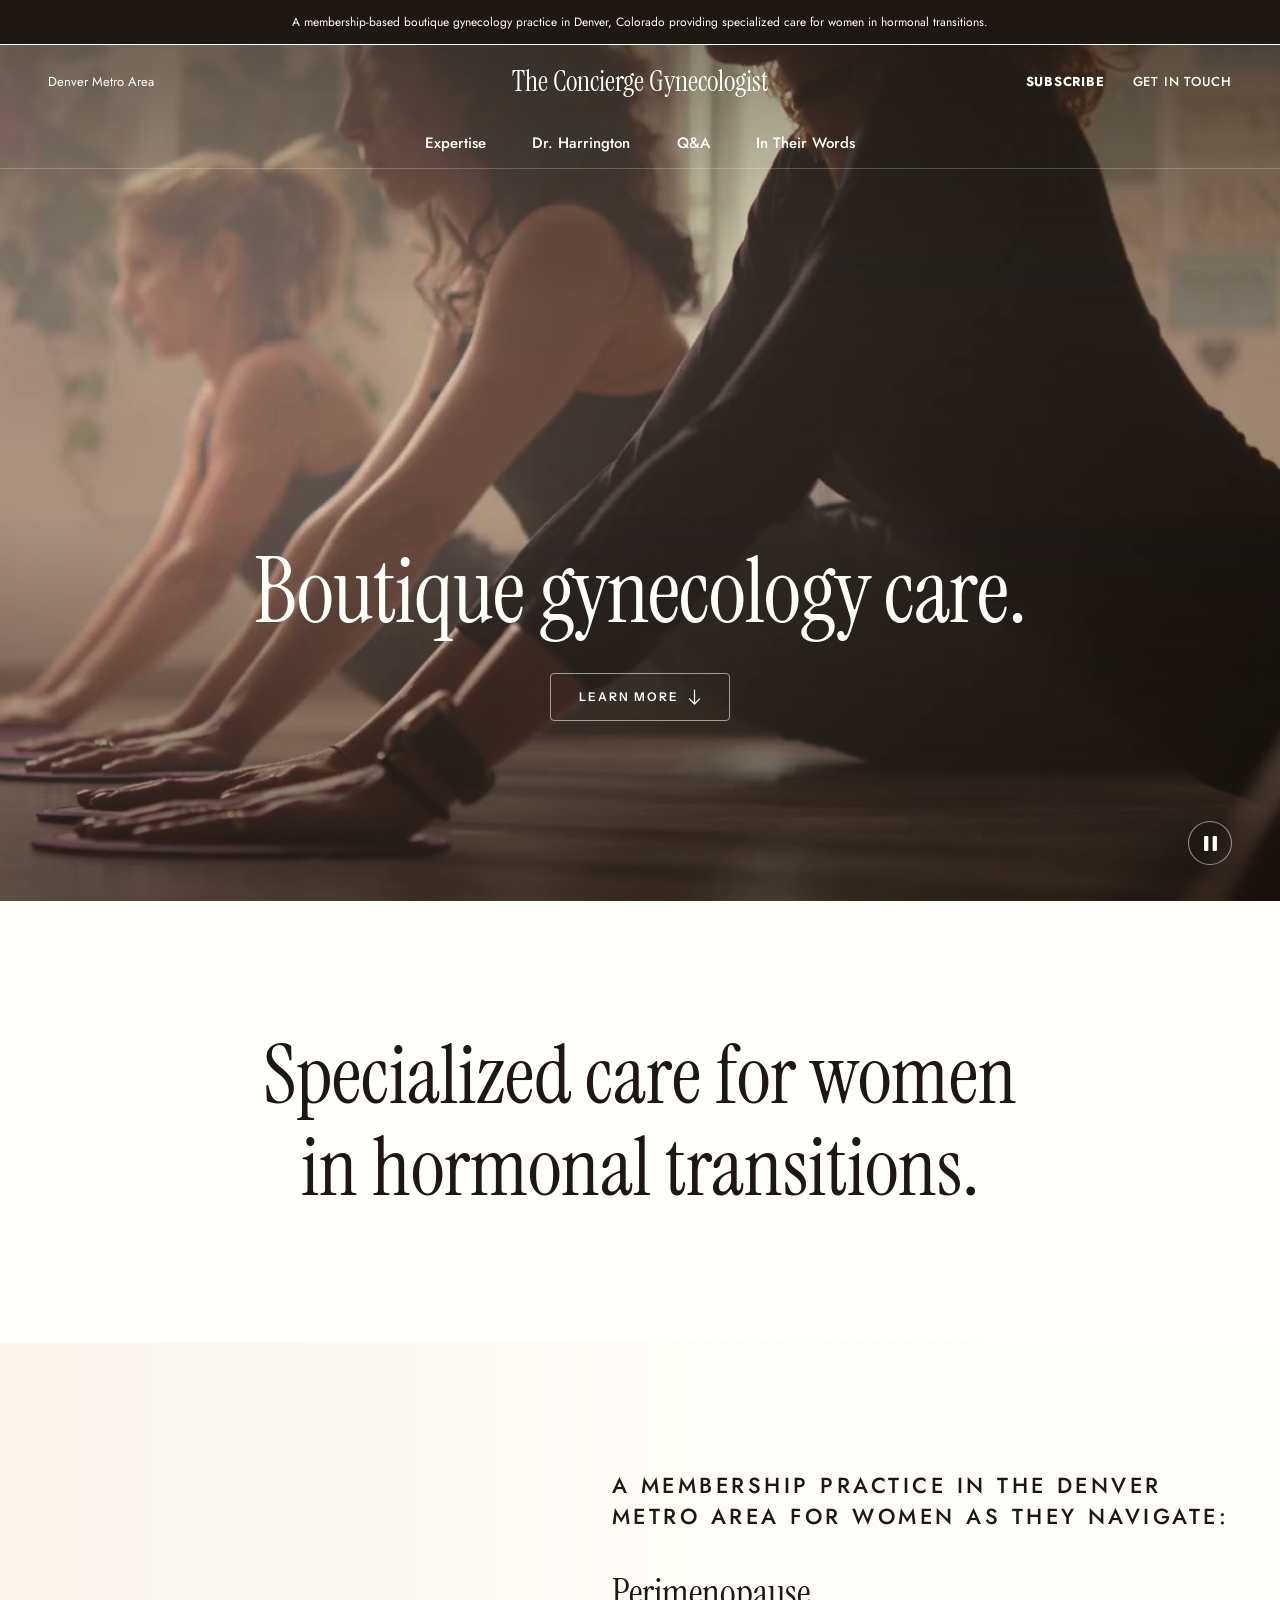
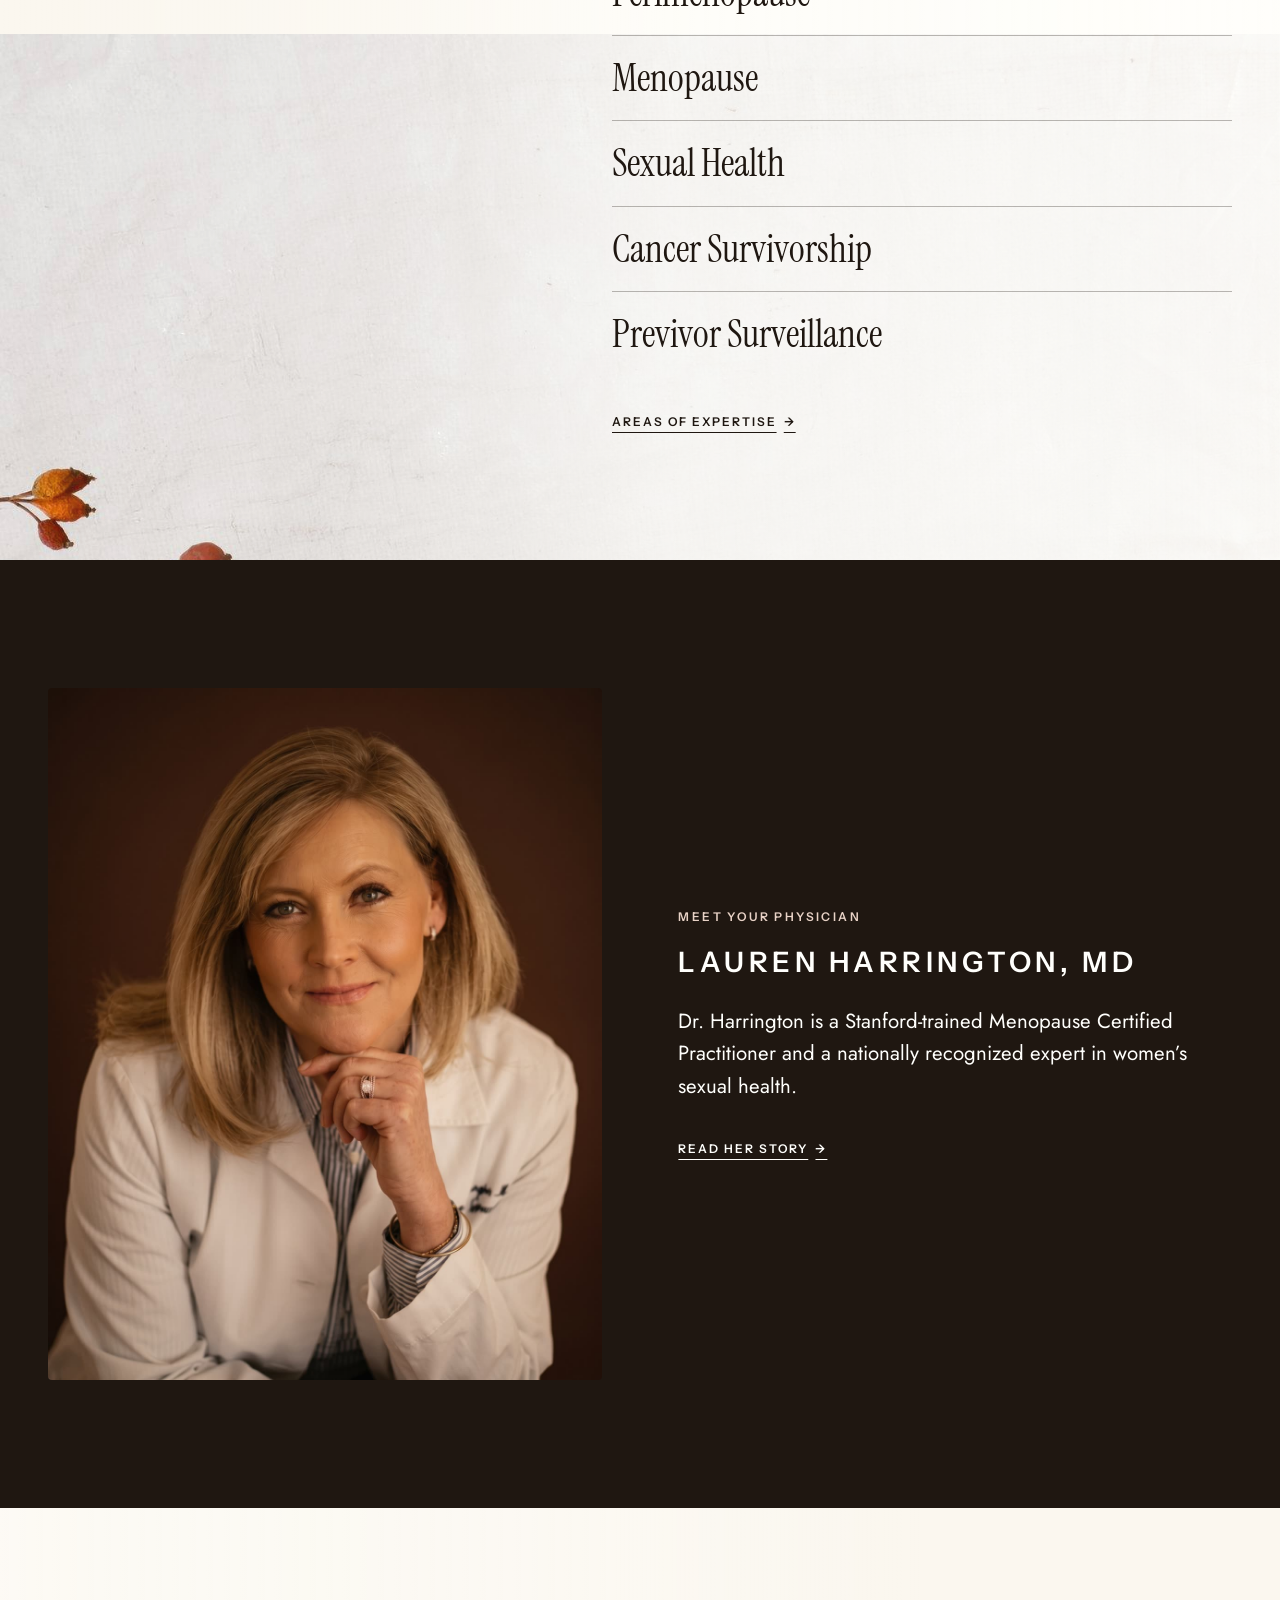
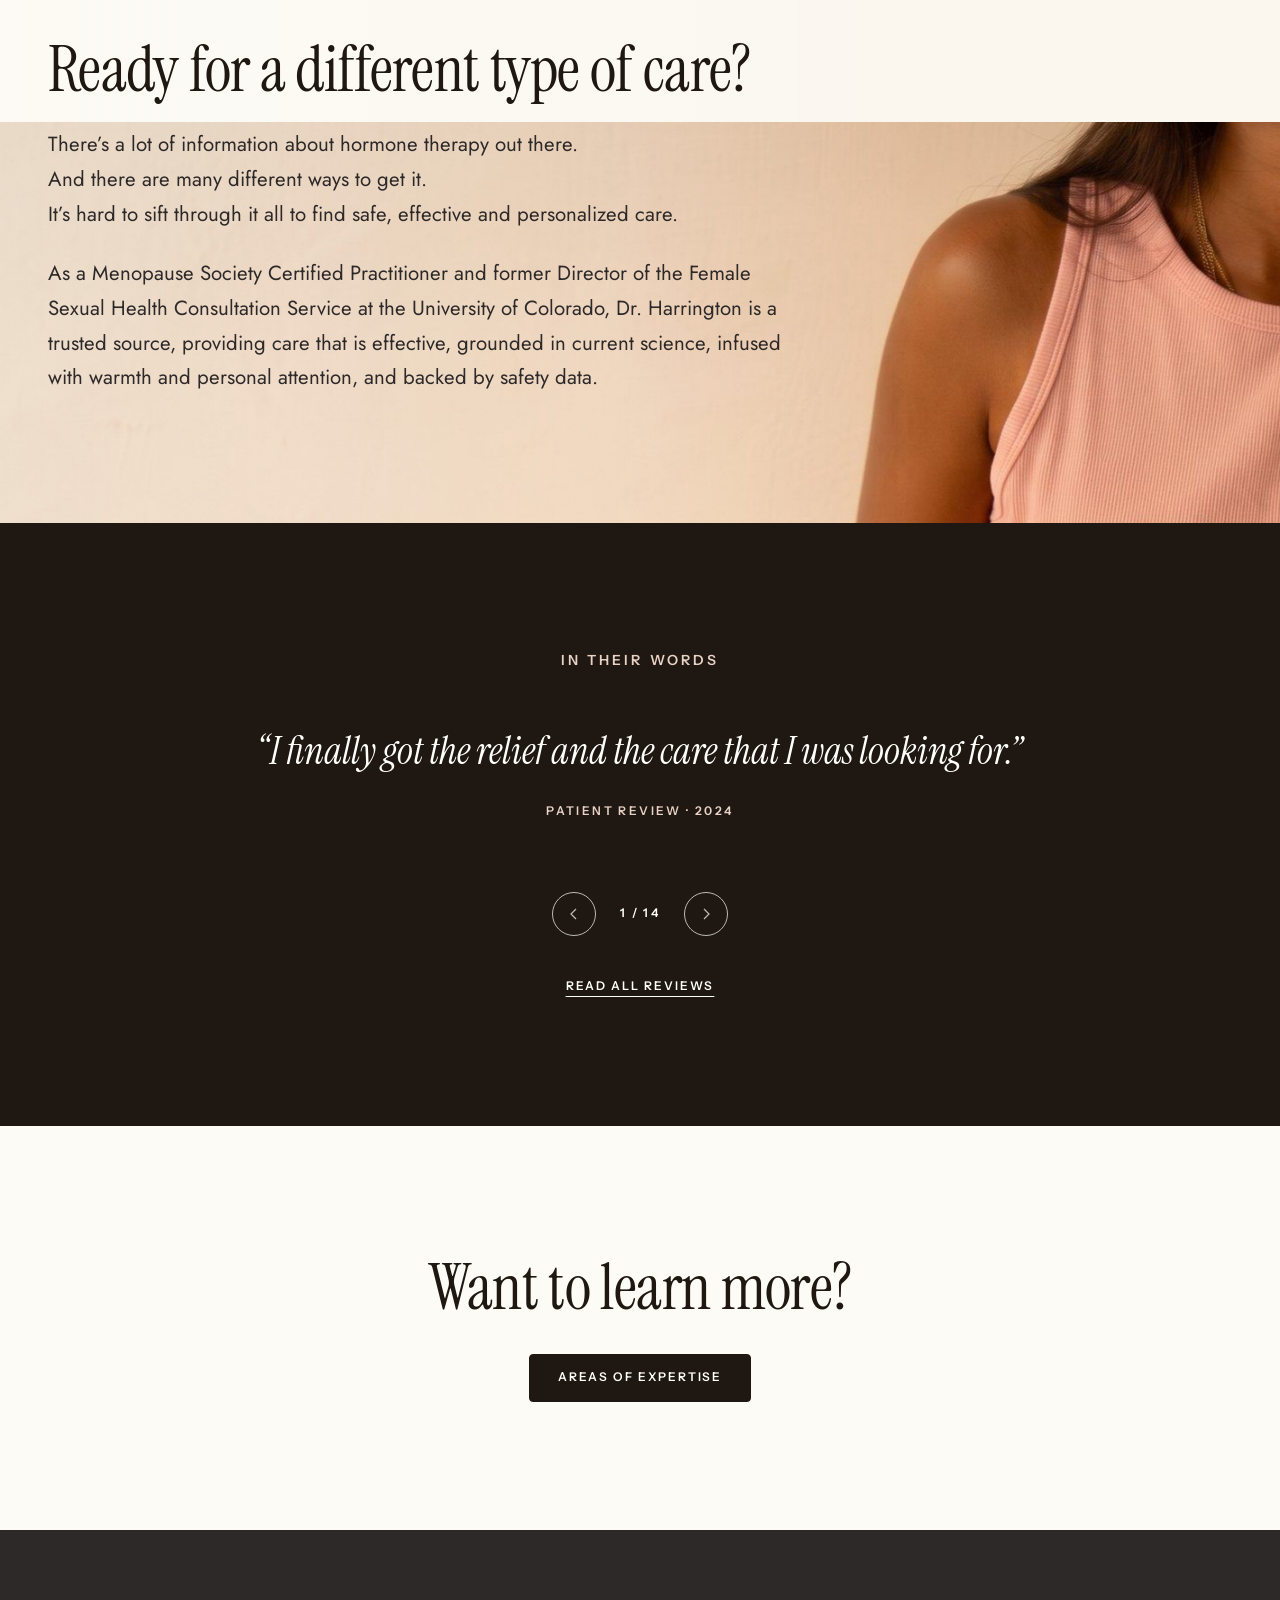
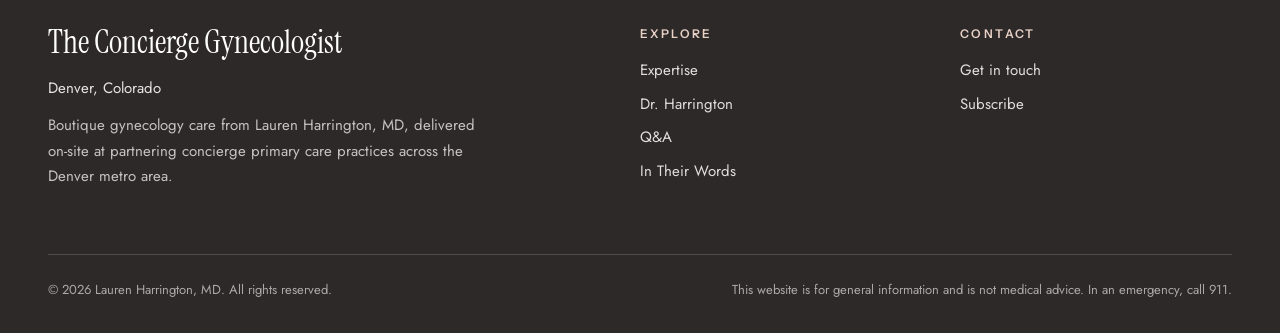
<file: index.html>
<!DOCTYPE html>
<html lang="en">
<head>
  <meta charset="UTF-8">
  <meta name="viewport" content="width=device-width, initial-scale=1">

  <title>The Concierge Gynecologist — Boutique Gynecology Care in Denver</title>
  <meta name="description" content="Specialized gynecologic care for women in hormonal transitions from Dr. Lauren Harrington, delivered on-site at concierge primary care practices across Denver.">
  <link rel="canonical" href="https://theconciergegynecologist.com/">
  <meta name="theme-color" content="#fffffc">
  <link rel="icon" href="/favicon.svg" type="image/svg+xml">

  <meta property="og:type" content="website">
  <meta property="og:site_name" content="The Concierge Gynecologist">
  <meta property="og:url" content="https://theconciergegynecologist.com/">
  <meta property="og:title" content="The Concierge Gynecologist — Boutique Gynecology Care">
  <meta property="og:description" content="Specialized care for women in hormonal transitions, delivered on-site at concierge primary care practices in Denver.">
  <meta property="og:image" content="https://theconciergegynecologist.com/images/team/dr-lauren-harrington.jpg">
  <meta name="twitter:card" content="summary_large_image">
  <meta name="geo.region" content="US-CO">
  <meta name="geo.placename" content="Denver">

  <link rel="preconnect" href="https://fonts.googleapis.com">
  <link rel="preconnect" href="https://fonts.gstatic.com" crossorigin>
  <link rel="stylesheet" href="https://fonts.googleapis.com/css2?family=Crimson+Pro:wght@500&family=Instrument+Sans:wght@600&family=Instrument+Serif:ital@0;1&family=Jost:wght@400;500;700&display=swap">
  <link rel="stylesheet" href="/styles.css">
  <script defer src="/script.js"></script>

  <script type="application/ld+json">
  {
    "@context": "https://schema.org",
    "@type": "MedicalBusiness",
    "name": "The Concierge Gynecologist",
    "url": "https://theconciergegynecologist.com/",
    "email": "contact@theconciergegynecologist.com",
    "description": "Boutique gynecology care for women in hormonal transitions, delivered on-site at partnering concierge primary care practices across the Denver metro area.",
    "image": "https://theconciergegynecologist.com/images/team/dr-lauren-harrington.jpg",
    "medicalSpecialty": "Gynecologic",
    "areaServed": { "@type": "AdministrativeArea", "name": "Denver metropolitan area, Colorado" },
    "founder": { "@type": "Person", "name": "Lauren Harrington, MD", "url": "https://theconciergegynecologist.com/dr-harrington/" }
  }
  </script>
</head>
<body class="page-home has-hero-media">
<!-- partial:header -->
<a class="skip-link" href="#main">Skip to content</a>

<div class="announcement" role="region" aria-label="Announcement">
  <p>A membership-based boutique gynecology practice in Denver, Colorado providing specialized care for women in hormonal transitions.</p>
</div>

<header class="site-header" data-header>
  <div class="site-header__top">
    <div class="site-header__utility">
      <button class="menu-toggle" type="button" aria-expanded="false" aria-controls="site-nav" data-menu-toggle>
        <span class="menu-toggle__bars" aria-hidden="true"></span>
        <span class="visually-hidden">Menu</span>
      </button>
      <span class="utility-text">Denver Metro Area</span>
    </div>

    <!-- TODO: replace text wordmark with logo SVG when provided -->
    <a class="wordmark" href="/">The Concierge Gynecologist</a>

    <div class="site-header__utility site-header__utility--right">
      <a class="utility-link utility-link--strong" href="/stay-in-touch/" data-open-inquire="updates">Subscribe</a>
      <a class="utility-link" href="/inquire/" data-open-inquire>Get in touch</a>
    </div>
  </div>

  <nav class="site-nav" id="site-nav" aria-label="Main">
    <ul class="site-nav__list">
      <li><a class="site-nav__link" href="/expertise/">Expertise</a></li>
      <li><a class="site-nav__link" href="/dr-harrington/">Dr. Harrington</a></li>
      <li><a class="site-nav__link" href="/questions/">Q&amp;A</a></li>
      <li><a class="site-nav__link" href="/in-their-words/">In Their Words</a></li>
      <!-- Below 900px the utility row has no space for these, so the menu
           carries them. Plain links, not panel triggers: a slide-out panel
           over an already full-screen menu is a poor place to land. -->
      <li class="site-nav__mobile-only"><a class="site-nav__link" href="/inquire/">Get in touch</a></li>
      <li class="site-nav__mobile-only"><a class="site-nav__link" href="/stay-in-touch/">Subscribe</a></li>
    </ul>
  </nav>
</header>
<!-- /partial:header -->

<main id="main">
  <!-- Hero: nine 2-second clips, crossfading. To swap or add one, encode it
       from videos/originals/ (see BRAND-GUIDE.md §5) and edit a slide below.
       The rotator plays each clip from the start when it becomes active. -->
  <section class="hero" data-rotator data-interval="2000" data-fade="800" aria-label="Introduction">
    <div class="hero__slides" data-rotator-track aria-hidden="true">
      <div class="hero__slide">
        <video muted playsinline loop preload="auto" poster="/images/hero/hero-1.jpg">
          <source src="/videos/hero-1.mp4" type="video/mp4">
        </video>
      </div>
      <div class="hero__slide">
        <video muted playsinline loop preload="auto" poster="/images/hero/hero-2.jpg">
          <source src="/videos/hero-2.mp4" type="video/mp4">
        </video>
      </div>
      <div class="hero__slide">
        <video muted playsinline loop preload="metadata" poster="/images/hero/hero-3.jpg">
          <source src="/videos/hero-3.mp4" type="video/mp4">
        </video>
      </div>
      <div class="hero__slide">
        <video muted playsinline loop preload="metadata" poster="/images/hero/hero-4.jpg">
          <source src="/videos/hero-4.mp4" type="video/mp4">
        </video>
      </div>
      <div class="hero__slide">
        <video muted playsinline loop preload="metadata" poster="/images/hero/hero-5.jpg">
          <source src="/videos/hero-5.mp4" type="video/mp4">
        </video>
      </div>
      <div class="hero__slide">
        <video muted playsinline loop preload="metadata" poster="/images/hero/hero-6.jpg">
          <source src="/videos/hero-6.mp4" type="video/mp4">
        </video>
      </div>
      <div class="hero__slide">
        <video muted playsinline loop preload="metadata" poster="/images/hero/hero-7.jpg">
          <source src="/videos/hero-7.mp4" type="video/mp4">
        </video>
      </div>
      <div class="hero__slide">
        <video muted playsinline loop preload="metadata" poster="/images/hero/hero-8.jpg">
          <source src="/videos/hero-8.mp4" type="video/mp4">
        </video>
      </div>
      <div class="hero__slide">
        <video muted playsinline loop preload="metadata" poster="/images/hero/hero-9.jpg">
          <source src="/videos/hero-9.mp4" type="video/mp4">
        </video>
      </div>
    </div>
    <button class="motion-toggle" type="button" aria-pressed="false" aria-label="Pause background motion" data-motion-toggle>
      <svg class="icon-pause" viewBox="0 0 12 14" fill="currentColor" aria-hidden="true"><rect width="4" height="14" rx="1"/><rect x="8" width="4" height="14" rx="1"/></svg>
      <svg class="icon-play" viewBox="0 0 12 14" fill="currentColor" aria-hidden="true"><path d="M0 0l12 7-12 7z"/></svg>
    </button>
    <div class="hero__content">
      <h1 class="title title--display">Boutique gynecology care.</h1>
      <a class="button button--ghost-light hero__cta" href="#statement">
        Learn more
        <svg viewBox="0 0 14 18" fill="none" stroke="currentColor" stroke-width="1.3" stroke-linecap="round" stroke-linejoin="round" aria-hidden="true"><path d="M7 1v15M1.5 10.5 7 16l5.5-5.5"/></svg>
      </a>
    </div>
  </section>

  <section class="section scroll-target" id="statement">
    <div class="container">
      <p class="statement__text">Specialized care for women in hormonal transitions.</p>
    </div>
  </section>

  <!-- Replaces the rotating "Our approach" panel, paused for now. Its markup
       is in git history and the .care-tabs styles are still in styles.css.
       The photograph is open on the right, which is where the copy sits; the
       gradient in .membership::after is what guarantees contrast there. -->
  <section class="section membership" data-parallax aria-labelledby="membership-title">
    <img class="membership__bg" data-parallax-layer src="/images/sections/membership.jpg" alt="" width="2340" height="1800" loading="lazy">
    <div class="container">
      <div class="membership__inner">
        <h2 class="membership-lead" id="membership-title">A membership practice in the Denver metro area for women as they navigate:</h2>
        <ul class="navigate-list">
          <li>Perimenopause</li>
          <li>Menopause</li>
          <li>Sexual Health</li>
          <li>Cancer Survivorship</li>
          <li>Previvor Surveillance</li>
        </ul>
        <div class="button-row">
          <a class="text-link" href="/expertise/">Areas of expertise <span aria-hidden="true">&rarr;</span></a>
        </div>
      </div>
    </div>
  </section>

  <section class="section section--dark" aria-labelledby="physician-title">
    <div class="container split">
      <div class="media-frame">
        <img src="/images/team/dr-lauren-harrington.jpg" alt="Portrait of Dr. Lauren Harrington" width="1024" height="1536" loading="lazy">
      </div>
      <div class="split__content">
        <p class="eyebrow">Meet your physician</p>
        <h2 class="physician-name" id="physician-title">Lauren Harrington, MD</h2>
        <div class="prose physician-bio">
          <p>Dr. Harrington is a Stanford-trained Menopause Certified Practitioner and a nationally recognized expert in women’s sexual health.</p>
        </div>
        <div class="button-row">
          <a class="text-link" href="/dr-harrington/">Read her story <span aria-hidden="true">&rarr;</span></a>
        </div>
      </div>
    </div>
  </section>

  <!-- Full-bleed photographic band. The image is decorative (alt=""); the
       scrim under .feature-band__inner is what keeps the ivory text at AA. -->
  <section class="section feature-band" data-parallax aria-labelledby="different-title">
    <img class="feature-band__bg" data-parallax-layer src="/images/sections/ready-for-different-care.jpg" alt="" width="2200" height="1228" loading="lazy">
    <div class="container">
      <div class="feature-band__inner">
        <h2 class="title" id="different-title">Ready for a different type of care?</h2>
        <p class="lede">There’s a lot of information about hormone therapy out there.<br>
          And there are many different ways to get it.<br>
          It’s hard to sift through it all to find safe, effective and personalized care.</p>
        <p class="lede">As a Menopause Society Certified Practitioner and former Director of the Female Sexual Health Consultation Service at the University of Colorado, Dr. Harrington is a trusted source, providing care that is effective, grounded in current science, infused with warmth and personal attention, and backed by safety data.</p>
      </div>
    </div>
  </section>

  <!-- Short verbatim excerpts; full reviews live on /in-their-words/ -->
  <section class="section section--dark reviews" data-rotator data-interval="6000" data-pause-on-hover aria-labelledby="reviews-title">
    <div class="container">
      <h2 class="eyebrow reviews__label" id="reviews-title">In their words</h2>
      <div class="reviews__track" data-rotator-track>
        <figure class="reviews__item"><blockquote class="quote"><p>“The most thorough, thoughtful, patient, and kind medical professional I have ever had the privilege of working with.”</p></blockquote><figcaption class="eyebrow">Patient review · 2022</figcaption></figure>
        <figure class="reviews__item"><blockquote class="quote"><p>“I felt very listened to and supported.”</p></blockquote><figcaption class="eyebrow">Patient review · 2022</figcaption></figure>
        <figure class="reviews__item"><blockquote class="quote"><p>“I trust her completely and she made me feel very comfortable.”</p></blockquote><figcaption class="eyebrow">Patient review · 2022</figcaption></figure>
        <figure class="reviews__item"><blockquote class="quote"><p>“I felt heard. I didn’t feel rushed at all.”</p></blockquote><figcaption class="eyebrow">Patient review · 2022</figcaption></figure>
        <figure class="reviews__item"><blockquote class="quote"><p>“She brings such a humanness to medicine.”</p></blockquote><figcaption class="eyebrow">Patient review · 2022</figcaption></figure>
        <figure class="reviews__item"><blockquote class="quote"><p>“Dr Harrington is the type of doctor I aspire to become.”</p></blockquote><figcaption class="eyebrow">Patient review · 2022</figcaption></figure>
        <figure class="reviews__item"><blockquote class="quote"><p>“Each visit never feels rushed.”</p></blockquote><figcaption class="eyebrow">Patient review · 2023</figcaption></figure>
        <figure class="reviews__item"><blockquote class="quote"><p>“Warm, professional, helpful, and easy to talk to.”</p></blockquote><figcaption class="eyebrow">Patient review · 2023</figcaption></figure>
        <figure class="reviews__item"><blockquote class="quote"><p>“It is such a relief to have a doctor who understands what is going on with me.”</p></blockquote><figcaption class="eyebrow">Patient review · 2023</figcaption></figure>
        <figure class="reviews__item"><blockquote class="quote"><p>“She listens intently to what you have to say.”</p></blockquote><figcaption class="eyebrow">Patient review · 2024</figcaption></figure>
        <figure class="reviews__item"><blockquote class="quote"><p>“She’ll spend as much time with you as you need.”</p></blockquote><figcaption class="eyebrow">Patient review · 2024</figcaption></figure>
        <figure class="reviews__item"><blockquote class="quote"><p>“Thank you Dr. Harrington, you have changed my life!”</p></blockquote><figcaption class="eyebrow">Patient review · 2024</figcaption></figure>
        <figure class="reviews__item"><blockquote class="quote"><p>“I finally got the relief and the care that I was looking for.”</p></blockquote><figcaption class="eyebrow">Patient review · 2024</figcaption></figure>
        <figure class="reviews__item"><blockquote class="quote"><p>“Absolutely outstanding Gynecologist, great listener, excellent bedside manner.”</p></blockquote><figcaption class="eyebrow">Patient review · 2025</figcaption></figure>
      </div>
      <div class="reviews__controls">
        <button class="icon-button" type="button" data-rotator-prev>
          <svg viewBox="0 0 16 16" fill="none" stroke="currentColor" stroke-width="1.25" aria-hidden="true"><path d="M10 3 5 8l5 5"/></svg>
          <span class="visually-hidden">Previous review</span>
        </button>
        <span class="reviews__count" data-rotator-count aria-hidden="true">1 / 14</span>
        <button class="icon-button" type="button" data-rotator-next>
          <svg viewBox="0 0 16 16" fill="none" stroke="currentColor" stroke-width="1.25" aria-hidden="true"><path d="m6 3 5 5-5 5"/></svg>
          <span class="visually-hidden">Next review</span>
        </button>
      </div>
      <a class="text-link reviews__more" href="/in-their-words/">Read all reviews</a>
    </div>
  </section>

  <!-- Closing call to action. Same parallax band as the others; the photograph
       is pale, so this is the light treatment — espresso type over an ivory
       wash that lifts the darkest capsule shadows clear of AA. -->
  <section class="section cta-band" data-parallax aria-labelledby="learn-more-title">
    <img class="cta-band__bg" data-parallax-layer src="/images/sections/learn-more.jpg" alt="" width="2000" height="1212" loading="lazy">
    <div class="container">
      <div class="section-intro section-intro--center">
        <h2 class="title" id="learn-more-title">Want to learn more?</h2>
        <div class="button-row">
          <a class="button" href="/expertise/">Areas of expertise</a>
        </div>
      </div>
    </div>
  </section>
</main>

<!-- partial:footer -->
<footer class="site-footer">
  <div class="container site-footer__grid">
    <div>
      <a class="wordmark" href="/">The Concierge Gynecologist</a>
      <p class="site-footer__place">Denver, Colorado</p>
      <p class="site-footer__tagline">Boutique gynecology care from Lauren Harrington, MD, delivered on-site at partnering concierge primary care practices across the Denver metro area.</p>
    </div>
    <nav aria-label="Footer">
      <p class="eyebrow">Explore</p>
      <ul class="site-footer__list">
        <li><a href="/expertise/">Expertise</a></li>
        <li><a href="/dr-harrington/">Dr. Harrington</a></li>
        <li><a href="/questions/">Q&amp;A</a></li>
        <li><a href="/in-their-words/">In Their Words</a></li>
      </ul>
    </nav>
    <div>
      <p class="eyebrow">Contact</p>
      <ul class="site-footer__list">
        <li><a href="/inquire/" data-open-inquire>Get in touch</a></li>
        <li><a href="/stay-in-touch/" data-open-inquire="updates">Subscribe</a></li>
      </ul>
    </div>
  </div>
  <div class="container">
    <div class="site-footer__legal">
      <p>© <span data-year>2026</span> Lauren Harrington, MD. All rights reserved.</p>
      <p>This website is for general information and is not medical advice. In an emergency, call 911.</p>
    </div>
  </div>
</footer>
<!-- /partial:footer -->

<!-- partial:inquire-panel -->
<!-- One panel, two independent modes. [data-open-inquire] opens the inquiry
     form; [data-open-inquire="updates"] opens the sign-up. Only one is ever
     shown — they are separate forms, never stacked. See script.js. -->
<div class="inquire-panel" data-inquire-panel inert>
  <div class="inquire-panel__backdrop" data-close-inquire></div>

  <div class="inquire-panel__sheet" role="dialog" aria-modal="true" aria-labelledby="panel-inquiry-title">
    <button class="inquire-panel__close" type="button" data-close-inquire>
      <svg viewBox="0 0 18 18" fill="none" stroke="currentColor" stroke-width="1.25" aria-hidden="true"><path d="M1 1l16 16M17 1L1 17"/></svg>
      <span class="visually-hidden">Close</span>
    </button>

    <section class="inquire-panel__mode" data-panel-mode="inquiry">
      <p class="eyebrow">Get in touch</p>
      <h2 class="title" id="panel-inquiry-title">Do you have a specific question or inquiry?</h2>
      <p class="lede">Reach Dr. Harrington’s team directly. No medical questions or advice, please.</p>

      <form class="form" name="inquiry" method="POST" data-netlify="true" netlify-honeypot="bot-field" data-form>
        <input type="hidden" name="form-name" value="inquiry">
        <p class="visually-hidden"><label>Leave this empty <input name="bot-field" tabindex="-1" autocomplete="off"></label></p>

        <div class="form__row">
          <div class="field">
            <label for="panel-first-name">First name</label>
            <input id="panel-first-name" name="first-name" autocomplete="given-name" required data-panel-focus>
          </div>
          <div class="field">
            <label for="panel-last-name">Last name</label>
            <input id="panel-last-name" name="last-name" autocomplete="family-name" required>
          </div>
        </div>
        <div class="field">
          <label for="panel-email">Email address</label>
          <input id="panel-email" name="email" type="email" autocomplete="email" required>
        </div>
        <div class="field">
          <label for="panel-phone">Phone number <span class="field__optional">(optional)</span></label>
          <input id="panel-phone" name="phone" type="tel" autocomplete="tel">
        </div>
        <div class="field">
          <label for="panel-message">Message</label>
          <textarea id="panel-message" name="message" rows="4"></textarea>
        </div>
        <label class="checkbox">
          <input type="checkbox" name="updates-opt-in" value="yes">
          <span>I’d like to receive occasional updates — new partnerships, availability, and practice news.</span>
        </label>
        <p class="form__note">Please don’t include personal medical details. This form isn’t monitored for urgent needs. If you’re experiencing a medical emergency, call 911.</p>
        <div class="form__actions">
          <button class="button" type="submit">Send inquiry</button>
          <p class="form__status" role="status" aria-live="polite" data-form-status></p>
        </div>
      </form>
    </section>

    <section class="inquire-panel__mode" data-panel-mode="updates" hidden>
      <p class="eyebrow">Subscribe</p>
      <h2 class="title" id="panel-updates-title">Want to know more</h2>
      <p class="lede">Subscribe to Dr. Harrington’s newsletter for information about how to become a patient, announcements about new practice locations, and current news in hormone health.</p>

      <form class="form" name="updates" method="POST" data-netlify="true" netlify-honeypot="bot-field" data-form data-success="You’re on the list. Thank you.">
        <input type="hidden" name="form-name" value="updates">
        <p class="visually-hidden"><label>Leave this empty <input name="bot-field" tabindex="-1" autocomplete="off"></label></p>
        <div class="field">
          <label for="panel-updates-name">Name</label>
          <input id="panel-updates-name" name="name" autocomplete="name" required data-panel-focus>
        </div>
        <div class="field">
          <label for="panel-updates-email">Email</label>
          <input id="panel-updates-email" name="email" type="email" autocomplete="email" required>
        </div>
        <div class="form__actions">
          <button class="button" type="submit">Subscribe</button>
          <p class="form__status" role="status" aria-live="polite" data-form-status></p>
        </div>
      </form>
    </section>
  </div>
</div>
<!-- /partial:inquire-panel -->
</body>
</html>
</file>
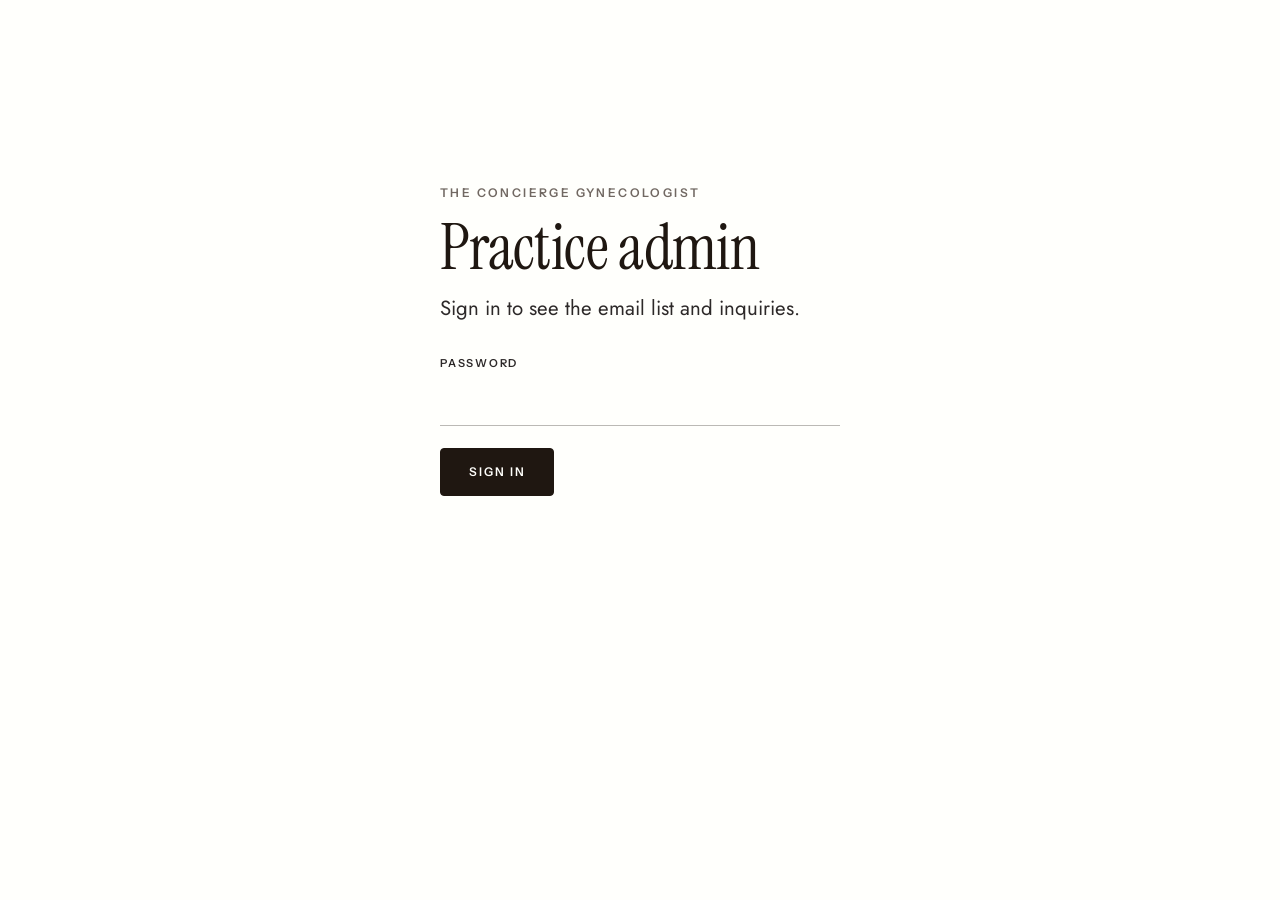
<file: admin/index.html>
<!DOCTYPE html>
<html lang="en">
<head>
  <meta charset="UTF-8">
  <meta name="viewport" content="width=device-width, initial-scale=1">
  <title>Admin — The Concierge Gynecologist</title>
  <meta name="robots" content="noindex, nofollow">
  <link rel="icon" href="/favicon.svg" type="image/svg+xml">
  <link rel="preconnect" href="https://fonts.googleapis.com">
  <link rel="preconnect" href="https://fonts.gstatic.com" crossorigin>
  <link rel="stylesheet" href="https://fonts.googleapis.com/css2?family=Crimson+Pro:wght@500&family=Instrument+Sans:wght@600&family=Instrument+Serif:ital@0;1&family=Jost:wght@400;500;700&display=swap">
  <link rel="stylesheet" href="/styles.css">
  <style>
    .admin { max-width: 1040px; margin-inline: auto; padding: clamp(40px, 6vw, 80px) var(--gutter); }
    .admin__head { display: flex; flex-wrap: wrap; gap: 16px; align-items: baseline; justify-content: space-between; margin-bottom: 40px; }
    .stat-grid { display: grid; grid-template-columns: repeat(auto-fit, minmax(200px, 1fr)); gap: 16px; margin-bottom: 44px; }
    .stat { padding: 24px; background: var(--cream); border: 1px solid var(--color-line); border-radius: var(--radius); }
    .stat__n { font-family: var(--font-title); font-size: 3rem; line-height: 1; margin-top: 10px; }
    .stat__sub { font-size: var(--text-small); color: var(--taupe); margin-top: 8px; }
    .panel { border-top: 1px solid var(--color-line-strong); padding-top: 28px; margin-bottom: 44px; }
    .panel__head { display: flex; flex-wrap: wrap; gap: 12px; align-items: baseline; justify-content: space-between; margin-bottom: 18px; }
    table { width: 100%; border-collapse: collapse; font-size: var(--text-small); }
    th { text-align: left; font-family: var(--font-subtitle); font-weight: 600; font-size: 0.6875rem; letter-spacing: 0.16em; text-transform: uppercase; color: var(--charcoal); padding-bottom: 10px; }
    td { padding: 12px 12px 12px 0; border-top: 1px solid var(--color-line); vertical-align: top; }
    td.msg { color: var(--charcoal); max-width: 380px; }
    .empty { color: var(--taupe); padding: 18px 0; }
    .note { padding: 20px 24px; background: var(--blush); border-radius: var(--radius); font-size: var(--text-small); line-height: 1.6; }
    .login { max-width: 400px; margin: clamp(60px, 12vh, 140px) auto; }
    .error { color: #8c2f1d; font-size: var(--text-small); min-height: 1.4em; }
    [hidden] { display: none !important; }
  </style>
</head>
<body class="page-admin">
<main id="main" class="admin">

  <section class="login" id="login">
    <p class="eyebrow">The Concierge Gynecologist</p>
    <h1 class="title" style="margin-top:12px">Practice admin</h1>
    <p class="lede" style="margin:10px 0 28px">Sign in to see the email list and inquiries.</p>
    <form class="form" id="login-form">
      <div class="field">
        <label for="password">Password</label>
        <input id="password" name="password" type="password" autocomplete="current-password" required>
      </div>
      <div class="form__actions">
        <button class="button" type="submit" id="login-btn">Sign in</button>
        <p class="error" id="login-error" role="status" aria-live="polite"></p>
      </div>
    </form>
  </section>

  <div id="dashboard" hidden>
    <div class="admin__head">
      <div>
        <p class="eyebrow">Practice admin</p>
        <h1 class="title" style="margin-top:10px">Overview</h1>
      </div>
      <button class="button button--ghost" type="button" id="signout">Sign out</button>
    </div>

    <div class="stat-grid">
      <div class="stat">
        <p class="eyebrow">Email list</p>
        <p class="stat__n" id="s-subs">—</p>
        <p class="stat__sub" id="s-subs-sub"></p>
      </div>
      <div class="stat">
        <p class="eyebrow">Inquiries</p>
        <p class="stat__n" id="s-inq">—</p>
        <p class="stat__sub" id="s-inq-sub"></p>
      </div>
      <div class="stat">
        <p class="eyebrow">Opted in via inquiry</p>
        <p class="stat__n" id="s-opt">—</p>
        <p class="stat__sub">Ticked the updates box</p>
      </div>
      <div class="stat">
        <p class="eyebrow">Last published</p>
        <p class="stat__n" id="s-pub" style="font-size:1.5rem">—</p>
        <p class="stat__sub" id="s-site"></p>
      </div>
    </div>

    <section class="panel">
      <div class="panel__head">
        <h2 class="heading">Email list</h2>
        <button class="button button--ghost" type="button" id="export-csv">Export CSV</button>
      </div>
      <div id="subs-table"></div>
    </section>

    <section class="panel">
      <div class="panel__head"><h2 class="heading">Recent inquiries</h2></div>
      <div id="inq-table"></div>
    </section>

    <section class="panel">
      <div class="panel__head"><h2 class="heading">Visitor traffic</h2></div>
      <p class="note">
        Page views aren’t shown here because this site doesn’t collect them. To add traffic numbers, either
        turn on <strong>Netlify Analytics</strong> (server-side, no cookies, about $9/month — Site configuration →
        Analytics), or add a privacy-first tool such as <strong>Plausible</strong> or <strong>Fathom</strong>.
        Both avoid cookie banners. Tell your developer which you’d like and it can be wired in.
      </p>
    </section>
  </div>
</main>

<script>
(() => {
  const $ = (id) => document.getElementById(id);
  const KEY = 'tcg-admin';
  let data = null;

  const fmtDate = (iso) => iso ? new Date(iso).toLocaleDateString('en-US', { month: 'short', day: 'numeric', year: 'numeric' }) : '—';

  function table(entries, kind) {
    if (!entries.length) return '<p class="empty">Nothing yet.</p>';
    const rows = entries.slice(0, 100).map((e) => `
      <tr>
        <td>${esc(e.name) || '—'}</td>
        <td><a href="mailto:${esc(e.email)}">${esc(e.email)}</a></td>
        ${kind === 'inq' ? `<td class="msg">${esc(e.message) || '—'}</td>` : ''}
        <td>${fmtDate(e.date)}</td>
      </tr>`).join('');
    return `<table><thead><tr><th>Name</th><th>Email</th>${kind === 'inq' ? '<th>Message</th>' : ''}<th>Date</th></tr></thead><tbody>${rows}</tbody></table>`;
  }
  const esc = (s = '') => String(s).replace(/[&<>"']/g, (c) => ({ '&': '&amp;', '<': '&lt;', '>': '&gt;', '"': '&quot;', "'": '&#39;' }[c]));

  function render(d) {
    data = d;
    $('login').hidden = true;
    $('dashboard').hidden = false;
    $('s-subs').textContent = d.subscribers.total;
    $('s-subs-sub').textContent = `${d.subscribers.last30} in the last 30 days`;
    $('s-inq').textContent = d.inquiries.total;
    $('s-inq-sub').textContent = `${d.inquiries.last30} in the last 30 days`;
    $('s-opt').textContent = d.optInCount;
    $('s-pub').textContent = fmtDate(d.site.lastPublished);
    $('s-site').textContent = d.site.url ? d.site.url.replace(/^https?:\/\//, '') : '';
    $('subs-table').innerHTML = table(d.subscribers.entries, 'subs');
    $('inq-table').innerHTML = table(d.inquiries.entries, 'inq');
  }

  async function load(password) {
    const res = await fetch('/.netlify/functions/admin-data', {
      method: 'POST',
      headers: { 'Content-Type': 'application/json' },
      body: JSON.stringify({ password }),
    });
    const body = await res.json().catch(() => ({ error: 'Unexpected response' }));
    if (!res.ok) throw new Error(body.error || `Error ${res.status}`);
    return body;
  }

  $('login-form').addEventListener('submit', async (e) => {
    e.preventDefault();
    const pw = $('password').value;
    $('login-btn').disabled = true;
    $('login-error').textContent = 'Checking…';
    try {
      render(await load(pw));
      sessionStorage.setItem(KEY, pw);
      $('login-error').textContent = '';
    } catch (err) {
      $('login-error').textContent = err.message;
    } finally {
      $('login-btn').disabled = false;
    }
  });

  $('signout').addEventListener('click', () => {
    sessionStorage.removeItem(KEY);
    location.reload();
  });

  $('export-csv').addEventListener('click', () => {
    if (!data) return;
    const rows = [['Name', 'Email', 'Date'], ...data.subscribers.entries.map((e) => [e.name, e.email, e.date])];
    const csv = rows.map((r) => r.map((c) => `"${String(c ?? '').replace(/"/g, '""')}"`).join(',')).join('\n');
    const url = URL.createObjectURL(new Blob([csv], { type: 'text/csv' }));
    const a = document.createElement('a');
    a.href = url;
    a.download = `email-list-${new Date().toISOString().slice(0, 10)}.csv`;
    a.click();
    URL.revokeObjectURL(url);
  });

  // Resume the session on reload
  const saved = sessionStorage.getItem(KEY);
  if (saved) load(saved).then(render).catch(() => sessionStorage.removeItem(KEY));
})();
</script>
</body>
</html>
</file>
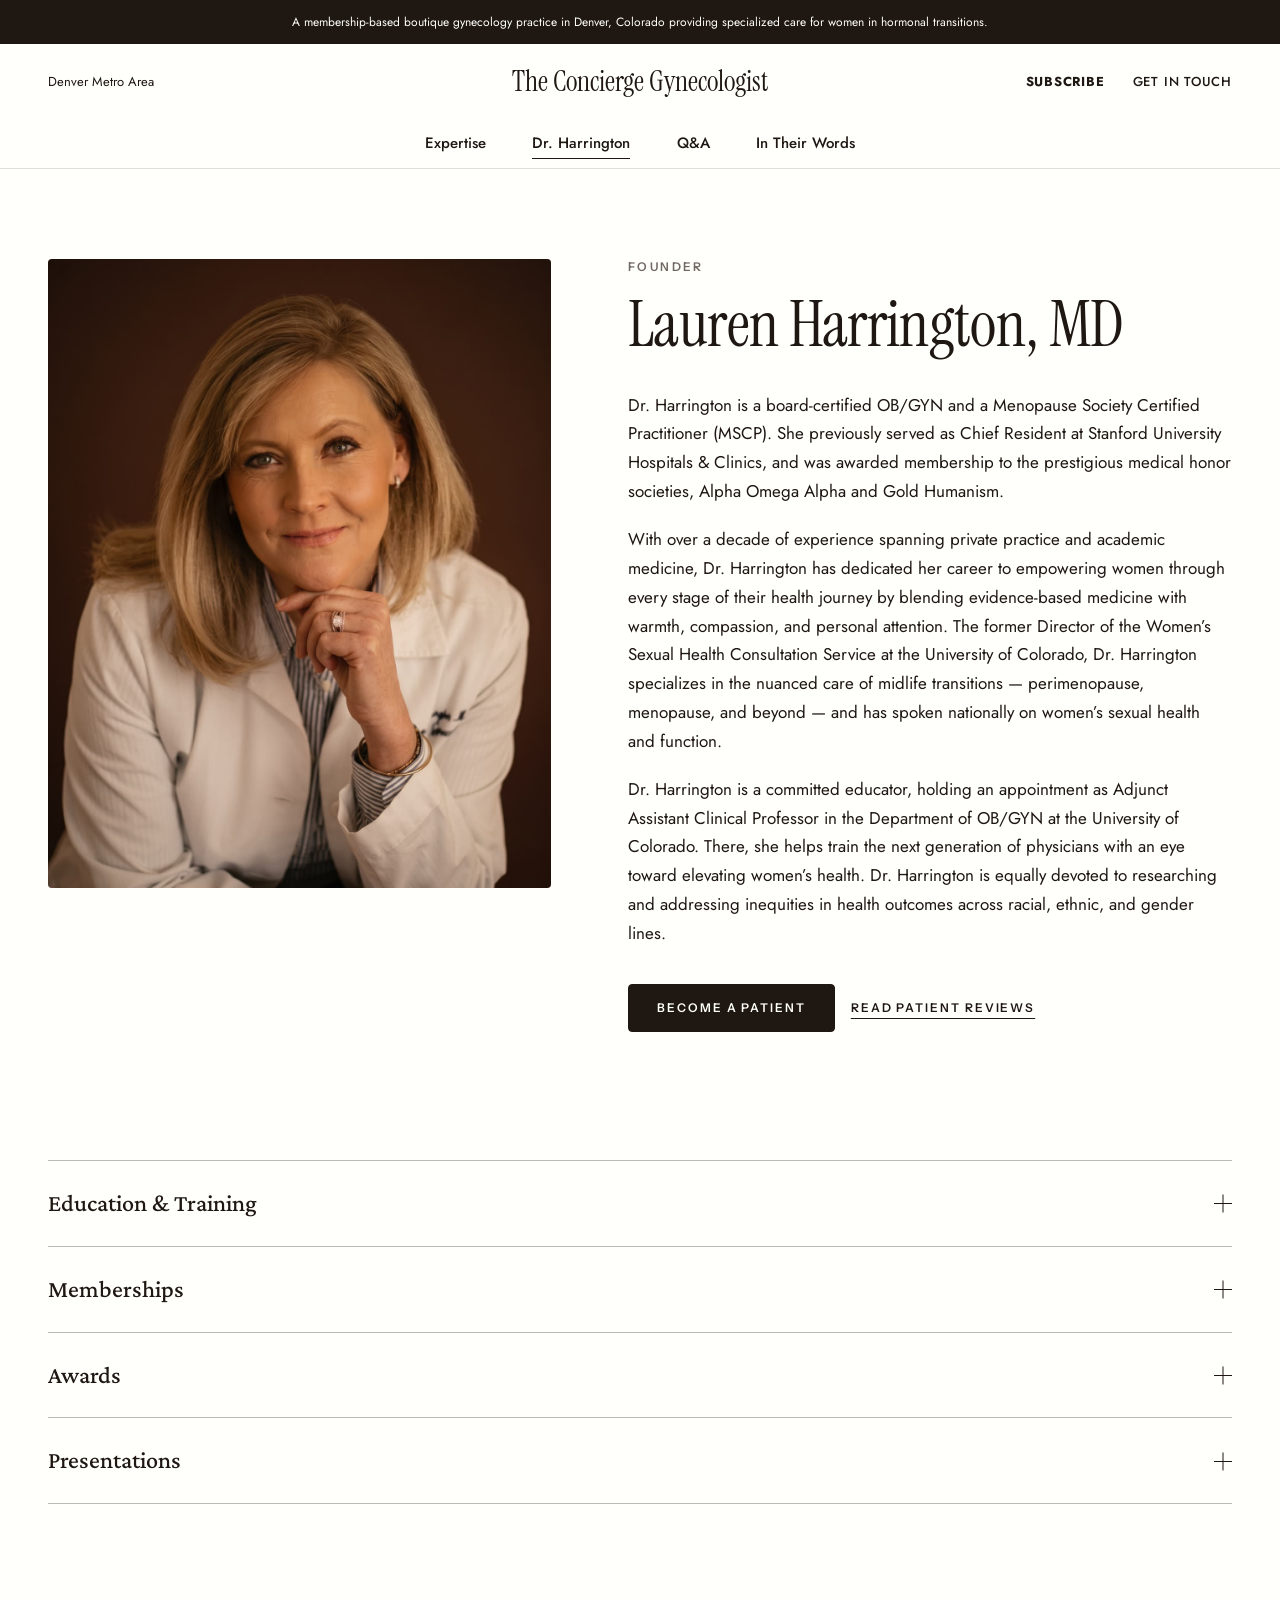
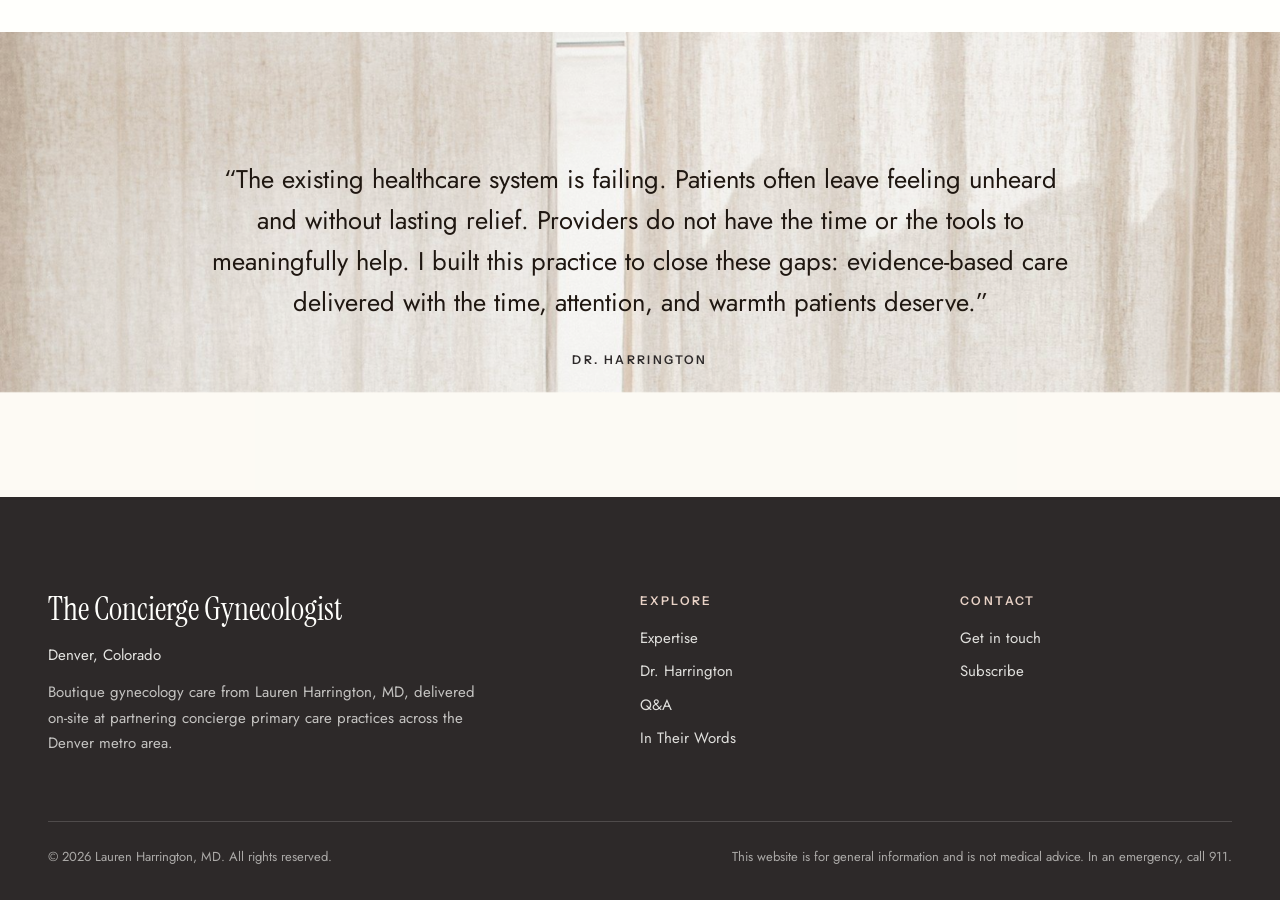
<file: dr-harrington/index.html>
<!DOCTYPE html>
<html lang="en">
<head>
  <meta charset="UTF-8">
  <meta name="viewport" content="width=device-width, initial-scale=1">

  <title>Dr. Lauren Harrington, MD — The Concierge Gynecologist</title>
  <meta name="description" content="Dr. Lauren Harrington is a board-certified OB/GYN and Menopause Society Certified Practitioner, former Chief Resident at Stanford and Adjunct Assistant Clinical Professor at the University of Colorado, specializing in perimenopause and menopause care.">
  <link rel="canonical" href="https://theconciergegynecologist.com/dr-harrington/">
  <meta name="theme-color" content="#fffffc">
  <link rel="icon" href="/favicon.svg" type="image/svg+xml">

  <meta property="og:type" content="profile">
  <meta property="og:site_name" content="The Concierge Gynecologist">
  <meta property="og:url" content="https://theconciergegynecologist.com/dr-harrington/">
  <meta property="og:title" content="Dr. Lauren Harrington, MD">
  <meta property="og:description" content="Board-certified OB/GYN and Menopause Society Certified Practitioner (MSCP), former Chief Resident at Stanford.">
  <meta property="og:image" content="https://theconciergegynecologist.com/images/team/dr-lauren-harrington.jpg">
  <meta name="twitter:card" content="summary_large_image">

  <link rel="preconnect" href="https://fonts.googleapis.com">
  <link rel="preconnect" href="https://fonts.gstatic.com" crossorigin>
  <link rel="stylesheet" href="https://fonts.googleapis.com/css2?family=Crimson+Pro:wght@500&family=Instrument+Sans:wght@600&family=Instrument+Serif:ital@0;1&family=Jost:wght@400;500;700&display=swap">
  <link rel="stylesheet" href="/styles.css">
  <script defer src="/script.js"></script>

  <script type="application/ld+json">
  {
    "@context": "https://schema.org",
    "@type": "Person",
    "name": "Lauren Harrington",
    "honorificSuffix": "MD",
    "jobTitle": "Obstetrician-Gynecologist",
    "url": "https://theconciergegynecologist.com/dr-harrington/",
    "image": "https://theconciergegynecologist.com/images/team/dr-lauren-harrington.jpg",
    "email": "contact@theconciergegynecologist.com",
    "alumniOf": [
      { "@type": "CollegeOrUniversity", "name": "Williams College" },
      { "@type": "CollegeOrUniversity", "name": "University of Colorado" },
      { "@type": "CollegeOrUniversity", "name": "Stanford University" }
    ],
    "memberOf": [
      { "@type": "Organization", "name": "The Menopause Society" },
      { "@type": "Organization", "name": "International Society for the Study of Women's Sexual Health" },
      { "@type": "Organization", "name": "American College of Obstetricians and Gynecologists" },
      { "@type": "Organization", "name": "Alpha Omega Alpha Honor Medical Society" },
      { "@type": "Organization", "name": "Gold Humanism Honor Society" }
    ],
    "affiliation": {
      "@type": "CollegeOrUniversity",
      "name": "University of Colorado",
      "department": { "@type": "Organization", "name": "Department of Obstetrics and Gynecology" }
    },
    "hasCredential": [
      { "@type": "EducationalOccupationalCredential", "name": "Menopause Society Certified Practitioner (MSCP)" },
      { "@type": "EducationalOccupationalCredential", "name": "Board Certification, Obstetrics and Gynecology" }
    ]
  }
  </script>
</head>
<body class="page-dr-harrington">
<!-- partial:header -->
<a class="skip-link" href="#main">Skip to content</a>

<div class="announcement" role="region" aria-label="Announcement">
  <p>A membership-based boutique gynecology practice in Denver, Colorado providing specialized care for women in hormonal transitions.</p>
</div>

<header class="site-header" data-header>
  <div class="site-header__top">
    <div class="site-header__utility">
      <button class="menu-toggle" type="button" aria-expanded="false" aria-controls="site-nav" data-menu-toggle>
        <span class="menu-toggle__bars" aria-hidden="true"></span>
        <span class="visually-hidden">Menu</span>
      </button>
      <span class="utility-text">Denver Metro Area</span>
    </div>

    <!-- TODO: replace text wordmark with logo SVG when provided -->
    <a class="wordmark" href="/">The Concierge Gynecologist</a>

    <div class="site-header__utility site-header__utility--right">
      <a class="utility-link utility-link--strong" href="/stay-in-touch/" data-open-inquire="updates">Subscribe</a>
      <a class="utility-link" href="/inquire/" data-open-inquire>Get in touch</a>
    </div>
  </div>

  <nav class="site-nav" id="site-nav" aria-label="Main">
    <ul class="site-nav__list">
      <li><a class="site-nav__link" href="/expertise/">Expertise</a></li>
      <li><a class="site-nav__link" href="/dr-harrington/" aria-current="page">Dr. Harrington</a></li>
      <li><a class="site-nav__link" href="/questions/">Q&amp;A</a></li>
      <li><a class="site-nav__link" href="/in-their-words/">In Their Words</a></li>
      <!-- Below 900px the utility row has no space for these, so the menu
           carries them. Plain links, not panel triggers: a slide-out panel
           over an already full-screen menu is a poor place to land. -->
      <li class="site-nav__mobile-only"><a class="site-nav__link" href="/inquire/">Get in touch</a></li>
      <li class="site-nav__mobile-only"><a class="site-nav__link" href="/stay-in-touch/">Subscribe</a></li>
    </ul>
  </nav>
</header>
<!-- /partial:header -->

<main id="main">
  <div class="container profile">
    <div class="profile__photo">
      <img src="/images/team/dr-lauren-harrington.jpg" alt="Portrait of Dr. Lauren Harrington in a white coat" width="1024" height="1536" fetchpriority="high">
    </div>

    <div class="profile__body">
      <p class="eyebrow">Founder</p>
      <h1 class="title">Lauren Harrington, MD</h1>
      <div class="prose">
        <p>Dr. Harrington is a board-certified OB/GYN and a Menopause Society Certified Practitioner (MSCP). She previously served as Chief Resident at Stanford University Hospitals &amp; Clinics, and was awarded membership to the prestigious medical honor societies, Alpha Omega Alpha and Gold Humanism.</p>
        <p>With over a decade of experience spanning private practice and academic medicine, Dr. Harrington has dedicated her career to empowering women through every stage of their health journey by blending evidence-based medicine with warmth, compassion, and personal attention. The former Director of the Women’s Sexual Health Consultation Service at the University of Colorado, Dr. Harrington specializes in the nuanced care of midlife transitions — perimenopause, menopause, and beyond — and has spoken nationally on women’s sexual health and function.</p>
        <p>Dr. Harrington is a committed educator, holding an appointment as Adjunct Assistant Clinical Professor in the Department of OB/GYN at the University of Colorado. There, she helps train the next generation of physicians with an eye toward elevating women’s health. Dr. Harrington is equally devoted to researching and addressing inequities in health outcomes across racial, ethnic, and gender lines.</p>
      </div>
      <div class="button-row">
        <a class="button" href="/stay-in-touch/" data-open-inquire="updates">Become a patient</a>
        <a class="text-link" href="/in-their-words/">Read patient reviews</a>
      </div>
    </div>
  </div>

  <!-- Credential groups are native <details> so they fold open without JS -->
  <div class="container credentials" data-hover-open>
    <details class="credential-group">
      <summary class="credential-group__summary">
        <h2 class="heading heading--sm">Education &amp; Training</h2>
        <span class="credential-group__icon" aria-hidden="true"></span>
      </summary>
      <div class="credential-group__body">
        <ul class="credential-list">
          <li><span>BA, Highest Honors<span class="credential-list__detail">Williams College</span></span></li>
          <li><span>MD<span class="credential-list__detail">University of Colorado</span></span></li>
          <li><span>Obstetrics &amp; Gynecology Residency, Chief Resident<span class="credential-list__detail">Stanford University</span></span></li>
        </ul>
      </div>
    </details>

    <details class="credential-group">
      <summary class="credential-group__summary">
        <h2 class="heading heading--sm">Memberships</h2>
        <span class="credential-group__icon" aria-hidden="true"></span>
      </summary>
      <div class="credential-group__body">
        <ul class="credential-list">
          <li><span>The Menopause Society<span class="credential-list__detail">Certified Practitioner</span></span></li>
          <li><span>International Society for the Study of Women’s Sexual Health</span></li>
          <li><span>American College of Obstetricians and Gynecologists<span class="credential-list__detail">Fellow</span></span></li>
          <li><span>Alpha Omega Alpha</span></li>
          <li><span>Gold Humanism Honor Society</span></li>
        </ul>
      </div>
    </details>

    <details class="credential-group">
      <summary class="credential-group__summary">
        <h2 class="heading heading--sm">Awards</h2>
        <span class="credential-group__icon" aria-hidden="true"></span>
      </summary>
      <div class="credential-group__body">
        <ul class="credential-list">
          <li><span>University of Colorado Access &amp; Engagement Faculty Award</span><span class="credential-list__meta">2025</span></li>
          <li><span>University of Colorado Bardsley Teaching Award</span><span class="credential-list__meta">2024</span></li>
          <li><span>University of Colorado Teacher of the Year Award</span><span class="credential-list__meta">2023</span></li>
          <li><span>Stanford Obstetrics &amp; Gynecology Resident Research Award</span><span class="credential-list__meta">2019</span></li>
          <li><span>Recognition for Excellence in Minimally Invasive Gynecology Award</span><span class="credential-list__meta">2019</span></li>
          <li><span>Alpha Omega Alpha Medical Honor Society Inductee, Stanford University</span><span class="credential-list__meta">2018</span></li>
          <li><span>Society for Academic Specialists in OB/GYN Residency Program Award</span><span class="credential-list__meta">2018</span></li>
          <li><span>Society for Maternal-Fetal Medicine Residency Program Award for Excellence in Obstetrics</span><span class="credential-list__meta">2018</span></li>
          <li><span>Stanford University Ryan Program Award for Excellence in Family Planning</span><span class="credential-list__meta">2016</span></li>
        </ul>
      </div>
    </details>

    <details class="credential-group">
      <summary class="credential-group__summary">
        <h2 class="heading heading--sm">Presentations</h2>
        <span class="credential-group__icon" aria-hidden="true"></span>
      </summary>
      <div class="credential-group__body">
        <ul class="credential-list">
          <li><span>Reframing Female Sexual Function: From Silence to Standard of Care<span class="credential-list__detail">Society for Academic Specialists in General Obstetrics and Gynecology Annual Meeting</span></span><span class="credential-list__meta">Sept 2025</span></li>
          <li><span>Trauma Responsive Care in Obstetrics and Gynecology<span class="credential-list__detail">Oral presentation at the National Perinatal Association, with Winnifred Hunter, PhD · Anaheim, CA</span></span><span class="credential-list__meta">May 2024</span></li>
          <li><span>Female Sexual Medicine<span class="credential-list__detail">University of Colorado Vail OB/GYN Conference · Vail, CO</span></span><span class="credential-list__meta">Feb 2024</span></li>
          <li><span>Female Sexual Health and Dysfunction<span class="credential-list__detail">CU School of Medicine, first-year medical student lecture: 2023, 2024, 2025</span><span class="credential-list__detail">CU Radiation Oncology resident lecture: 2023, 2024</span><span class="credential-list__detail">Rose resident lecture: 2021, 2022</span></span><span class="credential-list__meta">2021–2025</span></li>
          <li><span>Female Orgasm Dysfunction<span class="credential-list__detail">CU OB/GYN resident lecture</span></span><span class="credential-list__meta">2025</span></li>
        </ul>
      </div>
    </details>
  </div>

  <!-- Founder's statement. Set in Jost rather than the italic Quote role: at
       this length, centred italic serif was hard to read. -->
  <section class="section quote-band quote-band--light" data-parallax aria-label="From Dr. Harrington">
    <img class="quote-band__bg" data-parallax-layer src="/images/sections/founder-quote.jpg" alt="" width="1800" height="1353" loading="lazy">
    <div class="container">
      <figure class="quote-band__inner quote-band__inner--wide">
        <blockquote>
          <p class="quote-band__text">“The existing healthcare system is failing. Patients often leave feeling unheard and without lasting relief. Providers do not have the time or the tools to meaningfully help. I built this practice to close these gaps: evidence-based care delivered with the time, attention, and warmth patients deserve.”</p>
        </blockquote>
        <figcaption class="eyebrow">Dr. Harrington</figcaption>
      </figure>
    </div>
  </section>
</main>

<!-- partial:footer -->
<footer class="site-footer">
  <div class="container site-footer__grid">
    <div>
      <a class="wordmark" href="/">The Concierge Gynecologist</a>
      <p class="site-footer__place">Denver, Colorado</p>
      <p class="site-footer__tagline">Boutique gynecology care from Lauren Harrington, MD, delivered on-site at partnering concierge primary care practices across the Denver metro area.</p>
    </div>
    <nav aria-label="Footer">
      <p class="eyebrow">Explore</p>
      <ul class="site-footer__list">
        <li><a href="/expertise/">Expertise</a></li>
        <li><a href="/dr-harrington/">Dr. Harrington</a></li>
        <li><a href="/questions/">Q&amp;A</a></li>
        <li><a href="/in-their-words/">In Their Words</a></li>
      </ul>
    </nav>
    <div>
      <p class="eyebrow">Contact</p>
      <ul class="site-footer__list">
        <li><a href="/inquire/" data-open-inquire>Get in touch</a></li>
        <li><a href="/stay-in-touch/" data-open-inquire="updates">Subscribe</a></li>
      </ul>
    </div>
  </div>
  <div class="container">
    <div class="site-footer__legal">
      <p>© <span data-year>2026</span> Lauren Harrington, MD. All rights reserved.</p>
      <p>This website is for general information and is not medical advice. In an emergency, call 911.</p>
    </div>
  </div>
</footer>
<!-- /partial:footer -->

<!-- partial:inquire-panel -->
<!-- One panel, two independent modes. [data-open-inquire] opens the inquiry
     form; [data-open-inquire="updates"] opens the sign-up. Only one is ever
     shown — they are separate forms, never stacked. See script.js. -->
<div class="inquire-panel" data-inquire-panel inert>
  <div class="inquire-panel__backdrop" data-close-inquire></div>

  <div class="inquire-panel__sheet" role="dialog" aria-modal="true" aria-labelledby="panel-inquiry-title">
    <button class="inquire-panel__close" type="button" data-close-inquire>
      <svg viewBox="0 0 18 18" fill="none" stroke="currentColor" stroke-width="1.25" aria-hidden="true"><path d="M1 1l16 16M17 1L1 17"/></svg>
      <span class="visually-hidden">Close</span>
    </button>

    <section class="inquire-panel__mode" data-panel-mode="inquiry">
      <p class="eyebrow">Get in touch</p>
      <h2 class="title" id="panel-inquiry-title">Do you have a specific question or inquiry?</h2>
      <p class="lede">Reach Dr. Harrington’s team directly. No medical questions or advice, please.</p>

      <form class="form" name="inquiry" method="POST" data-netlify="true" netlify-honeypot="bot-field" data-form>
        <input type="hidden" name="form-name" value="inquiry">
        <p class="visually-hidden"><label>Leave this empty <input name="bot-field" tabindex="-1" autocomplete="off"></label></p>

        <div class="form__row">
          <div class="field">
            <label for="panel-first-name">First name</label>
            <input id="panel-first-name" name="first-name" autocomplete="given-name" required data-panel-focus>
          </div>
          <div class="field">
            <label for="panel-last-name">Last name</label>
            <input id="panel-last-name" name="last-name" autocomplete="family-name" required>
          </div>
        </div>
        <div class="field">
          <label for="panel-email">Email address</label>
          <input id="panel-email" name="email" type="email" autocomplete="email" required>
        </div>
        <div class="field">
          <label for="panel-phone">Phone number <span class="field__optional">(optional)</span></label>
          <input id="panel-phone" name="phone" type="tel" autocomplete="tel">
        </div>
        <div class="field">
          <label for="panel-message">Message</label>
          <textarea id="panel-message" name="message" rows="4"></textarea>
        </div>
        <label class="checkbox">
          <input type="checkbox" name="updates-opt-in" value="yes">
          <span>I’d like to receive occasional updates — new partnerships, availability, and practice news.</span>
        </label>
        <p class="form__note">Please don’t include personal medical details. This form isn’t monitored for urgent needs. If you’re experiencing a medical emergency, call 911.</p>
        <div class="form__actions">
          <button class="button" type="submit">Send inquiry</button>
          <p class="form__status" role="status" aria-live="polite" data-form-status></p>
        </div>
      </form>
    </section>

    <section class="inquire-panel__mode" data-panel-mode="updates" hidden>
      <p class="eyebrow">Subscribe</p>
      <h2 class="title" id="panel-updates-title">Want to know more</h2>
      <p class="lede">Subscribe to Dr. Harrington’s newsletter for information about how to become a patient, announcements about new practice locations, and current news in hormone health.</p>

      <form class="form" name="updates" method="POST" data-netlify="true" netlify-honeypot="bot-field" data-form data-success="You’re on the list. Thank you.">
        <input type="hidden" name="form-name" value="updates">
        <p class="visually-hidden"><label>Leave this empty <input name="bot-field" tabindex="-1" autocomplete="off"></label></p>
        <div class="field">
          <label for="panel-updates-name">Name</label>
          <input id="panel-updates-name" name="name" autocomplete="name" required data-panel-focus>
        </div>
        <div class="field">
          <label for="panel-updates-email">Email</label>
          <input id="panel-updates-email" name="email" type="email" autocomplete="email" required>
        </div>
        <div class="form__actions">
          <button class="button" type="submit">Subscribe</button>
          <p class="form__status" role="status" aria-live="polite" data-form-status></p>
        </div>
      </form>
    </section>
  </div>
</div>
<!-- /partial:inquire-panel -->
</body>
</html>
</file>
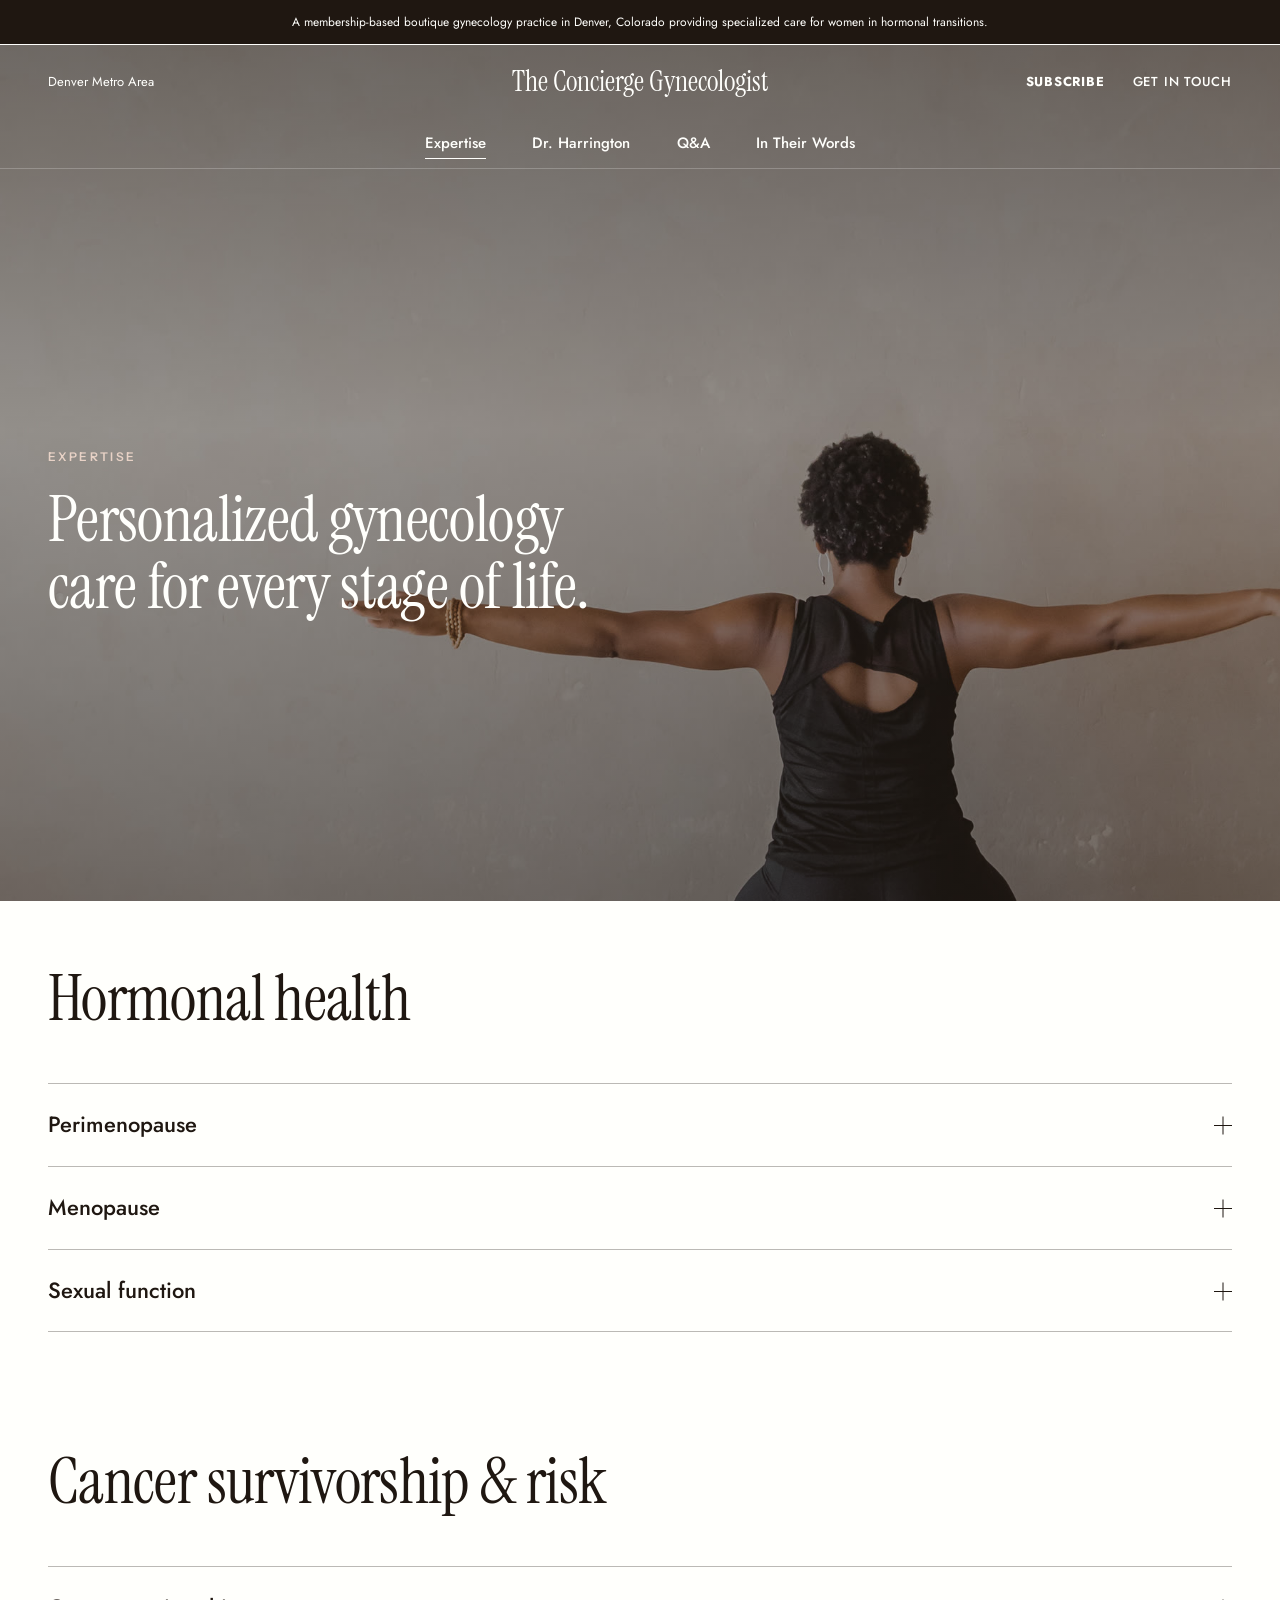
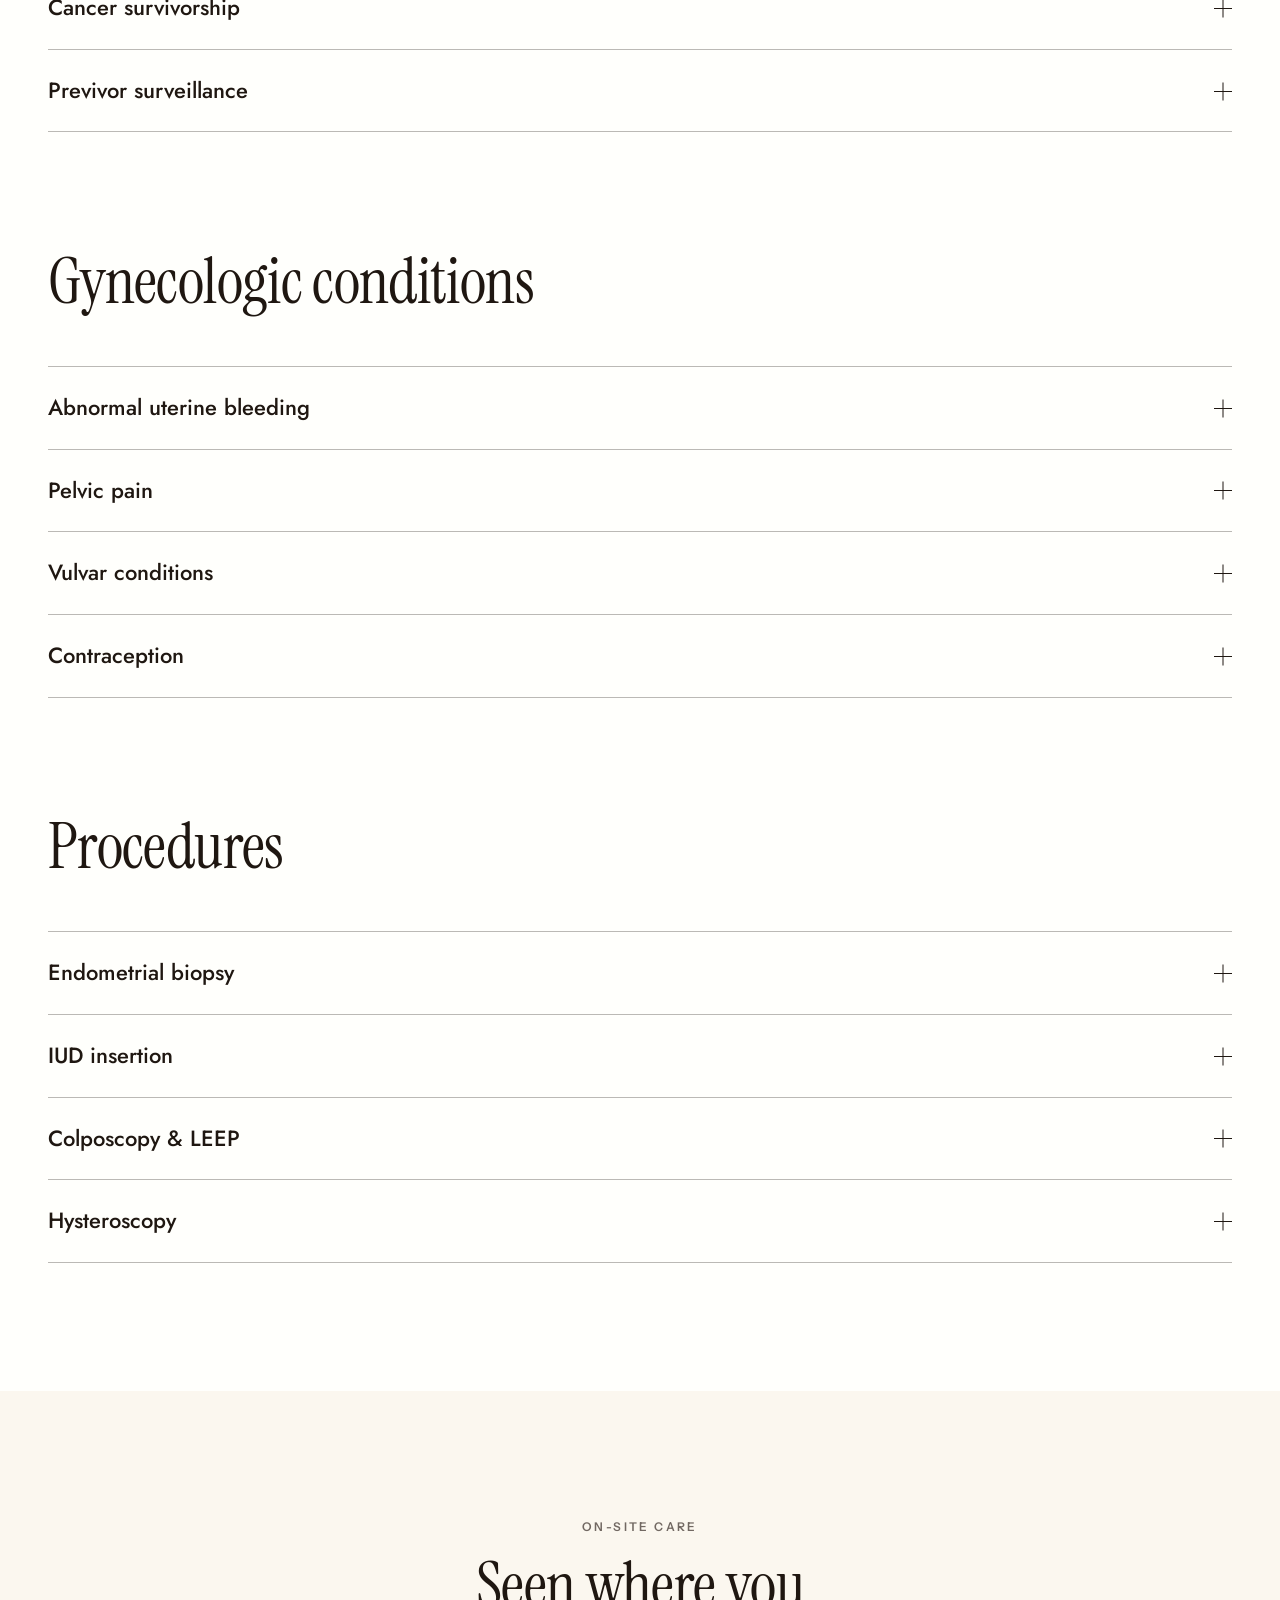
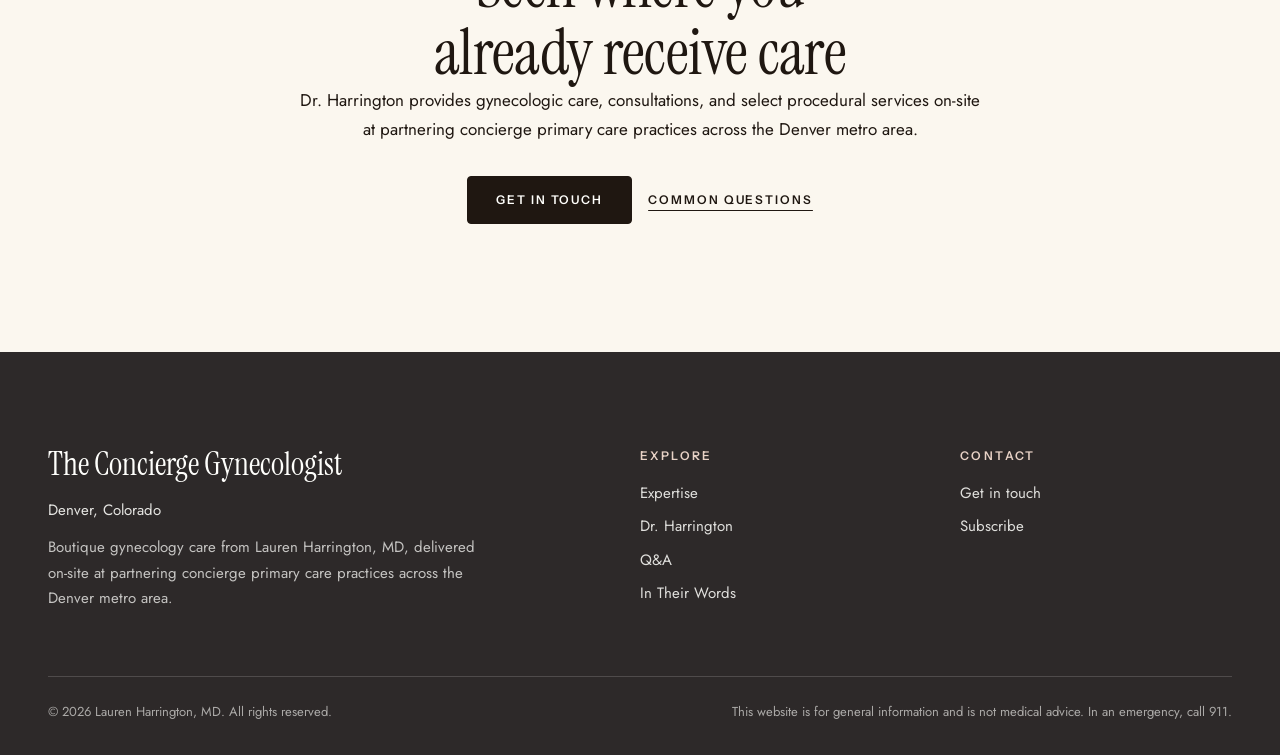
<file: expertise/index.html>
<!DOCTYPE html>
<html lang="en">
<head>
  <meta charset="UTF-8">
  <meta name="viewport" content="width=device-width, initial-scale=1">

  <title>Expertise — The Concierge Gynecologist</title>
  <meta name="description" content="Perimenopause and menopause care, sexual health, cancer survivorship, previvor surveillance, contraception, and in-office gynecologic procedures with Dr. Lauren Harrington in Denver.">
  <link rel="canonical" href="https://theconciergegynecologist.com/expertise/">
  <meta name="theme-color" content="#fffffc">
  <link rel="icon" href="/favicon.svg" type="image/svg+xml">

  <meta property="og:type" content="website">
  <meta property="og:site_name" content="The Concierge Gynecologist">
  <meta property="og:url" content="https://theconciergegynecologist.com/expertise/">
  <meta property="og:title" content="Expertise — The Concierge Gynecologist">
  <meta property="og:description" content="Specialized gynecologic care for women in hormonal transitions, delivered on-site at concierge primary care practices in Denver.">
  <meta property="og:image" content="https://theconciergegynecologist.com/images/team/dr-lauren-harrington.jpg">
  <meta name="twitter:card" content="summary_large_image">

  <link rel="preconnect" href="https://fonts.googleapis.com">
  <link rel="preconnect" href="https://fonts.gstatic.com" crossorigin>
  <link rel="stylesheet" href="https://fonts.googleapis.com/css2?family=Crimson+Pro:wght@500&family=Instrument+Sans:wght@600&family=Instrument+Serif:ital@0;1&family=Jost:wght@400;500;700&display=swap">
  <link rel="stylesheet" href="/styles.css">
  <script defer src="/script.js"></script>
</head>
<body class="page-expertise has-hero-media">
<!-- partial:header -->
<a class="skip-link" href="#main">Skip to content</a>

<div class="announcement" role="region" aria-label="Announcement">
  <p>A membership-based boutique gynecology practice in Denver, Colorado providing specialized care for women in hormonal transitions.</p>
</div>

<header class="site-header" data-header>
  <div class="site-header__top">
    <div class="site-header__utility">
      <button class="menu-toggle" type="button" aria-expanded="false" aria-controls="site-nav" data-menu-toggle>
        <span class="menu-toggle__bars" aria-hidden="true"></span>
        <span class="visually-hidden">Menu</span>
      </button>
      <span class="utility-text">Denver Metro Area</span>
    </div>

    <!-- TODO: replace text wordmark with logo SVG when provided -->
    <a class="wordmark" href="/">The Concierge Gynecologist</a>

    <div class="site-header__utility site-header__utility--right">
      <a class="utility-link utility-link--strong" href="/stay-in-touch/" data-open-inquire="updates">Subscribe</a>
      <a class="utility-link" href="/inquire/" data-open-inquire>Get in touch</a>
    </div>
  </div>

  <nav class="site-nav" id="site-nav" aria-label="Main">
    <ul class="site-nav__list">
      <li><a class="site-nav__link" href="/expertise/" aria-current="page">Expertise</a></li>
      <li><a class="site-nav__link" href="/dr-harrington/">Dr. Harrington</a></li>
      <li><a class="site-nav__link" href="/questions/">Q&amp;A</a></li>
      <li><a class="site-nav__link" href="/in-their-words/">In Their Words</a></li>
      <!-- Below 900px the utility row has no space for these, so the menu
           carries them. Plain links, not panel triggers: a slide-out panel
           over an already full-screen menu is a poor place to land. -->
      <li class="site-nav__mobile-only"><a class="site-nav__link" href="/inquire/">Get in touch</a></li>
      <li class="site-nav__mobile-only"><a class="site-nav__link" href="/stay-in-touch/">Subscribe</a></li>
    </ul>
  </nav>
</header>
<!-- /partial:header -->

<main id="main">
  <section class="page-hero page-hero--media">
    <img class="page-hero__bg" src="/images/page-heroes/expertise.jpg" alt="" width="2400" height="1200" fetchpriority="high">
    <div class="container">
      <div class="page-hero__inner">
        <p class="eyebrow">Expertise</p>
        <h1 class="title">Personalized gynecology care for every stage of life.</h1>
      </div>
    </div>
  </section>

  <!-- Descriptions are Dr. Harrington's own words — quote them verbatim and
       don't paraphrase. Each row keeps its id so /expertise/#<id> still deep
       links; script.js opens the matching row on load. -->
  <section class="section section--tight-top" aria-labelledby="hormonal-health-title">
    <div class="container">
      <div class="topic">
        <h2 class="title" id="hormonal-health-title">Hormonal health</h2>

        <div class="topic__list" data-hover-open>
          <details class="disclosure" id="perimenopause">
            <summary class="disclosure__summary">
              Perimenopause
              <span class="disclosure__icon" aria-hidden="true"></span>
            </summary>
            <div class="disclosure__body prose">
              <p>Evidence-based tools to manage the hormonal disruptions, mood changes, sleep alterations, cycle variations and sexual function changes that mark the transition toward menopause.</p>
            </div>
          </details>
          <details class="disclosure" id="menopause">
            <summary class="disclosure__summary">
              Menopause
              <span class="disclosure__icon" aria-hidden="true"></span>
            </summary>
            <div class="disclosure__body prose">
              <p>Personalized hormonal and non-hormonal therapies to treat symptoms and help you feel like yourself through menopause and beyond.</p>
            </div>
          </details>
          <details class="disclosure" id="sexual-function">
            <summary class="disclosure__summary">
              Sexual function
              <span class="disclosure__icon" aria-hidden="true"></span>
            </summary>
            <div class="disclosure__body prose">
              <p>Expert, sensitive and effective care for changes in desire, comfort, orgasm and sexual function at any life stage.</p>
            </div>
          </details>
        </div>
      </div>
      <div class="topic">
        <h2 class="title" id="cancer-title">Cancer survivorship &amp; risk</h2>

        <div class="topic__list" data-hover-open>
          <details class="disclosure" id="cancer-survivorship">
            <summary class="disclosure__summary">
              Cancer survivorship
              <span class="disclosure__icon" aria-hidden="true"></span>
            </summary>
            <div class="disclosure__body prose">
              <p>Specialized care addressing the gynecologic and hormonal effects of cancer treatment, helping women thrive after treatment.</p>
            </div>
          </details>
          <details class="disclosure" id="previvor-surveillance">
            <summary class="disclosure__summary">
              Previvor surveillance
              <span class="disclosure__icon" aria-hidden="true"></span>
            </summary>
            <div class="disclosure__body prose">
              <p>Ongoing gynecologic surveillance and risk-reducing guidance for women with a hereditary predisposition to cancer.</p>
            </div>
          </details>
        </div>
      </div>
      <div class="topic">
        <h2 class="title" id="conditions-title">Gynecologic conditions</h2>

        <div class="topic__list" data-hover-open>
          <details class="disclosure" id="abnormal-uterine-bleeding">
            <summary class="disclosure__summary">
              Abnormal uterine bleeding
              <span class="disclosure__icon" aria-hidden="true"></span>
            </summary>
            <div class="disclosure__body prose">
              <p>Thorough evaluation of irregular, heavy, or unexpected bleeding to identify the cause, mitigate the symptoms, and obtain the best treatment.</p>
            </div>
          </details>
          <details class="disclosure" id="pelvic-pain">
            <summary class="disclosure__summary">
              Pelvic pain
              <span class="disclosure__icon" aria-hidden="true"></span>
            </summary>
            <div class="disclosure__body prose">
              <p>Thorough evaluation and multimodal treatment of acute and chronic pelvic pain.</p>
            </div>
          </details>
          <details class="disclosure" id="vulvar-conditions">
            <summary class="disclosure__summary">
              Vulvar conditions
              <span class="disclosure__icon" aria-hidden="true"></span>
            </summary>
            <div class="disclosure__body prose">
              <p>Thoughtful evaluation and treatment of vulvar skin conditions, irritation, and pain.</p>
            </div>
          </details>
          <details class="disclosure" id="contraception">
            <summary class="disclosure__summary">
              Contraception
              <span class="disclosure__icon" aria-hidden="true"></span>
            </summary>
            <div class="disclosure__body prose">
              <p>Personalized counseling for contraceptives, including Nexplanon and IUD insertion and removal with advanced pain control options.</p>
            </div>
          </details>
        </div>
      </div>
      <div class="topic">
        <h2 class="title" id="procedures-title">Procedures</h2>

        <div class="topic__list" data-hover-open>
          <details class="disclosure" id="endometrial-biopsy">
            <summary class="disclosure__summary">
              Endometrial biopsy
              <span class="disclosure__icon" aria-hidden="true"></span>
            </summary>
            <div class="disclosure__body prose">
              <p>A minimally invasive procedure to evaluate and treat conditions inside the uterus, such as polyps or abnormal bleeding.</p>
            </div>
          </details>
          <details class="disclosure" id="iud-insertion">
            <summary class="disclosure__summary">
              IUD insertion
              <span class="disclosure__icon" aria-hidden="true"></span>
            </summary>
            <div class="disclosure__body prose">
              <p>IUD insertion and removal with advanced pain control options.</p>
            </div>
          </details>
          <details class="disclosure" id="colposcopy-leep">
            <summary class="disclosure__summary">
              Colposcopy &amp; LEEP
              <span class="disclosure__icon" aria-hidden="true"></span>
            </summary>
            <div class="disclosure__body prose">
              <p>For evaluation and treatment of abnormal cervical cells.</p>
            </div>
          </details>
          <details class="disclosure" id="hysteroscopy">
            <summary class="disclosure__summary">
              Hysteroscopy
              <span class="disclosure__icon" aria-hidden="true"></span>
            </summary>
            <div class="disclosure__body prose">
              <p>A minimally invasive procedure to evaluate and treat conditions inside the uterus, such as polyps or abnormal bleeding.</p>
            </div>
          </details>
        </div>
      </div>
    </div>
  </section>

  <section class="section section--cream">
    <div class="container">
      <div class="section-intro section-intro--center">
        <p class="eyebrow">On-site care</p>
        <h2 class="title">Seen where you already receive care</h2>
        <div class="prose">
          <p>Dr. Harrington provides gynecologic care, consultations, and select procedural services on-site at partnering concierge primary care practices across the Denver metro area.</p>
        </div>
        <div class="button-row">
          <a class="button" href="/inquire/" data-open-inquire>Get in touch</a>
          <a class="text-link" href="/questions/">Common questions</a>
        </div>
      </div>
    </div>
  </section>
</main>

<!-- partial:footer -->
<footer class="site-footer">
  <div class="container site-footer__grid">
    <div>
      <a class="wordmark" href="/">The Concierge Gynecologist</a>
      <p class="site-footer__place">Denver, Colorado</p>
      <p class="site-footer__tagline">Boutique gynecology care from Lauren Harrington, MD, delivered on-site at partnering concierge primary care practices across the Denver metro area.</p>
    </div>
    <nav aria-label="Footer">
      <p class="eyebrow">Explore</p>
      <ul class="site-footer__list">
        <li><a href="/expertise/">Expertise</a></li>
        <li><a href="/dr-harrington/">Dr. Harrington</a></li>
        <li><a href="/questions/">Q&amp;A</a></li>
        <li><a href="/in-their-words/">In Their Words</a></li>
      </ul>
    </nav>
    <div>
      <p class="eyebrow">Contact</p>
      <ul class="site-footer__list">
        <li><a href="/inquire/" data-open-inquire>Get in touch</a></li>
        <li><a href="/stay-in-touch/" data-open-inquire="updates">Subscribe</a></li>
      </ul>
    </div>
  </div>
  <div class="container">
    <div class="site-footer__legal">
      <p>© <span data-year>2026</span> Lauren Harrington, MD. All rights reserved.</p>
      <p>This website is for general information and is not medical advice. In an emergency, call 911.</p>
    </div>
  </div>
</footer>
<!-- /partial:footer -->

<!-- partial:inquire-panel -->
<!-- One panel, two independent modes. [data-open-inquire] opens the inquiry
     form; [data-open-inquire="updates"] opens the sign-up. Only one is ever
     shown — they are separate forms, never stacked. See script.js. -->
<div class="inquire-panel" data-inquire-panel inert>
  <div class="inquire-panel__backdrop" data-close-inquire></div>

  <div class="inquire-panel__sheet" role="dialog" aria-modal="true" aria-labelledby="panel-inquiry-title">
    <button class="inquire-panel__close" type="button" data-close-inquire>
      <svg viewBox="0 0 18 18" fill="none" stroke="currentColor" stroke-width="1.25" aria-hidden="true"><path d="M1 1l16 16M17 1L1 17"/></svg>
      <span class="visually-hidden">Close</span>
    </button>

    <section class="inquire-panel__mode" data-panel-mode="inquiry">
      <p class="eyebrow">Get in touch</p>
      <h2 class="title" id="panel-inquiry-title">Do you have a specific question or inquiry?</h2>
      <p class="lede">Reach Dr. Harrington’s team directly. No medical questions or advice, please.</p>

      <form class="form" name="inquiry" method="POST" data-netlify="true" netlify-honeypot="bot-field" data-form>
        <input type="hidden" name="form-name" value="inquiry">
        <p class="visually-hidden"><label>Leave this empty <input name="bot-field" tabindex="-1" autocomplete="off"></label></p>

        <div class="form__row">
          <div class="field">
            <label for="panel-first-name">First name</label>
            <input id="panel-first-name" name="first-name" autocomplete="given-name" required data-panel-focus>
          </div>
          <div class="field">
            <label for="panel-last-name">Last name</label>
            <input id="panel-last-name" name="last-name" autocomplete="family-name" required>
          </div>
        </div>
        <div class="field">
          <label for="panel-email">Email address</label>
          <input id="panel-email" name="email" type="email" autocomplete="email" required>
        </div>
        <div class="field">
          <label for="panel-phone">Phone number <span class="field__optional">(optional)</span></label>
          <input id="panel-phone" name="phone" type="tel" autocomplete="tel">
        </div>
        <div class="field">
          <label for="panel-message">Message</label>
          <textarea id="panel-message" name="message" rows="4"></textarea>
        </div>
        <label class="checkbox">
          <input type="checkbox" name="updates-opt-in" value="yes">
          <span>I’d like to receive occasional updates — new partnerships, availability, and practice news.</span>
        </label>
        <p class="form__note">Please don’t include personal medical details. This form isn’t monitored for urgent needs. If you’re experiencing a medical emergency, call 911.</p>
        <div class="form__actions">
          <button class="button" type="submit">Send inquiry</button>
          <p class="form__status" role="status" aria-live="polite" data-form-status></p>
        </div>
      </form>
    </section>

    <section class="inquire-panel__mode" data-panel-mode="updates" hidden>
      <p class="eyebrow">Subscribe</p>
      <h2 class="title" id="panel-updates-title">Want to know more</h2>
      <p class="lede">Subscribe to Dr. Harrington’s newsletter for information about how to become a patient, announcements about new practice locations, and current news in hormone health.</p>

      <form class="form" name="updates" method="POST" data-netlify="true" netlify-honeypot="bot-field" data-form data-success="You’re on the list. Thank you.">
        <input type="hidden" name="form-name" value="updates">
        <p class="visually-hidden"><label>Leave this empty <input name="bot-field" tabindex="-1" autocomplete="off"></label></p>
        <div class="field">
          <label for="panel-updates-name">Name</label>
          <input id="panel-updates-name" name="name" autocomplete="name" required data-panel-focus>
        </div>
        <div class="field">
          <label for="panel-updates-email">Email</label>
          <input id="panel-updates-email" name="email" type="email" autocomplete="email" required>
        </div>
        <div class="form__actions">
          <button class="button" type="submit">Subscribe</button>
          <p class="form__status" role="status" aria-live="polite" data-form-status></p>
        </div>
      </form>
    </section>
  </div>
</div>
<!-- /partial:inquire-panel -->
</body>
</html>
</file>
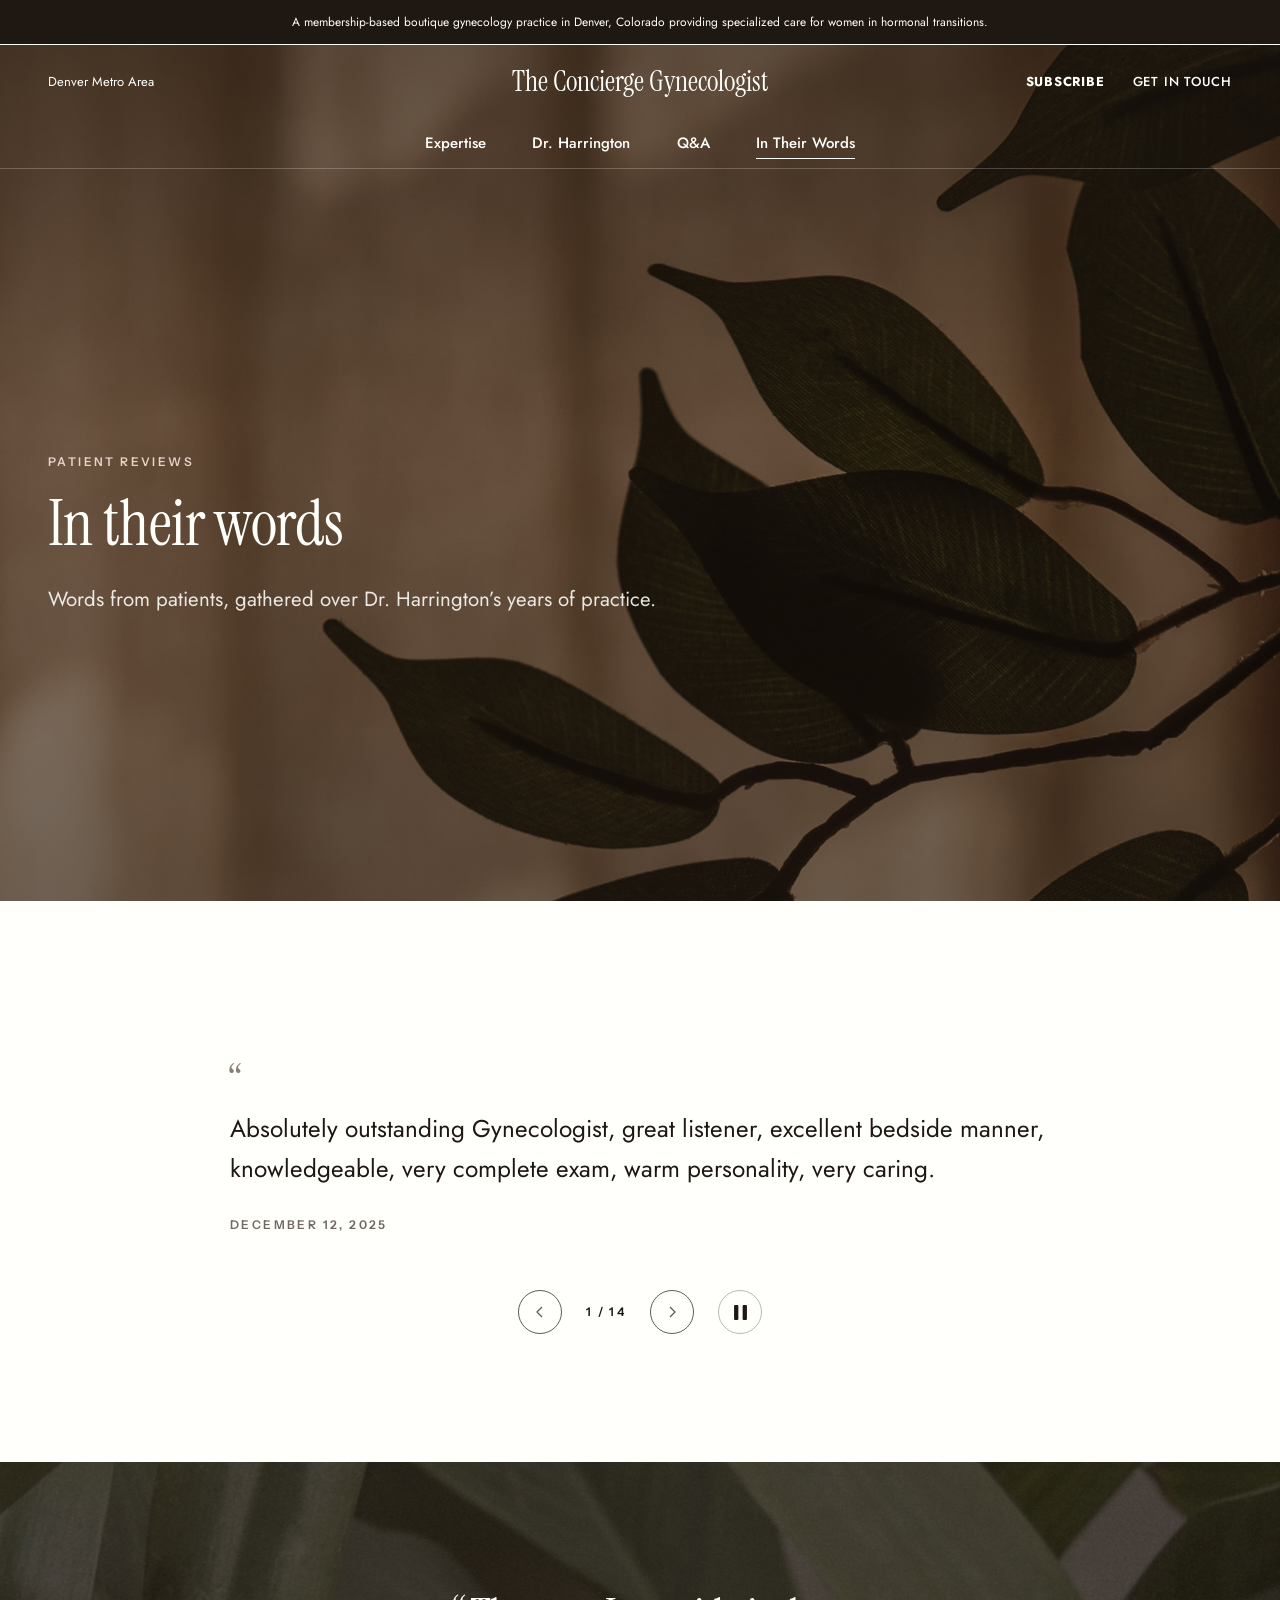
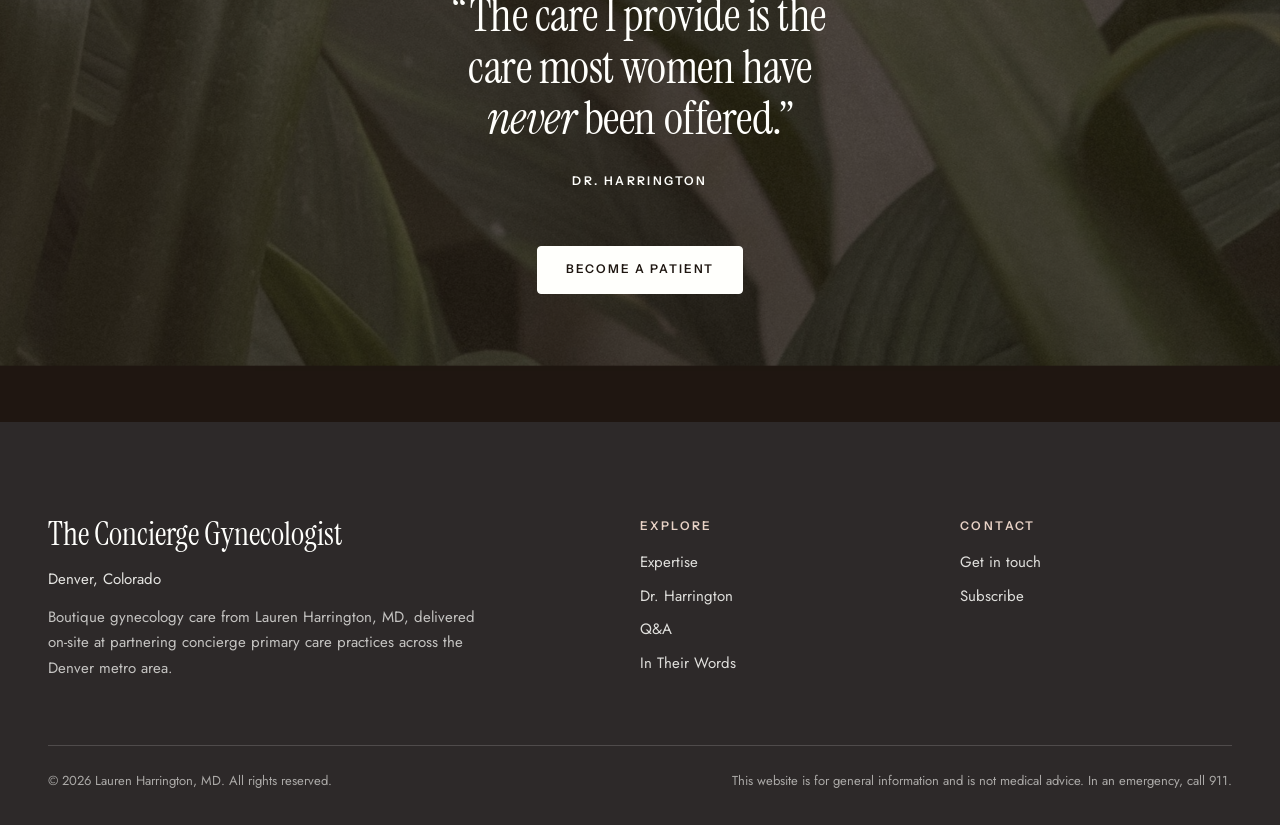
<file: in-their-words/index.html>
<!DOCTYPE html>
<html lang="en">
<head>
  <meta charset="UTF-8">
  <meta name="viewport" content="width=device-width, initial-scale=1">

  <title>In Their Words — The Concierge Gynecologist</title>
  <meta name="description" content="Patient reviews of Dr. Lauren Harrington, gathered over her years of practice: thorough, compassionate, unhurried, trauma-informed gynecologic care.">
  <link rel="canonical" href="https://theconciergegynecologist.com/in-their-words/">
  <meta name="theme-color" content="#fffffc">
  <link rel="icon" href="/favicon.svg" type="image/svg+xml">

  <meta property="og:type" content="website">
  <meta property="og:site_name" content="The Concierge Gynecologist">
  <meta property="og:url" content="https://theconciergegynecologist.com/in-their-words/">
  <meta property="og:title" content="In Their Words — The Concierge Gynecologist">
  <meta property="og:description" content="Words from patients, gathered over Dr. Harrington’s years of practice.">
  <meta property="og:image" content="https://theconciergegynecologist.com/images/team/dr-lauren-harrington.jpg">
  <meta name="twitter:card" content="summary_large_image">

  <link rel="preconnect" href="https://fonts.googleapis.com">
  <link rel="preconnect" href="https://fonts.gstatic.com" crossorigin>
  <link rel="stylesheet" href="https://fonts.googleapis.com/css2?family=Crimson+Pro:wght@500&family=Instrument+Sans:wght@600&family=Instrument+Serif:ital@0;1&family=Jost:wght@400;500;700&display=swap">
  <link rel="stylesheet" href="/styles.css">
  <script defer src="/script.js"></script>
</head>
<body class="page-in-their-words has-hero-media">
<!-- partial:header -->
<a class="skip-link" href="#main">Skip to content</a>

<div class="announcement" role="region" aria-label="Announcement">
  <p>A membership-based boutique gynecology practice in Denver, Colorado providing specialized care for women in hormonal transitions.</p>
</div>

<header class="site-header" data-header>
  <div class="site-header__top">
    <div class="site-header__utility">
      <button class="menu-toggle" type="button" aria-expanded="false" aria-controls="site-nav" data-menu-toggle>
        <span class="menu-toggle__bars" aria-hidden="true"></span>
        <span class="visually-hidden">Menu</span>
      </button>
      <span class="utility-text">Denver Metro Area</span>
    </div>

    <!-- TODO: replace text wordmark with logo SVG when provided -->
    <a class="wordmark" href="/">The Concierge Gynecologist</a>

    <div class="site-header__utility site-header__utility--right">
      <a class="utility-link utility-link--strong" href="/stay-in-touch/" data-open-inquire="updates">Subscribe</a>
      <a class="utility-link" href="/inquire/" data-open-inquire>Get in touch</a>
    </div>
  </div>

  <nav class="site-nav" id="site-nav" aria-label="Main">
    <ul class="site-nav__list">
      <li><a class="site-nav__link" href="/expertise/">Expertise</a></li>
      <li><a class="site-nav__link" href="/dr-harrington/">Dr. Harrington</a></li>
      <li><a class="site-nav__link" href="/questions/">Q&amp;A</a></li>
      <li><a class="site-nav__link" href="/in-their-words/" aria-current="page">In Their Words</a></li>
      <!-- Below 900px the utility row has no space for these, so the menu
           carries them. Plain links, not panel triggers: a slide-out panel
           over an already full-screen menu is a poor place to land. -->
      <li class="site-nav__mobile-only"><a class="site-nav__link" href="/inquire/">Get in touch</a></li>
      <li class="site-nav__mobile-only"><a class="site-nav__link" href="/stay-in-touch/">Subscribe</a></li>
    </ul>
  </nav>
</header>
<!-- /partial:header -->

<main id="main">
  <section class="page-hero page-hero--media">
    <img class="page-hero__bg" src="/images/page-heroes/in-their-words.jpg" alt="" width="2400" height="1200" fetchpriority="high">
    <div class="container">
      <div class="page-hero__inner">
        <p class="eyebrow">Patient reviews</p>
        <h1 class="title">In their words</h1>
        <p class="lede">Words from patients, gathered over Dr. Harrington’s years of practice.</p>
      </div>
    </div>
  </section>

  <!-- Reviews are verbatim patient quotes. Keep every review the same size.
       One at a time, same rotator as the home page carousel; the pause control
       is the site-wide motion switch, which WCAG 2.2.2 requires for anything
       that advances on its own. Every review stays in the HTML, so search
       engines read all fourteen. -->
  <section class="section reviews reviews--full" data-rotator data-interval="9000" data-pause-on-hover aria-labelledby="reviews-title">
    <div class="container">
      <h2 class="visually-hidden" id="reviews-title">Patient reviews</h2>
      <div class="reviews__track" data-rotator-track>
        <figure class="reviews__item">
          <span class="testimonial__mark" aria-hidden="true">“</span>
          <blockquote><p>Dr. Harrington is beyond phenomenal. She is the most thorough, thoughtful, patient, and kind medical professional I have ever had the privilege of working with. I’ve followed her here from a previous practice despite significant logistical challenges along the way, because I truly feel she is the best doctor of this speciality out there!</p></blockquote>
          <figcaption class="eyebrow testimonial__date"><time datetime="2022-08-09">August 9, 2022</time></figcaption>
        </figure>

        <figure class="reviews__item">
          <span class="testimonial__mark" aria-hidden="true">“</span>
          <blockquote><p>Absolutely outstanding experience with this provider. I felt very listened to and supported. She was extremely competent and a wonderful physician.</p></blockquote>
          <figcaption class="eyebrow testimonial__date"><time datetime="2022-08-16">August 16, 2022</time></figcaption>
        </figure>

        <figure class="reviews__item">
          <span class="testimonial__mark" aria-hidden="true">“</span>
          <blockquote><p>Dr Harrington listened carefully to all of my concerns. She addressed them all in great detail and took plenty of time to ensure I understood everything. She made very good suggestions and pointed out several things that my previous provider had never noticed. I trust her completely and she made me feel very comfortable. I plan to have my daughters see her as well.</p></blockquote>
          <figcaption class="eyebrow testimonial__date"><time datetime="2022-09-08">September 8, 2022</time></figcaption>
        </figure>

        <figure class="reviews__item">
          <span class="testimonial__mark" aria-hidden="true">“</span>
          <blockquote><p>Though I’m a new patient, Dr. Harrington had clearly reviewed my previous medical records and came to the appointment ready to provide me with care. She listened carefully and provided thoughtful and well reasoned responses. I felt heard. I didn’t feel rushed at all. I came away feeling well informed about my challenges and supported in my next steps moving forward.</p></blockquote>
          <figcaption class="eyebrow testimonial__date"><time datetime="2022-11-03">November 3, 2022</time></figcaption>
        </figure>

        <figure class="reviews__item">
          <span class="testimonial__mark" aria-hidden="true">“</span>
          <blockquote><p>Dr. Harrington is an exceptional doctor and advocate for her patients! She is the most compassionate medical provider I have ever had the privilege of working with. She consistently goes above and beyond in seeking to understand my needs and preferences, as well as providing ample opportunities for questions to ensure everything makes sense. I ask a LOT of questions, and she is always willing to answer all of them - even if that means doing so over the course of several appointments. Dr. Harrington provides trauma-informed care at a level that is unmatched by any provider outside of a therapist’s office; a true gem in the medical field especially, it would seem. She is personable and patient, while also providing consistently thorough and competent care. Her humility in recognizing where her expertise ends and ability to acknowledge times when she has needed to consult with a specialist on something is eye-opening, as that has not typically been my experience with other doctors. I trust Dr. Harrington with my whole being and know she has my best interests at heart in every interaction. There are no words substantial enough to fully capture how truly incredible Dr. Harrington is. She brings such a humanness to medicine, and I for one am ineffably grateful to be on the receiving end of her expertise and care. Thank you many times over, Dr. Harrington. You are simply the best! :)</p></blockquote>
          <figcaption class="eyebrow testimonial__date"><time datetime="2022-11-10">November 10, 2022</time></figcaption>
        </figure>

        <figure class="reviews__item">
          <span class="testimonial__mark" aria-hidden="true">“</span>
          <blockquote><p>Dr Harrington is the type of doctor I aspire to become.</p></blockquote>
          <figcaption class="eyebrow testimonial__date"><time datetime="2022-11-17">November 17, 2022</time></figcaption>
        </figure>

        <figure class="reviews__item">
          <span class="testimonial__mark" aria-hidden="true">“</span>
          <blockquote><p>Dr. Harrington listens to my concerns and takes the time to answer all of my questions. I have had three visits with her so far and each visit never feels rushed. I appreciate that she considers my medical history before prescribing me medication that may have a negative effect. I highly recommend Dr. Harrington.</p></blockquote>
          <figcaption class="eyebrow testimonial__date"><time datetime="2023-06-09">June 9, 2023</time></figcaption>
        </figure>

        <figure class="reviews__item">
          <span class="testimonial__mark" aria-hidden="true">“</span>
          <blockquote><p>Dr. Harrington was warm, professional, helpful, and easy to talk to. She is knowledgeable and kind, and she listens carefully. I cannot recommend her highly enough.</p></blockquote>
          <figcaption class="eyebrow testimonial__date"><time datetime="2023-07-06">July 6, 2023</time></figcaption>
        </figure>

        <figure class="reviews__item">
          <span class="testimonial__mark" aria-hidden="true">“</span>
          <blockquote><p>Dr. Harrington was extremely through during my appointment. She spent a lot of time going over her medical findings and explaining what my options are going forward. It is such a relief to have a doctor who understands what is going on with me and has given me protocol to follow going forward. Thank you, Dr. Harrington.</p></blockquote>
          <figcaption class="eyebrow testimonial__date"><time datetime="2023-08-23">August 23, 2023</time></figcaption>
        </figure>

        <figure class="reviews__item">
          <span class="testimonial__mark" aria-hidden="true">“</span>
          <blockquote><p>Dr Harrington has a wonderful bedside manner. She listens intently to what you have to say and then discusses things with you, including what works best for you specifically. She is amazing!</p></blockquote>
          <figcaption class="eyebrow testimonial__date"><time datetime="2024-02-08">February 8, 2024</time></figcaption>
        </figure>

        <figure class="reviews__item">
          <span class="testimonial__mark" aria-hidden="true">“</span>
          <blockquote><p>She is a great listener, has a wonderful bedside manner, and always goes through a plan with me at the end of the appointment. She’ll spend as much time with you as you need.</p></blockquote>
          <figcaption class="eyebrow testimonial__date"><time datetime="2024-04-17">April 17, 2024</time></figcaption>
        </figure>

        <figure class="reviews__item">
          <span class="testimonial__mark" aria-hidden="true">“</span>
          <blockquote><p>Dr. Harrington is very thorough, listens to her patients, and answers questions. She is very compassionate. After seeing many doctors over the course of several years without answers, she is the first doctor to really help and be willing to try different things for treatment. Thank you Dr. Harrington, you have changed my life!</p></blockquote>
          <figcaption class="eyebrow testimonial__date"><time datetime="2024-10-18">October 18, 2024</time></figcaption>
        </figure>

        <figure class="reviews__item">
          <span class="testimonial__mark" aria-hidden="true">“</span>
          <blockquote><p>Prior to visiting Dr. Harrington, I didn’t feel heard and I felt like I wasn’t given any options or valid viable solutions. And after seeing Dr. Harrington and suffering for about a year and a half, I finally got the relief and the care that I was looking for. She’s amazing. I don’t ever want to have to see anybody else again.</p></blockquote>
          <figcaption class="eyebrow testimonial__date"><time datetime="2024-12-04">December 4, 2024</time></figcaption>
        </figure>

        <figure class="reviews__item">
          <span class="testimonial__mark" aria-hidden="true">“</span>
          <blockquote><p>Absolutely outstanding Gynecologist, great listener, excellent bedside manner, knowledgeable, very complete exam, warm personality, very caring.</p></blockquote>
          <figcaption class="eyebrow testimonial__date"><time datetime="2025-12-12">December 12, 2025</time></figcaption>
        </figure>
      </div>

      <div class="reviews__controls">
        <button class="icon-button" type="button" data-rotator-prev>
          <svg viewBox="0 0 16 16" fill="none" stroke="currentColor" stroke-width="1.25" aria-hidden="true"><path d="M10 3 5 8l5 5"/></svg>
          <span class="visually-hidden">Previous review</span>
        </button>
        <span class="reviews__count" data-rotator-count aria-hidden="true">1 / 14</span>
        <button class="icon-button" type="button" data-rotator-next>
          <svg viewBox="0 0 16 16" fill="none" stroke="currentColor" stroke-width="1.25" aria-hidden="true"><path d="m6 3 5 5-5 5"/></svg>
          <span class="visually-hidden">Next review</span>
        </button>
        <button class="motion-toggle motion-toggle--inline" type="button" aria-pressed="false" aria-label="Pause background motion" data-motion-toggle>
          <svg class="icon-pause" viewBox="0 0 12 14" fill="currentColor" aria-hidden="true"><rect width="4" height="14" rx="1"/><rect x="8" width="4" height="14" rx="1"/></svg>
          <svg class="icon-play" viewBox="0 0 12 14" fill="currentColor" aria-hidden="true"><path d="M0 0l12 7-12 7z"/></svg>
        </button>
      </div>
    </div>
  </section>

  <!-- Closing quote. Set in Instrument Serif Regular rather than the italic
       Quote role, because the emphasis on "never" has to read as italic
       against it. -->
  <section class="section quote-band" data-parallax aria-label="Closing quote">
    <img class="quote-band__bg" data-parallax-layer src="/images/sections/closing-quote.jpg" alt="" width="2200" height="1467" loading="lazy">
    <div class="container">
      <figure class="quote-band__inner">
        <blockquote>
          <p class="title">“The care I provide is the care most women have <em>never</em> been offered.”</p>
        </blockquote>
        <figcaption class="eyebrow">Dr. Harrington</figcaption>
        <div class="button-row">
          <a class="button button--light" href="/stay-in-touch/" data-open-inquire="updates">Become a patient</a>
        </div>
      </figure>
    </div>
  </section>
</main>

<!-- partial:footer -->
<footer class="site-footer">
  <div class="container site-footer__grid">
    <div>
      <a class="wordmark" href="/">The Concierge Gynecologist</a>
      <p class="site-footer__place">Denver, Colorado</p>
      <p class="site-footer__tagline">Boutique gynecology care from Lauren Harrington, MD, delivered on-site at partnering concierge primary care practices across the Denver metro area.</p>
    </div>
    <nav aria-label="Footer">
      <p class="eyebrow">Explore</p>
      <ul class="site-footer__list">
        <li><a href="/expertise/">Expertise</a></li>
        <li><a href="/dr-harrington/">Dr. Harrington</a></li>
        <li><a href="/questions/">Q&amp;A</a></li>
        <li><a href="/in-their-words/">In Their Words</a></li>
      </ul>
    </nav>
    <div>
      <p class="eyebrow">Contact</p>
      <ul class="site-footer__list">
        <li><a href="/inquire/" data-open-inquire>Get in touch</a></li>
        <li><a href="/stay-in-touch/" data-open-inquire="updates">Subscribe</a></li>
      </ul>
    </div>
  </div>
  <div class="container">
    <div class="site-footer__legal">
      <p>© <span data-year>2026</span> Lauren Harrington, MD. All rights reserved.</p>
      <p>This website is for general information and is not medical advice. In an emergency, call 911.</p>
    </div>
  </div>
</footer>
<!-- /partial:footer -->

<!-- partial:inquire-panel -->
<!-- One panel, two independent modes. [data-open-inquire] opens the inquiry
     form; [data-open-inquire="updates"] opens the sign-up. Only one is ever
     shown — they are separate forms, never stacked. See script.js. -->
<div class="inquire-panel" data-inquire-panel inert>
  <div class="inquire-panel__backdrop" data-close-inquire></div>

  <div class="inquire-panel__sheet" role="dialog" aria-modal="true" aria-labelledby="panel-inquiry-title">
    <button class="inquire-panel__close" type="button" data-close-inquire>
      <svg viewBox="0 0 18 18" fill="none" stroke="currentColor" stroke-width="1.25" aria-hidden="true"><path d="M1 1l16 16M17 1L1 17"/></svg>
      <span class="visually-hidden">Close</span>
    </button>

    <section class="inquire-panel__mode" data-panel-mode="inquiry">
      <p class="eyebrow">Get in touch</p>
      <h2 class="title" id="panel-inquiry-title">Do you have a specific question or inquiry?</h2>
      <p class="lede">Reach Dr. Harrington’s team directly. No medical questions or advice, please.</p>

      <form class="form" name="inquiry" method="POST" data-netlify="true" netlify-honeypot="bot-field" data-form>
        <input type="hidden" name="form-name" value="inquiry">
        <p class="visually-hidden"><label>Leave this empty <input name="bot-field" tabindex="-1" autocomplete="off"></label></p>

        <div class="form__row">
          <div class="field">
            <label for="panel-first-name">First name</label>
            <input id="panel-first-name" name="first-name" autocomplete="given-name" required data-panel-focus>
          </div>
          <div class="field">
            <label for="panel-last-name">Last name</label>
            <input id="panel-last-name" name="last-name" autocomplete="family-name" required>
          </div>
        </div>
        <div class="field">
          <label for="panel-email">Email address</label>
          <input id="panel-email" name="email" type="email" autocomplete="email" required>
        </div>
        <div class="field">
          <label for="panel-phone">Phone number <span class="field__optional">(optional)</span></label>
          <input id="panel-phone" name="phone" type="tel" autocomplete="tel">
        </div>
        <div class="field">
          <label for="panel-message">Message</label>
          <textarea id="panel-message" name="message" rows="4"></textarea>
        </div>
        <label class="checkbox">
          <input type="checkbox" name="updates-opt-in" value="yes">
          <span>I’d like to receive occasional updates — new partnerships, availability, and practice news.</span>
        </label>
        <p class="form__note">Please don’t include personal medical details. This form isn’t monitored for urgent needs. If you’re experiencing a medical emergency, call 911.</p>
        <div class="form__actions">
          <button class="button" type="submit">Send inquiry</button>
          <p class="form__status" role="status" aria-live="polite" data-form-status></p>
        </div>
      </form>
    </section>

    <section class="inquire-panel__mode" data-panel-mode="updates" hidden>
      <p class="eyebrow">Subscribe</p>
      <h2 class="title" id="panel-updates-title">Want to know more</h2>
      <p class="lede">Subscribe to Dr. Harrington’s newsletter for information about how to become a patient, announcements about new practice locations, and current news in hormone health.</p>

      <form class="form" name="updates" method="POST" data-netlify="true" netlify-honeypot="bot-field" data-form data-success="You’re on the list. Thank you.">
        <input type="hidden" name="form-name" value="updates">
        <p class="visually-hidden"><label>Leave this empty <input name="bot-field" tabindex="-1" autocomplete="off"></label></p>
        <div class="field">
          <label for="panel-updates-name">Name</label>
          <input id="panel-updates-name" name="name" autocomplete="name" required data-panel-focus>
        </div>
        <div class="field">
          <label for="panel-updates-email">Email</label>
          <input id="panel-updates-email" name="email" type="email" autocomplete="email" required>
        </div>
        <div class="form__actions">
          <button class="button" type="submit">Subscribe</button>
          <p class="form__status" role="status" aria-live="polite" data-form-status></p>
        </div>
      </form>
    </section>
  </div>
</div>
<!-- /partial:inquire-panel -->
</body>
</html>
</file>
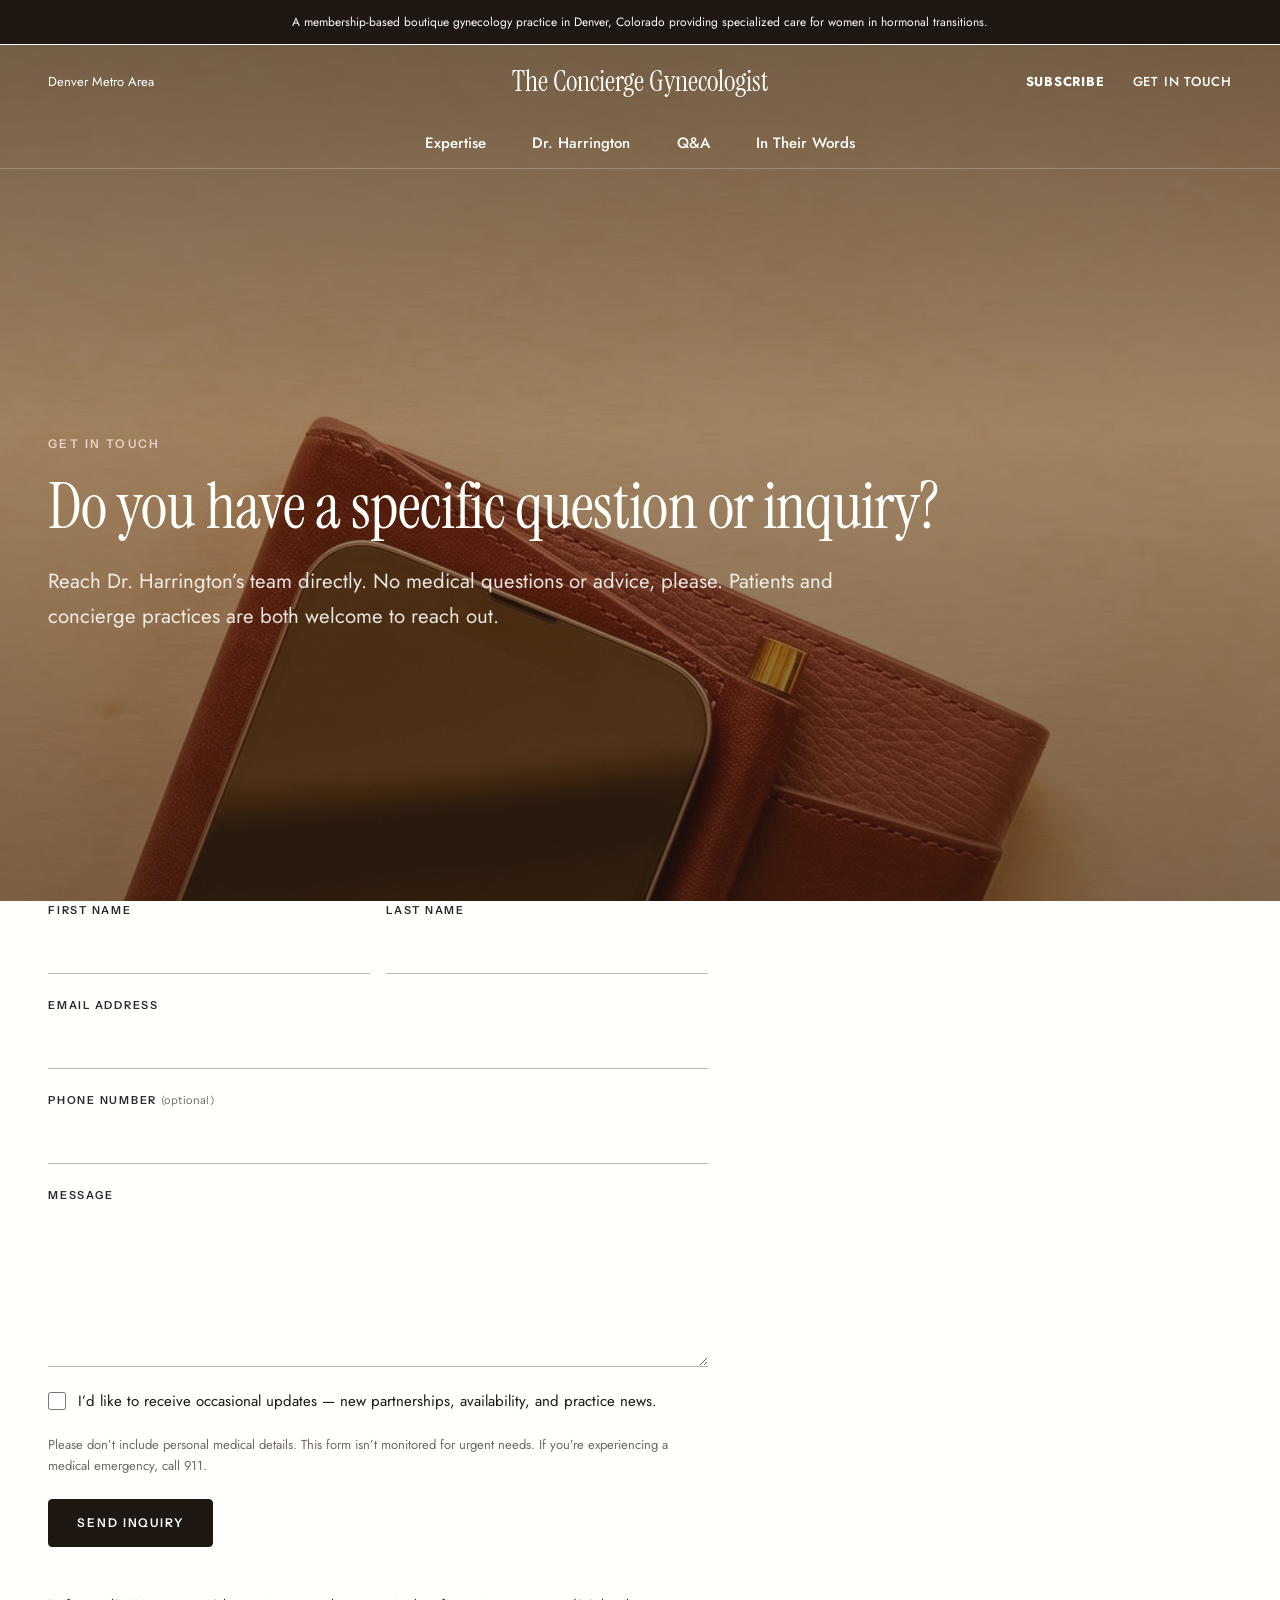
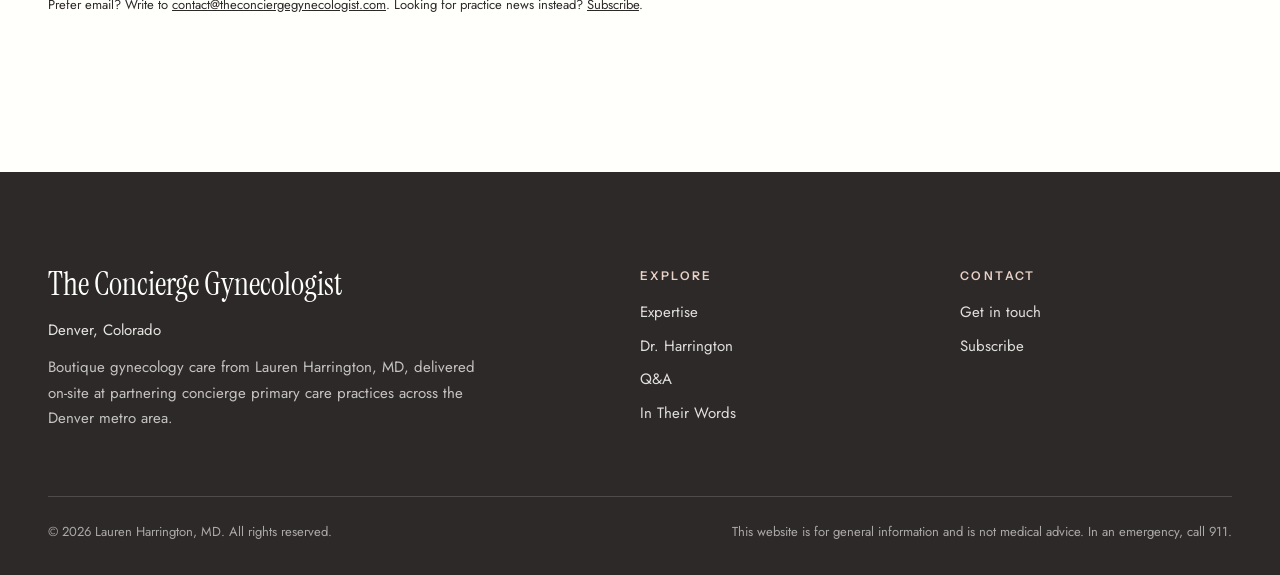
<file: inquire/index.html>
<!DOCTYPE html>
<html lang="en">
<head>
  <meta charset="UTF-8">
  <meta name="viewport" content="width=device-width, initial-scale=1">

  <title>Get in Touch — The Concierge Gynecologist</title>
  <meta name="description" content="Want to know more about on-site gynecologic care with Dr. Lauren Harrington? Send an inquiry and the practice will be in touch.">
  <link rel="canonical" href="https://theconciergegynecologist.com/inquire/">
  <meta name="theme-color" content="#fffffc">
  <link rel="icon" href="/favicon.svg" type="image/svg+xml">

  <meta property="og:type" content="website">
  <meta property="og:site_name" content="The Concierge Gynecologist">
  <meta property="og:url" content="https://theconciergegynecologist.com/inquire/">
  <meta property="og:title" content="Get in Touch — The Concierge Gynecologist">
  <meta property="og:description" content="Want to know more? Send a note and the practice will be in touch.">
  <meta property="og:image" content="https://theconciergegynecologist.com/images/team/dr-lauren-harrington.jpg">
  <meta name="twitter:card" content="summary_large_image">

  <link rel="preconnect" href="https://fonts.googleapis.com">
  <link rel="preconnect" href="https://fonts.gstatic.com" crossorigin>
  <link rel="stylesheet" href="https://fonts.googleapis.com/css2?family=Crimson+Pro:wght@500&family=Instrument+Sans:wght@600&family=Instrument+Serif:ital@0;1&family=Jost:wght@400;500;700&display=swap">
  <link rel="stylesheet" href="/styles.css">
  <script defer src="/script.js"></script>
</head>
<body class="page-inquire has-hero-media">
<!-- partial:header -->
<a class="skip-link" href="#main">Skip to content</a>

<div class="announcement" role="region" aria-label="Announcement">
  <p>A membership-based boutique gynecology practice in Denver, Colorado providing specialized care for women in hormonal transitions.</p>
</div>

<header class="site-header" data-header>
  <div class="site-header__top">
    <div class="site-header__utility">
      <button class="menu-toggle" type="button" aria-expanded="false" aria-controls="site-nav" data-menu-toggle>
        <span class="menu-toggle__bars" aria-hidden="true"></span>
        <span class="visually-hidden">Menu</span>
      </button>
      <span class="utility-text">Denver Metro Area</span>
    </div>

    <!-- TODO: replace text wordmark with logo SVG when provided -->
    <a class="wordmark" href="/">The Concierge Gynecologist</a>

    <div class="site-header__utility site-header__utility--right">
      <a class="utility-link utility-link--strong" href="/stay-in-touch/" data-open-inquire="updates">Subscribe</a>
      <a class="utility-link" href="/inquire/" data-open-inquire>Get in touch</a>
    </div>
  </div>

  <nav class="site-nav" id="site-nav" aria-label="Main">
    <ul class="site-nav__list">
      <li><a class="site-nav__link" href="/expertise/">Expertise</a></li>
      <li><a class="site-nav__link" href="/dr-harrington/">Dr. Harrington</a></li>
      <li><a class="site-nav__link" href="/questions/">Q&amp;A</a></li>
      <li><a class="site-nav__link" href="/in-their-words/">In Their Words</a></li>
      <!-- Below 900px the utility row has no space for these, so the menu
           carries them. Plain links, not panel triggers: a slide-out panel
           over an already full-screen menu is a poor place to land. -->
      <li class="site-nav__mobile-only"><a class="site-nav__link" href="/inquire/" aria-current="page">Get in touch</a></li>
      <li class="site-nav__mobile-only"><a class="site-nav__link" href="/stay-in-touch/">Subscribe</a></li>
    </ul>
  </nav>
</header>
<!-- /partial:header -->

<main id="main">
  <section class="page-hero page-hero--media">
    <img class="page-hero__bg" src="/images/page-heroes/inquire.jpg" alt="" width="2400" height="1200" fetchpriority="high">
    <div class="container">
      <div class="page-hero__inner">
        <p class="eyebrow">Get in touch</p>
        <h1 class="title">Do you have a specific question or inquiry?</h1>
        <p class="lede">Reach Dr. Harrington’s team directly. No medical questions or advice, please. Patients and concierge practices are both welcome to reach out.</p>
      </div>
    </div>
  </section>

  <div class="container form-page">
    <section class="form-block" aria-labelledby="inquiry-title">
      <h2 class="visually-hidden" id="inquiry-title">Send an inquiry</h2>
      <form class="form" name="inquiry" method="POST" data-netlify="true" netlify-honeypot="bot-field" data-form>
        <input type="hidden" name="form-name" value="inquiry">
        <p class="visually-hidden"><label>Leave this empty <input name="bot-field" tabindex="-1" autocomplete="off"></label></p>

        <div class="form__row">
          <div class="field">
            <label for="page-first-name">First name</label>
            <input id="page-first-name" name="first-name" autocomplete="given-name" required>
          </div>
          <div class="field">
            <label for="page-last-name">Last name</label>
            <input id="page-last-name" name="last-name" autocomplete="family-name" required>
          </div>
        </div>
        <div class="field">
          <label for="page-email">Email address</label>
          <input id="page-email" name="email" type="email" autocomplete="email" required>
        </div>
        <div class="field">
          <label for="page-phone">Phone number <span class="field__optional">(optional)</span></label>
          <input id="page-phone" name="phone" type="tel" autocomplete="tel">
        </div>
        <div class="field">
          <label for="page-message">Message</label>
          <textarea id="page-message" name="message" rows="5"></textarea>
        </div>
        <label class="checkbox">
          <input type="checkbox" name="updates-opt-in" value="yes">
          <span>I’d like to receive occasional updates — new partnerships, availability, and practice news.</span>
        </label>
        <p class="form__note">Please don’t include personal medical details. This form isn’t monitored for urgent needs. If you’re experiencing a medical emergency, call 911.</p>
        <div class="form__actions">
          <button class="button" type="submit">Send inquiry</button>
          <p class="form__status" role="status" aria-live="polite" data-form-status></p>
        </div>
      </form>

      <p class="form__note form-block__footnote">Prefer email? Write to <a href="mailto:contact@theconciergegynecologist.com">contact@theconciergegynecologist.com</a>. Looking for practice news instead? <a href="/stay-in-touch/">Subscribe</a>.</p>
    </section>
  </div>
</main>

<!-- partial:footer -->
<footer class="site-footer">
  <div class="container site-footer__grid">
    <div>
      <a class="wordmark" href="/">The Concierge Gynecologist</a>
      <p class="site-footer__place">Denver, Colorado</p>
      <p class="site-footer__tagline">Boutique gynecology care from Lauren Harrington, MD, delivered on-site at partnering concierge primary care practices across the Denver metro area.</p>
    </div>
    <nav aria-label="Footer">
      <p class="eyebrow">Explore</p>
      <ul class="site-footer__list">
        <li><a href="/expertise/">Expertise</a></li>
        <li><a href="/dr-harrington/">Dr. Harrington</a></li>
        <li><a href="/questions/">Q&amp;A</a></li>
        <li><a href="/in-their-words/">In Their Words</a></li>
      </ul>
    </nav>
    <div>
      <p class="eyebrow">Contact</p>
      <ul class="site-footer__list">
        <li><a href="/inquire/" data-open-inquire>Get in touch</a></li>
        <li><a href="/stay-in-touch/" data-open-inquire="updates">Subscribe</a></li>
      </ul>
    </div>
  </div>
  <div class="container">
    <div class="site-footer__legal">
      <p>© <span data-year>2026</span> Lauren Harrington, MD. All rights reserved.</p>
      <p>This website is for general information and is not medical advice. In an emergency, call 911.</p>
    </div>
  </div>
</footer>
<!-- /partial:footer -->

<!-- partial:inquire-panel -->
<!-- One panel, two independent modes. [data-open-inquire] opens the inquiry
     form; [data-open-inquire="updates"] opens the sign-up. Only one is ever
     shown — they are separate forms, never stacked. See script.js. -->
<div class="inquire-panel" data-inquire-panel inert>
  <div class="inquire-panel__backdrop" data-close-inquire></div>

  <div class="inquire-panel__sheet" role="dialog" aria-modal="true" aria-labelledby="panel-inquiry-title">
    <button class="inquire-panel__close" type="button" data-close-inquire>
      <svg viewBox="0 0 18 18" fill="none" stroke="currentColor" stroke-width="1.25" aria-hidden="true"><path d="M1 1l16 16M17 1L1 17"/></svg>
      <span class="visually-hidden">Close</span>
    </button>

    <section class="inquire-panel__mode" data-panel-mode="inquiry">
      <p class="eyebrow">Get in touch</p>
      <h2 class="title" id="panel-inquiry-title">Do you have a specific question or inquiry?</h2>
      <p class="lede">Reach Dr. Harrington’s team directly. No medical questions or advice, please.</p>

      <form class="form" name="inquiry" method="POST" data-netlify="true" netlify-honeypot="bot-field" data-form>
        <input type="hidden" name="form-name" value="inquiry">
        <p class="visually-hidden"><label>Leave this empty <input name="bot-field" tabindex="-1" autocomplete="off"></label></p>

        <div class="form__row">
          <div class="field">
            <label for="panel-first-name">First name</label>
            <input id="panel-first-name" name="first-name" autocomplete="given-name" required data-panel-focus>
          </div>
          <div class="field">
            <label for="panel-last-name">Last name</label>
            <input id="panel-last-name" name="last-name" autocomplete="family-name" required>
          </div>
        </div>
        <div class="field">
          <label for="panel-email">Email address</label>
          <input id="panel-email" name="email" type="email" autocomplete="email" required>
        </div>
        <div class="field">
          <label for="panel-phone">Phone number <span class="field__optional">(optional)</span></label>
          <input id="panel-phone" name="phone" type="tel" autocomplete="tel">
        </div>
        <div class="field">
          <label for="panel-message">Message</label>
          <textarea id="panel-message" name="message" rows="4"></textarea>
        </div>
        <label class="checkbox">
          <input type="checkbox" name="updates-opt-in" value="yes">
          <span>I’d like to receive occasional updates — new partnerships, availability, and practice news.</span>
        </label>
        <p class="form__note">Please don’t include personal medical details. This form isn’t monitored for urgent needs. If you’re experiencing a medical emergency, call 911.</p>
        <div class="form__actions">
          <button class="button" type="submit">Send inquiry</button>
          <p class="form__status" role="status" aria-live="polite" data-form-status></p>
        </div>
      </form>
    </section>

    <section class="inquire-panel__mode" data-panel-mode="updates" hidden>
      <p class="eyebrow">Subscribe</p>
      <h2 class="title" id="panel-updates-title">Want to know more</h2>
      <p class="lede">Subscribe to Dr. Harrington’s newsletter for information about how to become a patient, announcements about new practice locations, and current news in hormone health.</p>

      <form class="form" name="updates" method="POST" data-netlify="true" netlify-honeypot="bot-field" data-form data-success="You’re on the list. Thank you.">
        <input type="hidden" name="form-name" value="updates">
        <p class="visually-hidden"><label>Leave this empty <input name="bot-field" tabindex="-1" autocomplete="off"></label></p>
        <div class="field">
          <label for="panel-updates-name">Name</label>
          <input id="panel-updates-name" name="name" autocomplete="name" required data-panel-focus>
        </div>
        <div class="field">
          <label for="panel-updates-email">Email</label>
          <input id="panel-updates-email" name="email" type="email" autocomplete="email" required>
        </div>
        <div class="form__actions">
          <button class="button" type="submit">Subscribe</button>
          <p class="form__status" role="status" aria-live="polite" data-form-status></p>
        </div>
      </form>
    </section>
  </div>
</div>
<!-- /partial:inquire-panel -->
</body>
</html>
</file>
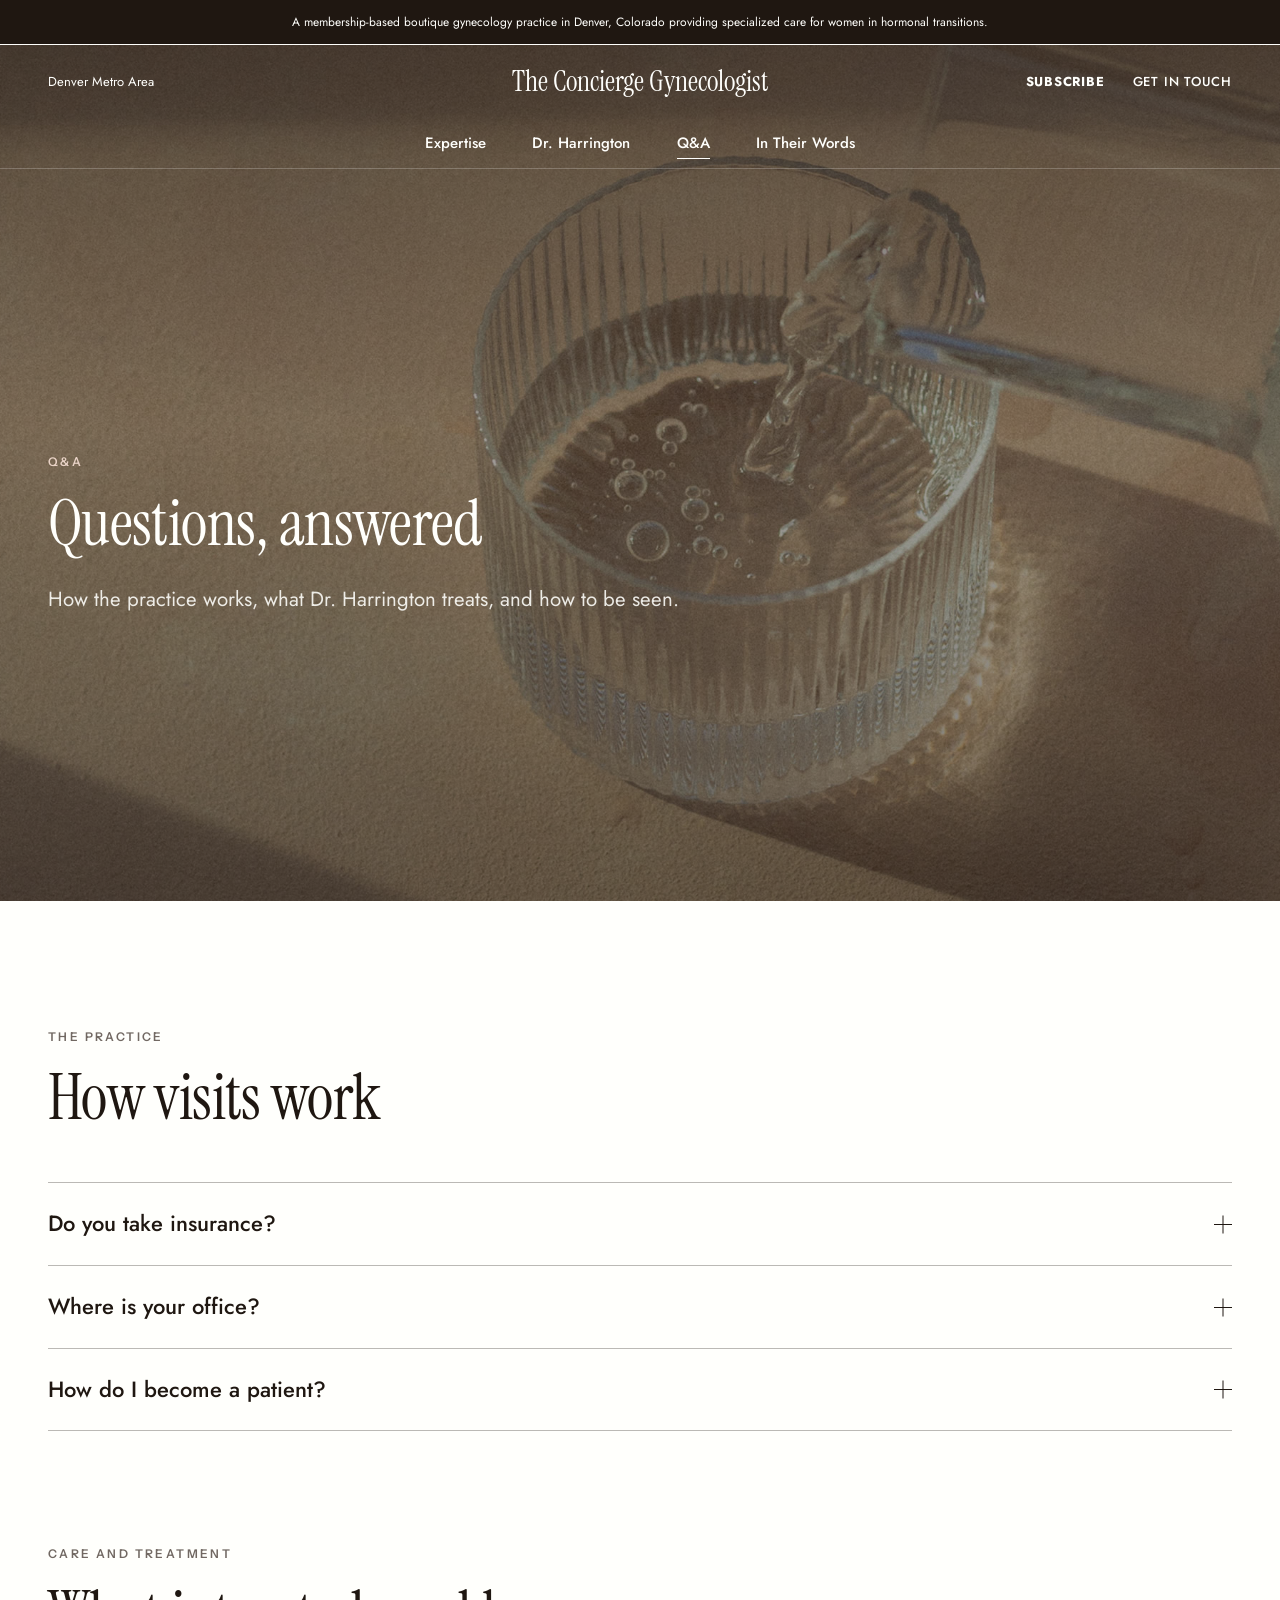
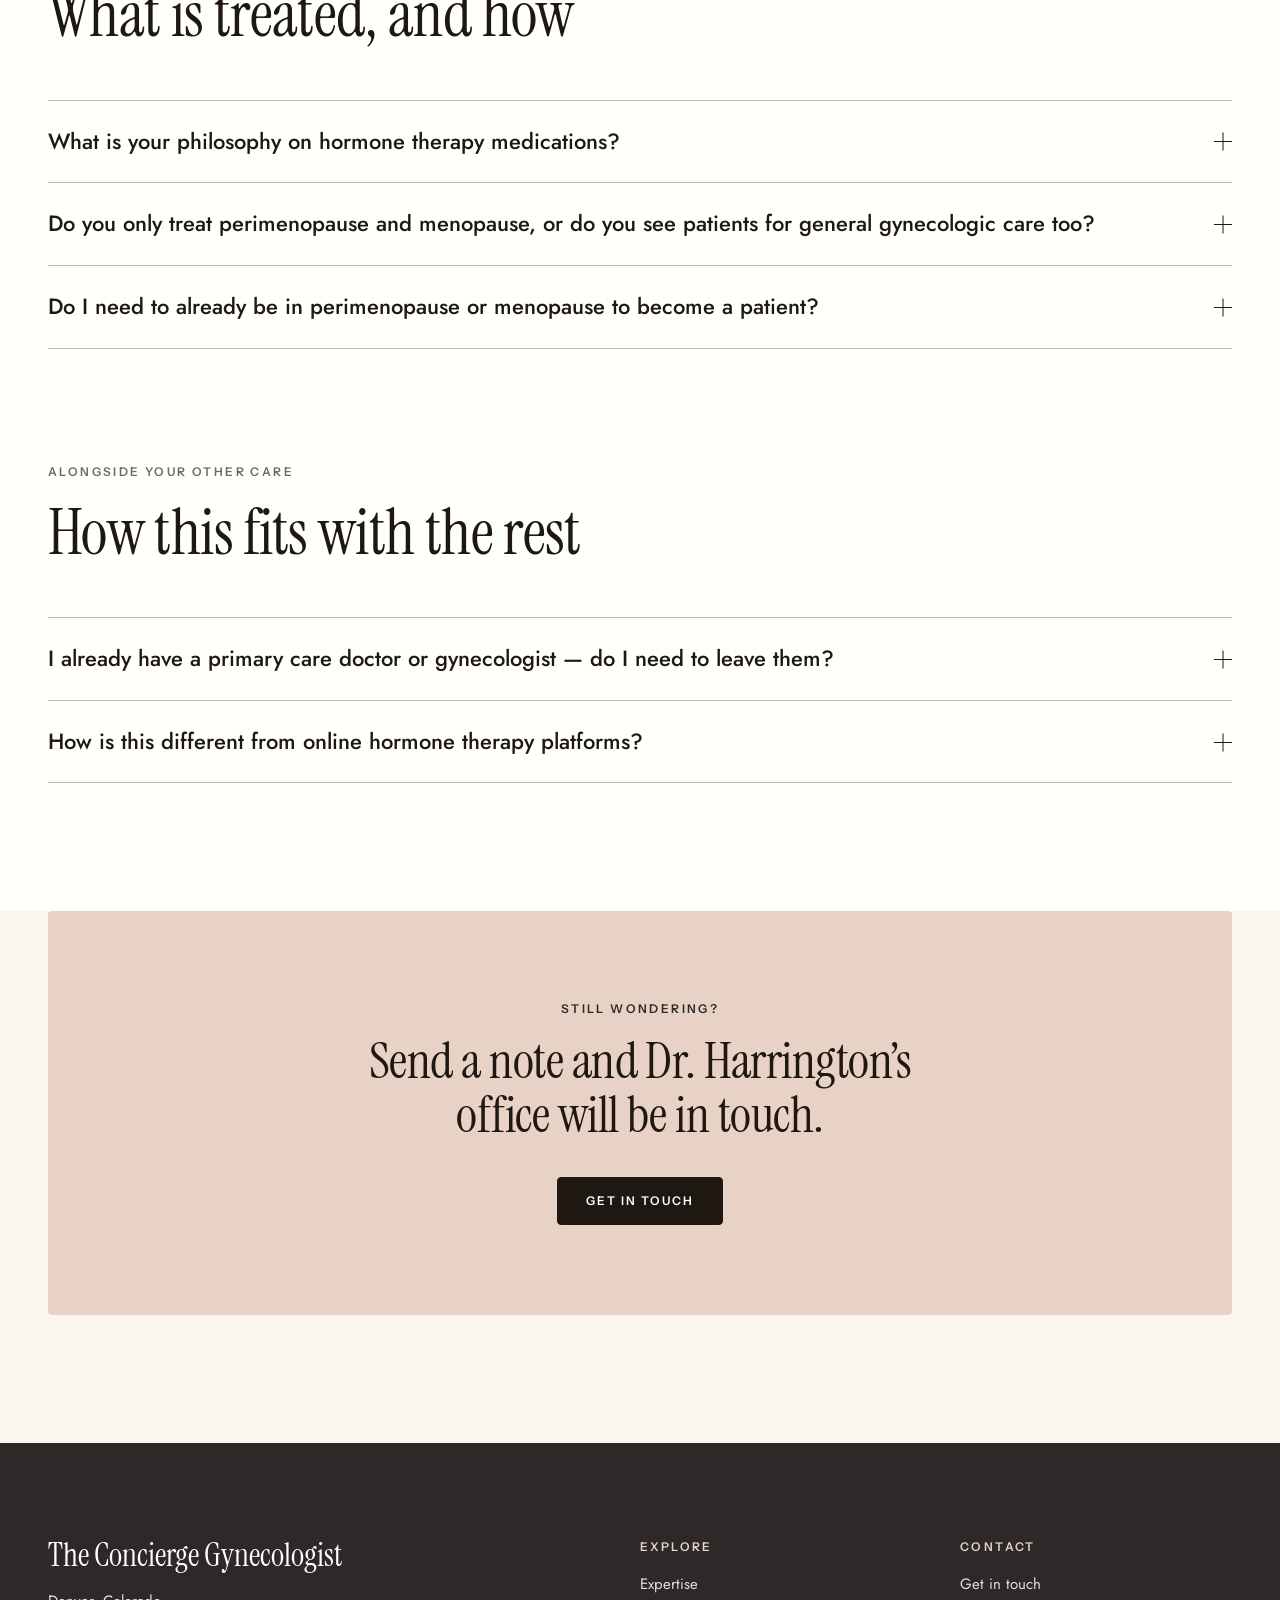
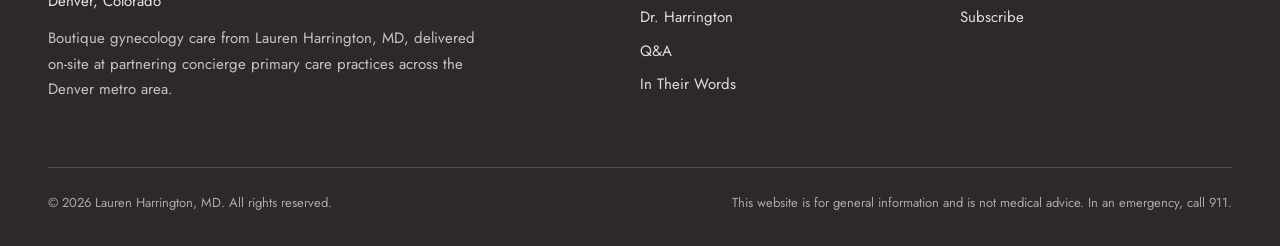
<file: questions/index.html>
<!DOCTYPE html>
<html lang="en">
<head>
  <meta charset="UTF-8">
  <meta name="viewport" content="width=device-width, initial-scale=1">

  <title>Q&amp;A — The Concierge Gynecologist</title>
  <meta name="description" content="Dr. Lauren Harrington answers common questions: insurance, where she sees patients, her philosophy on hormone therapy, what she treats, and how to become a patient in the Denver metro area.">
  <link rel="canonical" href="https://theconciergegynecologist.com/questions/">
  <meta name="theme-color" content="#fffffc">
  <link rel="icon" href="/favicon.svg" type="image/svg+xml">

  <meta property="og:type" content="website">
  <meta property="og:site_name" content="The Concierge Gynecologist">
  <meta property="og:url" content="https://theconciergegynecologist.com/questions/">
  <meta property="og:title" content="Q&amp;A — The Concierge Gynecologist">
  <meta property="og:description" content="How the on-site partnership model works, what Dr. Harrington treats, and how to become a patient.">
  <meta property="og:image" content="https://theconciergegynecologist.com/images/team/dr-lauren-harrington.jpg">
  <meta name="twitter:card" content="summary_large_image">

  <link rel="preconnect" href="https://fonts.googleapis.com">
  <link rel="preconnect" href="https://fonts.gstatic.com" crossorigin>
  <link rel="stylesheet" href="https://fonts.googleapis.com/css2?family=Crimson+Pro:wght@500&family=Instrument+Sans:wght@600&family=Instrument+Serif:ital@0;1&family=Jost:wght@400;500;700&display=swap">
  <link rel="stylesheet" href="/styles.css">
  <script defer src="/script.js"></script>

  <!-- FAQPage schema: mirrors the questions and answers below word for word.
       Google and AI assistants read this to answer directly. If you edit a
       question or answer in the page, edit its twin here too. -->
  <script type="application/ld+json">
  {
    "@context": "https://schema.org",
    "@type": "FAQPage",
    "mainEntity": [
      {
        "@type": "Question",
        "name": "Do you take insurance?",
        "acceptedAnswer": {
          "@type": "Answer",
          "text": "Dr. Harrington does not accept insurance for appointments. This allows her to spend as much time needed to get to know you and create a comprehensive plan to address your concerns and symptoms. Your insurance can still be used for services outside of visits with Dr. Harrington: laboratory tests, imaging, and prescriptions (depending on your individual plan)."
        }
      },
      {
        "@type": "Question",
        "name": "Where is your office?",
        "acceptedAnswer": {
          "@type": "Answer",
          "text": "Dr. Harrington currently partners directly with concierge primary care practices to see patients on-site at their practices. This allows for coordinated and collaborative wrap-around care for patients, and seamless communication between providers. Subscribe to the newsletter to be the first to know about new partnerships and practice locations. If you’re interested in seeing Dr. Harrington, and your concierge primary care physician is not a current partner, please submit an inquiry to Dr. Harrington’s team."
        }
      },
      {
        "@type": "Question",
        "name": "How do I become a patient?",
        "acceptedAnswer": {
          "@type": "Answer",
          "text": "Reach out through the Get in Touch button, and the team will schedule an introductory conversation to see if the practice is the right fit."
        }
      },
      {
        "@type": "Question",
        "name": "What is your philosophy on hormone therapy medications?",
        "acceptedAnswer": {
          "@type": "Answer",
          "text": "Dr. Harrington prescribes FDA-approved medications and treatments whenever one exists for your condition. Together, you and Dr. Harrington may consider compounded or non-FDA-approved options when no approved alternative is available."
        }
      },
      {
        "@type": "Question",
        "name": "Do you only treat perimenopause and menopause, or do you see patients for general gynecologic care too?",
        "acceptedAnswer": {
          "@type": "Answer",
          "text": "While hormone therapy, perimenopause, menopause, sexual function and cancer survivorship are a particular focus, Dr. Harrington also treats the full spectrum of gynecologic conditions, including: contraception, abnormal and postmenopausal bleeding, vulvar conditions, pelvic pain, abnormal pap smears. A first visit is the best way to find out where to start."
        }
      },
      {
        "@type": "Question",
        "name": "Do I need to already be in perimenopause or menopause to become a patient?",
        "acceptedAnswer": {
          "@type": "Answer",
          "text": "No. Many patients come in earlier, when symptoms are just beginning and hard to explain, or simply because they want a specialist relationship in place before they need it."
        }
      },
      {
        "@type": "Question",
        "name": "I already have a primary care doctor or gynecologist — do I need to leave them?",
        "acceptedAnswer": {
          "@type": "Answer",
          "text": "Not at all. Many patients keep their existing primary care physician and see me specifically for specialized hormone and gynecologic care. I’m glad to coordinate with your other physicians when it’s helpful."
        }
      },
      {
        "@type": "Question",
        "name": "How is this different from online hormone therapy platforms?",
        "acceptedAnswer": {
          "@type": "Answer",
          "text": "Those platforms can be a reasonable starting point, but they typically don’t include an in-person exam, a full personal and family history, or ongoing access to the same physician. Every plan here is built around your specific history and stays with you as your needs change."
        }
      }
    ]
  }
  </script>
</head>
<body class="page-questions has-hero-media">
<!-- partial:header -->
<a class="skip-link" href="#main">Skip to content</a>

<div class="announcement" role="region" aria-label="Announcement">
  <p>A membership-based boutique gynecology practice in Denver, Colorado providing specialized care for women in hormonal transitions.</p>
</div>

<header class="site-header" data-header>
  <div class="site-header__top">
    <div class="site-header__utility">
      <button class="menu-toggle" type="button" aria-expanded="false" aria-controls="site-nav" data-menu-toggle>
        <span class="menu-toggle__bars" aria-hidden="true"></span>
        <span class="visually-hidden">Menu</span>
      </button>
      <span class="utility-text">Denver Metro Area</span>
    </div>

    <!-- TODO: replace text wordmark with logo SVG when provided -->
    <a class="wordmark" href="/">The Concierge Gynecologist</a>

    <div class="site-header__utility site-header__utility--right">
      <a class="utility-link utility-link--strong" href="/stay-in-touch/" data-open-inquire="updates">Subscribe</a>
      <a class="utility-link" href="/inquire/" data-open-inquire>Get in touch</a>
    </div>
  </div>

  <nav class="site-nav" id="site-nav" aria-label="Main">
    <ul class="site-nav__list">
      <li><a class="site-nav__link" href="/expertise/">Expertise</a></li>
      <li><a class="site-nav__link" href="/dr-harrington/">Dr. Harrington</a></li>
      <li><a class="site-nav__link" href="/questions/" aria-current="page">Q&amp;A</a></li>
      <li><a class="site-nav__link" href="/in-their-words/">In Their Words</a></li>
      <!-- Below 900px the utility row has no space for these, so the menu
           carries them. Plain links, not panel triggers: a slide-out panel
           over an already full-screen menu is a poor place to land. -->
      <li class="site-nav__mobile-only"><a class="site-nav__link" href="/inquire/">Get in touch</a></li>
      <li class="site-nav__mobile-only"><a class="site-nav__link" href="/stay-in-touch/">Subscribe</a></li>
    </ul>
  </nav>
</header>
<!-- /partial:header -->

<main id="main">
  <section class="page-hero page-hero--media">
    <img class="page-hero__bg" src="/images/page-heroes/questions.jpg" alt="" width="2400" height="1200" fetchpriority="high">
    <div class="container">
      <div class="page-hero__inner">
        <p class="eyebrow">Q&amp;A</p>
        <h1 class="title">Questions, answered</h1>
        <p class="lede">How the practice works, what Dr. Harrington treats, and how to be seen.</p>
      </div>
    </div>
  </section>

  <!-- Every answer here is also written into the FAQPage schema in <head>.
       Keep the two in sync — edit a question or answer in one place and the
       other will be wrong. -->
  <!-- Dr. Harrington's own answers, verbatim. Every answer is also in the
       FAQPage schema in <head>; edit both or the schema goes stale. -->
  <section class="section" aria-labelledby="the-practice-title">
    <div class="container">
      <div class="topic">
        <p class="eyebrow">The practice</p>
        <h2 class="title" id="the-practice-title">How visits work</h2>

        <div class="topic__list">
          <details class="disclosure">
            <summary class="disclosure__summary">
              Do you take insurance?
              <span class="disclosure__icon" aria-hidden="true"></span>
            </summary>
            <div class="disclosure__body prose">
              <p>Dr. Harrington does not accept insurance for appointments. This allows her to spend as much time needed to get to know you and create a comprehensive plan to address your concerns and symptoms. Your insurance can still be used for services outside of visits with Dr. Harrington: laboratory tests, imaging, and prescriptions (depending on your individual plan).</p>
            </div>
          </details>
          <details class="disclosure">
            <summary class="disclosure__summary">
              Where is your office?
              <span class="disclosure__icon" aria-hidden="true"></span>
            </summary>
            <div class="disclosure__body prose">
              <p>Dr. Harrington currently partners directly with concierge primary care practices to see patients on-site at their practices. This allows for coordinated and collaborative wrap-around care for patients, and seamless communication between providers.</p>
              <p><a href="/stay-in-touch/" data-open-inquire="updates">Subscribe to the newsletter</a> to be the first to know about new partnerships and practice locations. If you’re interested in seeing Dr. Harrington, and your concierge primary care physician is not a current partner, please <a href="/inquire/" data-open-inquire>submit an inquiry</a> to Dr. Harrington’s team.</p>
            </div>
          </details>
          <details class="disclosure">
            <summary class="disclosure__summary">
              How do I become a patient?
              <span class="disclosure__icon" aria-hidden="true"></span>
            </summary>
            <div class="disclosure__body prose">
              <p>Reach out through the <a href="/inquire/" data-open-inquire>Get in Touch</a> button, and the team will schedule an introductory conversation to see if the practice is the right fit.</p>
            </div>
          </details>
        </div>
      </div>
      <div class="topic">
        <p class="eyebrow">Care and treatment</p>
        <h2 class="title" id="care-and-treatment-title">What is treated, and how</h2>

        <div class="topic__list">
          <details class="disclosure">
            <summary class="disclosure__summary">
              What is your philosophy on hormone therapy medications?
              <span class="disclosure__icon" aria-hidden="true"></span>
            </summary>
            <div class="disclosure__body prose">
              <p>Dr. Harrington prescribes FDA-approved medications and treatments whenever one exists for your condition. Together, you and Dr. Harrington may consider compounded or non-FDA-approved options when no approved alternative is available.</p>
            </div>
          </details>
          <details class="disclosure">
            <summary class="disclosure__summary">
              Do you only treat perimenopause and menopause, or do you see patients for general gynecologic care too?
              <span class="disclosure__icon" aria-hidden="true"></span>
            </summary>
            <div class="disclosure__body prose">
              <p>While hormone therapy, perimenopause, menopause, sexual function and cancer survivorship are a particular focus, Dr. Harrington also treats the full spectrum of gynecologic conditions, including: contraception, abnormal and postmenopausal bleeding, vulvar conditions, pelvic pain, abnormal pap smears. A first visit is the best way to find out where to start.</p>
            </div>
          </details>
          <details class="disclosure">
            <summary class="disclosure__summary">
              Do I need to already be in perimenopause or menopause to become a patient?
              <span class="disclosure__icon" aria-hidden="true"></span>
            </summary>
            <div class="disclosure__body prose">
              <p>No. Many patients come in earlier, when symptoms are just beginning and hard to explain, or simply because they want a specialist relationship in place before they need it.</p>
            </div>
          </details>
        </div>
      </div>
      <div class="topic">
        <p class="eyebrow">Alongside your other care</p>
        <h2 class="title" id="alongside-your-other-care-title">How this fits with the rest</h2>

        <div class="topic__list">
          <details class="disclosure">
            <summary class="disclosure__summary">
              I already have a primary care doctor or gynecologist — do I need to leave them?
              <span class="disclosure__icon" aria-hidden="true"></span>
            </summary>
            <div class="disclosure__body prose">
              <p>Not at all. Many patients keep their existing primary care physician and see me specifically for specialized hormone and gynecologic care. I’m glad to coordinate with your other physicians when it’s helpful.</p>
            </div>
          </details>
          <details class="disclosure">
            <summary class="disclosure__summary">
              How is this different from online hormone therapy platforms?
              <span class="disclosure__icon" aria-hidden="true"></span>
            </summary>
            <div class="disclosure__body prose">
              <p>Those platforms can be a reasonable starting point, but they typically don’t include an in-person exam, a full personal and family history, or ongoing access to the same physician. Every plan here is built around your specific history and stays with you as your needs change.</p>
            </div>
          </details>
        </div>
      </div>
    </div>
  </section>

  <section class="section section--cream section--flush-top">
    <div class="container">
      <div class="callout">
        <p class="eyebrow">Still wondering?</p>
        <h2 class="title">Send a note and Dr. Harrington’s office will be in touch.</h2>
        <div class="button-row">
          <a class="button" href="/inquire/" data-open-inquire>Get in touch</a>
        </div>
      </div>
    </div>
  </section>
</main>

<!-- partial:footer -->
<footer class="site-footer">
  <div class="container site-footer__grid">
    <div>
      <a class="wordmark" href="/">The Concierge Gynecologist</a>
      <p class="site-footer__place">Denver, Colorado</p>
      <p class="site-footer__tagline">Boutique gynecology care from Lauren Harrington, MD, delivered on-site at partnering concierge primary care practices across the Denver metro area.</p>
    </div>
    <nav aria-label="Footer">
      <p class="eyebrow">Explore</p>
      <ul class="site-footer__list">
        <li><a href="/expertise/">Expertise</a></li>
        <li><a href="/dr-harrington/">Dr. Harrington</a></li>
        <li><a href="/questions/">Q&amp;A</a></li>
        <li><a href="/in-their-words/">In Their Words</a></li>
      </ul>
    </nav>
    <div>
      <p class="eyebrow">Contact</p>
      <ul class="site-footer__list">
        <li><a href="/inquire/" data-open-inquire>Get in touch</a></li>
        <li><a href="/stay-in-touch/" data-open-inquire="updates">Subscribe</a></li>
      </ul>
    </div>
  </div>
  <div class="container">
    <div class="site-footer__legal">
      <p>© <span data-year>2026</span> Lauren Harrington, MD. All rights reserved.</p>
      <p>This website is for general information and is not medical advice. In an emergency, call 911.</p>
    </div>
  </div>
</footer>
<!-- /partial:footer -->

<!-- partial:inquire-panel -->
<!-- One panel, two independent modes. [data-open-inquire] opens the inquiry
     form; [data-open-inquire="updates"] opens the sign-up. Only one is ever
     shown — they are separate forms, never stacked. See script.js. -->
<div class="inquire-panel" data-inquire-panel inert>
  <div class="inquire-panel__backdrop" data-close-inquire></div>

  <div class="inquire-panel__sheet" role="dialog" aria-modal="true" aria-labelledby="panel-inquiry-title">
    <button class="inquire-panel__close" type="button" data-close-inquire>
      <svg viewBox="0 0 18 18" fill="none" stroke="currentColor" stroke-width="1.25" aria-hidden="true"><path d="M1 1l16 16M17 1L1 17"/></svg>
      <span class="visually-hidden">Close</span>
    </button>

    <section class="inquire-panel__mode" data-panel-mode="inquiry">
      <p class="eyebrow">Get in touch</p>
      <h2 class="title" id="panel-inquiry-title">Do you have a specific question or inquiry?</h2>
      <p class="lede">Reach Dr. Harrington’s team directly. No medical questions or advice, please.</p>

      <form class="form" name="inquiry" method="POST" data-netlify="true" netlify-honeypot="bot-field" data-form>
        <input type="hidden" name="form-name" value="inquiry">
        <p class="visually-hidden"><label>Leave this empty <input name="bot-field" tabindex="-1" autocomplete="off"></label></p>

        <div class="form__row">
          <div class="field">
            <label for="panel-first-name">First name</label>
            <input id="panel-first-name" name="first-name" autocomplete="given-name" required data-panel-focus>
          </div>
          <div class="field">
            <label for="panel-last-name">Last name</label>
            <input id="panel-last-name" name="last-name" autocomplete="family-name" required>
          </div>
        </div>
        <div class="field">
          <label for="panel-email">Email address</label>
          <input id="panel-email" name="email" type="email" autocomplete="email" required>
        </div>
        <div class="field">
          <label for="panel-phone">Phone number <span class="field__optional">(optional)</span></label>
          <input id="panel-phone" name="phone" type="tel" autocomplete="tel">
        </div>
        <div class="field">
          <label for="panel-message">Message</label>
          <textarea id="panel-message" name="message" rows="4"></textarea>
        </div>
        <label class="checkbox">
          <input type="checkbox" name="updates-opt-in" value="yes">
          <span>I’d like to receive occasional updates — new partnerships, availability, and practice news.</span>
        </label>
        <p class="form__note">Please don’t include personal medical details. This form isn’t monitored for urgent needs. If you’re experiencing a medical emergency, call 911.</p>
        <div class="form__actions">
          <button class="button" type="submit">Send inquiry</button>
          <p class="form__status" role="status" aria-live="polite" data-form-status></p>
        </div>
      </form>
    </section>

    <section class="inquire-panel__mode" data-panel-mode="updates" hidden>
      <p class="eyebrow">Subscribe</p>
      <h2 class="title" id="panel-updates-title">Want to know more</h2>
      <p class="lede">Subscribe to Dr. Harrington’s newsletter for information about how to become a patient, announcements about new practice locations, and current news in hormone health.</p>

      <form class="form" name="updates" method="POST" data-netlify="true" netlify-honeypot="bot-field" data-form data-success="You’re on the list. Thank you.">
        <input type="hidden" name="form-name" value="updates">
        <p class="visually-hidden"><label>Leave this empty <input name="bot-field" tabindex="-1" autocomplete="off"></label></p>
        <div class="field">
          <label for="panel-updates-name">Name</label>
          <input id="panel-updates-name" name="name" autocomplete="name" required data-panel-focus>
        </div>
        <div class="field">
          <label for="panel-updates-email">Email</label>
          <input id="panel-updates-email" name="email" type="email" autocomplete="email" required>
        </div>
        <div class="form__actions">
          <button class="button" type="submit">Subscribe</button>
          <p class="form__status" role="status" aria-live="polite" data-form-status></p>
        </div>
      </form>
    </section>
  </div>
</div>
<!-- /partial:inquire-panel -->
</body>
</html>
</file>
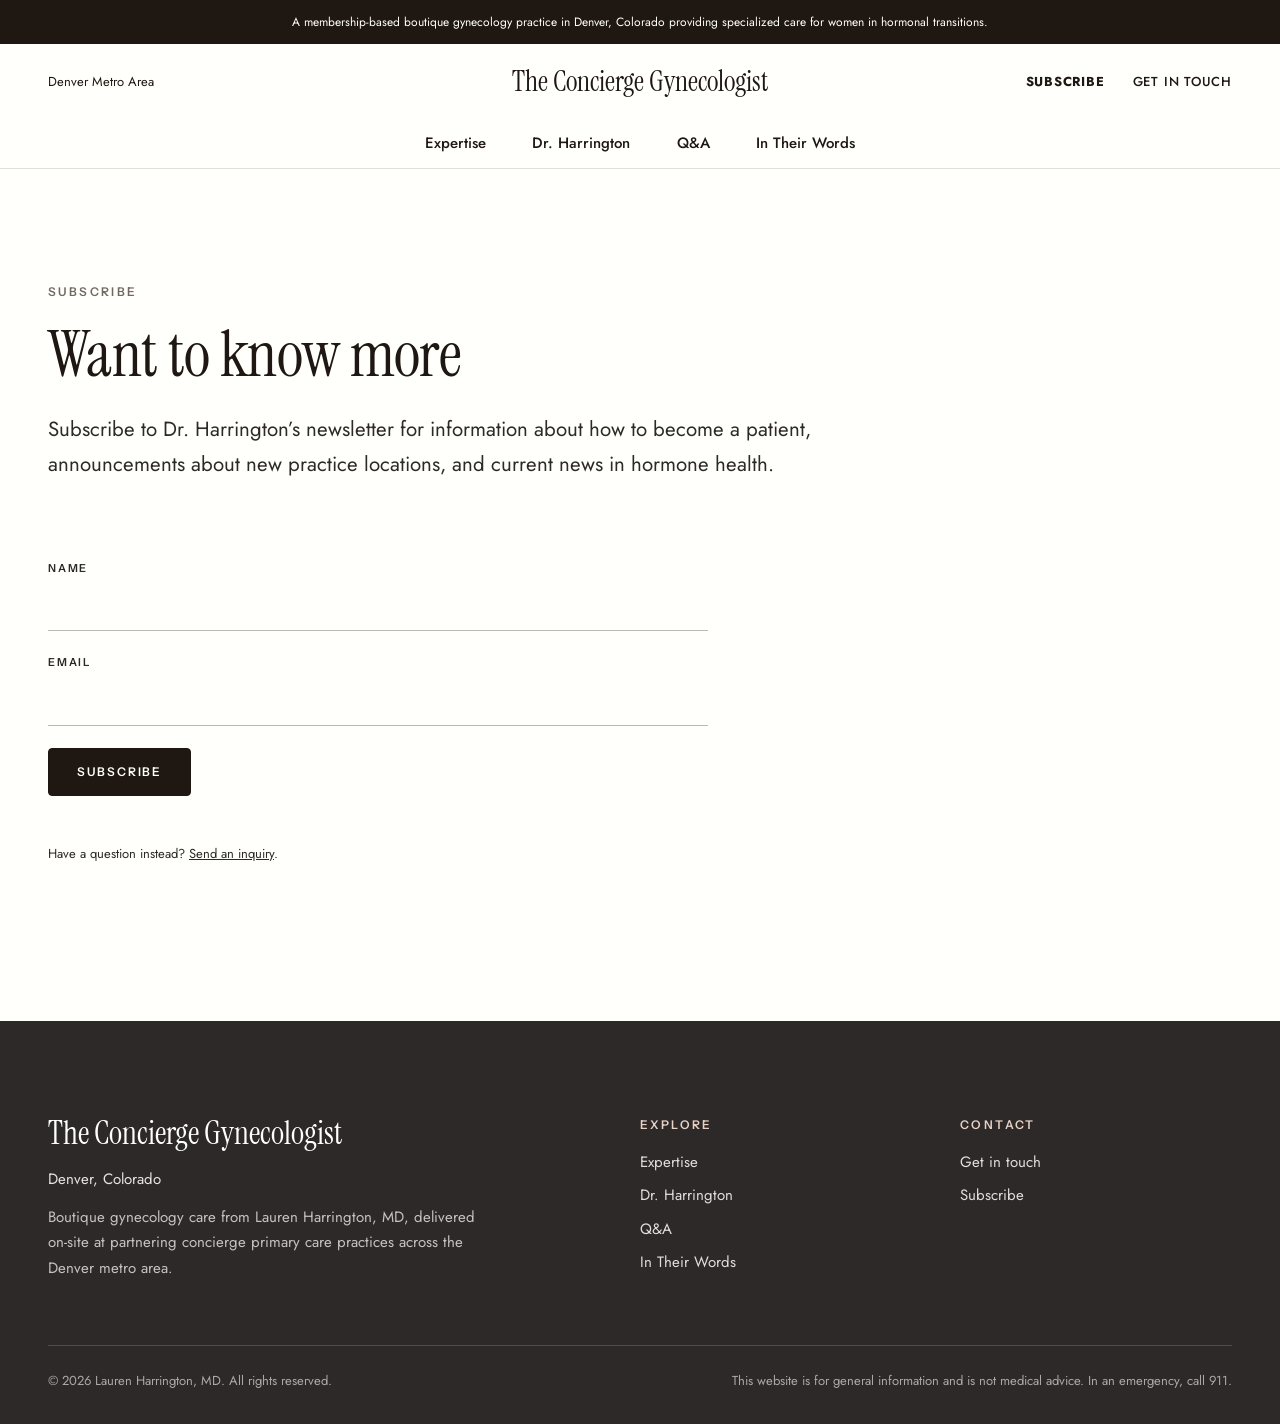
<file: stay-in-touch/index.html>
<!DOCTYPE html>
<html lang="en">
<head>
  <meta charset="UTF-8">
  <meta name="viewport" content="width=device-width, initial-scale=1">

  <title>Subscribe — The Concierge Gynecologist</title>
  <meta name="description" content="Subscribe to Dr. Lauren Harrington’s newsletter: how to become a patient, new practice locations, and current news in hormone health.">
  <link rel="canonical" href="https://theconciergegynecologist.com/stay-in-touch/">
  <meta name="theme-color" content="#fffffc">
  <link rel="icon" href="/favicon.svg" type="image/svg+xml">

  <meta property="og:type" content="website">
  <meta property="og:site_name" content="The Concierge Gynecologist">
  <meta property="og:url" content="https://theconciergegynecologist.com/stay-in-touch/">
  <meta property="og:title" content="Subscribe — The Concierge Gynecologist">
  <meta property="og:description" content="How to become a patient, new practice locations, and current news in hormone health.">
  <meta property="og:image" content="https://theconciergegynecologist.com/images/team/dr-lauren-harrington.jpg">
  <meta name="twitter:card" content="summary_large_image">

  <link rel="preconnect" href="https://fonts.googleapis.com">
  <link rel="preconnect" href="https://fonts.gstatic.com" crossorigin>
  <link rel="stylesheet" href="https://fonts.googleapis.com/css2?family=Crimson+Pro:wght@500&family=Instrument+Sans:wght@600&family=Instrument+Serif:ital@0;1&family=Jost:wght@400;500;700&display=swap">
  <link rel="stylesheet" href="/styles.css">
  <script defer src="/script.js"></script>
</head>
<body class="page-stay-in-touch">
<!-- partial:header -->
<a class="skip-link" href="#main">Skip to content</a>

<div class="announcement" role="region" aria-label="Announcement">
  <p>A membership-based boutique gynecology practice in Denver, Colorado providing specialized care for women in hormonal transitions.</p>
</div>

<header class="site-header" data-header>
  <div class="site-header__top">
    <div class="site-header__utility">
      <button class="menu-toggle" type="button" aria-expanded="false" aria-controls="site-nav" data-menu-toggle>
        <span class="menu-toggle__bars" aria-hidden="true"></span>
        <span class="visually-hidden">Menu</span>
      </button>
      <span class="utility-text">Denver Metro Area</span>
    </div>

    <!-- TODO: replace text wordmark with logo SVG when provided -->
    <a class="wordmark" href="/">The Concierge Gynecologist</a>

    <div class="site-header__utility site-header__utility--right">
      <a class="utility-link utility-link--strong" href="/stay-in-touch/" data-open-inquire="updates">Subscribe</a>
      <a class="utility-link" href="/inquire/" data-open-inquire>Get in touch</a>
    </div>
  </div>

  <nav class="site-nav" id="site-nav" aria-label="Main">
    <ul class="site-nav__list">
      <li><a class="site-nav__link" href="/expertise/">Expertise</a></li>
      <li><a class="site-nav__link" href="/dr-harrington/">Dr. Harrington</a></li>
      <li><a class="site-nav__link" href="/questions/">Q&amp;A</a></li>
      <li><a class="site-nav__link" href="/in-their-words/">In Their Words</a></li>
      <!-- Below 900px the utility row has no space for these, so the menu
           carries them. Plain links, not panel triggers: a slide-out panel
           over an already full-screen menu is a poor place to land. -->
      <li class="site-nav__mobile-only"><a class="site-nav__link" href="/inquire/">Get in touch</a></li>
      <li class="site-nav__mobile-only"><a class="site-nav__link" href="/stay-in-touch/" aria-current="page">Subscribe</a></li>
    </ul>
  </nav>
</header>
<!-- /partial:header -->

<main id="main">
  <section class="page-hero">
    <div class="container">
      <div class="page-hero__inner">
        <p class="eyebrow">Subscribe</p>
        <h1 class="title">Want to know more</h1>
        <p class="lede">Subscribe to Dr. Harrington’s newsletter for information about how to become a patient, announcements about new practice locations, and current news in hormone health.</p>
      </div>
    </div>
  </section>

  <div class="container form-page">
    <section class="form-block" aria-labelledby="updates-title">
      <h2 class="visually-hidden" id="updates-title">Sign up for practice updates</h2>
      <form class="form" name="updates" method="POST" data-netlify="true" netlify-honeypot="bot-field" data-form data-success="You’re on the list. Thank you.">
        <input type="hidden" name="form-name" value="updates">
        <p class="visually-hidden"><label>Leave this empty <input name="bot-field" tabindex="-1" autocomplete="off"></label></p>
        <div class="field">
          <label for="page-updates-name">Name</label>
          <input id="page-updates-name" name="name" autocomplete="name" required>
        </div>
        <div class="field">
          <label for="page-updates-email">Email</label>
          <input id="page-updates-email" name="email" type="email" autocomplete="email" required>
        </div>
        <div class="form__actions">
          <button class="button" type="submit">Subscribe</button>
          <p class="form__status" role="status" aria-live="polite" data-form-status></p>
        </div>
      </form>

      <p class="form__note form-block__footnote">Have a question instead? <a href="/inquire/">Send an inquiry</a>.</p>
    </section>
  </div>
</main>

<!-- partial:footer -->
<footer class="site-footer">
  <div class="container site-footer__grid">
    <div>
      <a class="wordmark" href="/">The Concierge Gynecologist</a>
      <p class="site-footer__place">Denver, Colorado</p>
      <p class="site-footer__tagline">Boutique gynecology care from Lauren Harrington, MD, delivered on-site at partnering concierge primary care practices across the Denver metro area.</p>
    </div>
    <nav aria-label="Footer">
      <p class="eyebrow">Explore</p>
      <ul class="site-footer__list">
        <li><a href="/expertise/">Expertise</a></li>
        <li><a href="/dr-harrington/">Dr. Harrington</a></li>
        <li><a href="/questions/">Q&amp;A</a></li>
        <li><a href="/in-their-words/">In Their Words</a></li>
      </ul>
    </nav>
    <div>
      <p class="eyebrow">Contact</p>
      <ul class="site-footer__list">
        <li><a href="/inquire/" data-open-inquire>Get in touch</a></li>
        <li><a href="/stay-in-touch/" data-open-inquire="updates">Subscribe</a></li>
      </ul>
    </div>
  </div>
  <div class="container">
    <div class="site-footer__legal">
      <p>© <span data-year>2026</span> Lauren Harrington, MD. All rights reserved.</p>
      <p>This website is for general information and is not medical advice. In an emergency, call 911.</p>
    </div>
  </div>
</footer>
<!-- /partial:footer -->

<!-- partial:inquire-panel -->
<!-- One panel, two independent modes. [data-open-inquire] opens the inquiry
     form; [data-open-inquire="updates"] opens the sign-up. Only one is ever
     shown — they are separate forms, never stacked. See script.js. -->
<div class="inquire-panel" data-inquire-panel inert>
  <div class="inquire-panel__backdrop" data-close-inquire></div>

  <div class="inquire-panel__sheet" role="dialog" aria-modal="true" aria-labelledby="panel-inquiry-title">
    <button class="inquire-panel__close" type="button" data-close-inquire>
      <svg viewBox="0 0 18 18" fill="none" stroke="currentColor" stroke-width="1.25" aria-hidden="true"><path d="M1 1l16 16M17 1L1 17"/></svg>
      <span class="visually-hidden">Close</span>
    </button>

    <section class="inquire-panel__mode" data-panel-mode="inquiry">
      <p class="eyebrow">Get in touch</p>
      <h2 class="title" id="panel-inquiry-title">Do you have a specific question or inquiry?</h2>
      <p class="lede">Reach Dr. Harrington’s team directly. No medical questions or advice, please.</p>

      <form class="form" name="inquiry" method="POST" data-netlify="true" netlify-honeypot="bot-field" data-form>
        <input type="hidden" name="form-name" value="inquiry">
        <p class="visually-hidden"><label>Leave this empty <input name="bot-field" tabindex="-1" autocomplete="off"></label></p>

        <div class="form__row">
          <div class="field">
            <label for="panel-first-name">First name</label>
            <input id="panel-first-name" name="first-name" autocomplete="given-name" required data-panel-focus>
          </div>
          <div class="field">
            <label for="panel-last-name">Last name</label>
            <input id="panel-last-name" name="last-name" autocomplete="family-name" required>
          </div>
        </div>
        <div class="field">
          <label for="panel-email">Email address</label>
          <input id="panel-email" name="email" type="email" autocomplete="email" required>
        </div>
        <div class="field">
          <label for="panel-phone">Phone number <span class="field__optional">(optional)</span></label>
          <input id="panel-phone" name="phone" type="tel" autocomplete="tel">
        </div>
        <div class="field">
          <label for="panel-message">Message</label>
          <textarea id="panel-message" name="message" rows="4"></textarea>
        </div>
        <label class="checkbox">
          <input type="checkbox" name="updates-opt-in" value="yes">
          <span>I’d like to receive occasional updates — new partnerships, availability, and practice news.</span>
        </label>
        <p class="form__note">Please don’t include personal medical details. This form isn’t monitored for urgent needs. If you’re experiencing a medical emergency, call 911.</p>
        <div class="form__actions">
          <button class="button" type="submit">Send inquiry</button>
          <p class="form__status" role="status" aria-live="polite" data-form-status></p>
        </div>
      </form>
    </section>

    <section class="inquire-panel__mode" data-panel-mode="updates" hidden>
      <p class="eyebrow">Subscribe</p>
      <h2 class="title" id="panel-updates-title">Want to know more</h2>
      <p class="lede">Subscribe to Dr. Harrington’s newsletter for information about how to become a patient, announcements about new practice locations, and current news in hormone health.</p>

      <form class="form" name="updates" method="POST" data-netlify="true" netlify-honeypot="bot-field" data-form data-success="You’re on the list. Thank you.">
        <input type="hidden" name="form-name" value="updates">
        <p class="visually-hidden"><label>Leave this empty <input name="bot-field" tabindex="-1" autocomplete="off"></label></p>
        <div class="field">
          <label for="panel-updates-name">Name</label>
          <input id="panel-updates-name" name="name" autocomplete="name" required data-panel-focus>
        </div>
        <div class="field">
          <label for="panel-updates-email">Email</label>
          <input id="panel-updates-email" name="email" type="email" autocomplete="email" required>
        </div>
        <div class="form__actions">
          <button class="button" type="submit">Subscribe</button>
          <p class="form__status" role="status" aria-live="polite" data-form-status></p>
        </div>
      </form>
    </section>
  </div>
</div>
<!-- /partial:inquire-panel -->
</body>
</html>
</file>
<file: styles.css>
/* ==========================================================================
   The Concierge Gynecologist — global styles
   Rules behind every token live in BRAND-GUIDE.md. Use tokens, not raw hex.
   ========================================================================== */

/* ── Tokens ─────────────────────────────────────────────────────────────── */
:root {
  /* Core palette */
  --ivory: #fffffc;
  --espresso: #1f1711;
  --charcoal: #2d2929;
  --taupe: #716862;
  --stone: #887e76;
  --blush: #e8d2c6;

  /* Extended palette — reach for these in order, only when needed */
  --cream: #fbf7ef;
  --clay: #e3d2cb;
  --sage: #a3aca8;
  --slate: #667487;
  --brass: #aa9b76;
  --forest: #495a49;

  /* Roles */
  --color-bg: var(--ivory);
  --color-text: var(--espresso);
  --color-text-soft: var(--charcoal);
  --color-accent: var(--taupe);
  --color-line: rgba(31, 23, 17, 0.14);
  --color-line-strong: rgba(31, 23, 17, 0.3);

  /* Type families */
  --font-title: "Instrument Serif", "Times New Roman", serif;
  --font-subtitle: "Instrument Sans", "Helvetica Neue", Arial, sans-serif;
  --font-heading: "Crimson Pro", Georgia, serif;
  --font-body: "Jost", "Helvetica Neue", Arial, sans-serif;

  /* Type scale (Title > Quote > Heading > Body > Subtitle) */
  --text-display: clamp(3rem, 7vw, 6rem);
  --text-title: clamp(2.5rem, 5vw, 4.25rem);
  --text-statement: clamp(3.15rem, 6.44vw, 5.6rem);
  --text-quote: clamp(1.75rem, 3vw, 2.5rem);
  --text-heading: clamp(1.625rem, 2.4vw, 2.125rem);
  --text-heading-sm: 1.5rem;
  --text-lede: clamp(1.125rem, 1.6vw, 1.3125rem);
  --text-body: 1.0625rem;
  --text-small: 0.9375rem;
  --text-eyebrow: 0.75rem;

  /* Layout */
  --max-width: 1240px;
  --max-width-text: 680px;
  --gutter: clamp(20px, 4vw, 48px);
  --section-space: clamp(72px, 10vw, 140px);
  --radius: 4px;

  --announce-h: 44px;
  --header-top-h: 76px;
  --header-nav-h: 48px;
  --header-h: calc(var(--header-top-h) + var(--header-nav-h));

  /* Motion */
  --ease: cubic-bezier(0.2, 0.6, 0.2, 1);
  --duration: 0.35s;
}

@media (max-width: 900px) {
  :root {
    --announce-h: 60px;
    --header-top-h: 64px;
    --header-nav-h: 0px;
  }
}

/* ── Base ───────────────────────────────────────────────────────────────── */
*, *::before, *::after { box-sizing: border-box; }
* { margin: 0; }

html {
  -webkit-text-size-adjust: 100%;
  scroll-behavior: smooth;
}
html.is-locked { overflow: hidden; }

body {
  background: var(--color-bg);
  color: var(--color-text);
  font-family: var(--font-body);
  font-size: var(--text-body);
  font-weight: 400;
  line-height: 1.7;
  -webkit-font-smoothing: antialiased;
  -moz-osx-font-smoothing: grayscale;
  text-rendering: optimizeLegibility;
}

img, video, svg { display: block; max-width: 100%; }
img { height: auto; }
a { color: inherit; }
button, input, textarea, select { font: inherit; color: inherit; }
button { background: none; border: 0; padding: 0; cursor: pointer; }
ul, ol { padding: 0; }

:focus-visible { outline: 2px solid currentColor; outline-offset: 4px; }
::selection { background: var(--blush); color: var(--espresso); }

@media (prefers-reduced-motion: reduce) {
  html { scroll-behavior: auto; }
  *, *::before, *::after {
    animation-duration: 0.01ms !important;
    transition-duration: 0.01ms !important;
  }
}

.visually-hidden {
  position: absolute !important;
  width: 1px; height: 1px;
  padding: 0; margin: -1px;
  overflow: hidden;
  clip: rect(0 0 0 0);
  white-space: nowrap;
  border: 0;
}

.skip-link {
  position: absolute;
  left: 16px;
  top: -100px;
  z-index: 1000;
  padding: 10px 16px;
  background: var(--espresso);
  color: var(--ivory);
  font-family: var(--font-subtitle);
  font-size: 0.8125rem;
  text-decoration: none;
}
.skip-link:focus { top: 12px; }

/* ── Type roles ─────────────────────────────────────────────────────────── */
.title {
  font-family: var(--font-title);
  font-weight: 400;
  font-size: var(--text-title);
  line-height: 1.05;
  letter-spacing: -0.01em;
  text-wrap: balance;
}
.title--display { font-size: var(--text-display); line-height: 1; }
.title em { font-style: italic; }

.eyebrow {
  font-family: var(--font-subtitle);
  font-weight: 600;
  font-size: var(--text-eyebrow);
  line-height: 1.4;
  letter-spacing: 0.2em;
  text-transform: uppercase;
  color: var(--color-accent);
}

.heading {
  font-family: var(--font-heading);
  font-weight: 500;
  font-size: var(--text-heading);
  line-height: 1.2;
  text-wrap: balance;
}
.heading--sm { font-size: var(--text-heading-sm); }

.lede {
  font-size: var(--text-lede);
  line-height: 1.7;
  color: var(--color-text-soft);
}

.quote {
  font-family: var(--font-title);
  font-style: italic;
  font-size: var(--text-quote);
  line-height: 1.25;
  text-wrap: balance;
}

.prose { max-width: var(--max-width-text); }
.prose p + p { margin-top: 1.1em; }

/* ── Layout ─────────────────────────────────────────────────────────────── */
.container {
  width: 100%;
  max-width: calc(var(--max-width) + var(--gutter) * 2);
  margin-inline: auto;
  padding-inline: var(--gutter);
}

.section { padding-block: var(--section-space); }
.section--cream { background: var(--cream); }
.section--blush { background: var(--blush); --color-accent: var(--charcoal); }
.section--dark { background: var(--espresso); color: var(--ivory); --color-accent: var(--blush); }
.section--flush-top { padding-top: 0; }
.section--tight-top { padding-top: clamp(40px, 5vw, 72px); }

.section-intro { max-width: 760px; margin-bottom: clamp(40px, 5vw, 64px); }
.section-intro .eyebrow { margin-bottom: 16px; }
.section-intro .lede { margin-top: 20px; }
.section-intro:last-child { margin-bottom: 0; }
.section-intro--center { max-width: 720px; margin-inline: auto; text-align: center; }
.section-intro--center .prose { margin-inline: auto; }
.section-intro--center .button-row { justify-content: center; margin-top: 32px; }
.nowrap { white-space: nowrap; }

.split {
  display: grid;
  grid-template-columns: repeat(2, minmax(0, 1fr));
  gap: clamp(40px, 6vw, 96px);
  align-items: center;
}
@media (max-width: 900px) {
  .split { grid-template-columns: minmax(0, 1fr); }
}
.split__content .title { margin-top: 16px; }
.split__content .heading { margin-top: 12px; }
.split__content .prose { margin-top: 24px; }

/* ── Buttons & links ────────────────────────────────────────────────────── */
.button {
  display: inline-flex;
  align-items: center;
  justify-content: center;
  gap: 0.75em;
  min-height: 48px;
  padding: 0 28px;
  border: 1px solid var(--espresso);
  border-radius: var(--radius);
  background: var(--espresso);
  color: var(--ivory);
  font-family: var(--font-subtitle);
  font-weight: 600;
  font-size: 0.75rem;
  letter-spacing: 0.16em;
  text-transform: uppercase;
  text-decoration: none;
  white-space: nowrap;
  transition: background-color var(--duration) var(--ease),
              color var(--duration) var(--ease),
              border-color var(--duration) var(--ease);
}
.button:hover { background: var(--charcoal); border-color: var(--charcoal); }
.button:disabled { opacity: 0.6; cursor: progress; }

.button--ghost { background: transparent; color: var(--espresso); }
.button--ghost:hover { background: var(--espresso); color: var(--ivory); }

.button--light { background: var(--ivory); border-color: var(--ivory); color: var(--espresso); }
.button--light:hover { background: var(--blush); border-color: var(--blush); }

/* Outlined button for use over photography or video */
.button--ghost-light { background: transparent; border-color: rgba(255, 255, 252, 0.55); color: var(--ivory); }
.button--ghost-light:hover { background: var(--ivory); border-color: var(--ivory); color: var(--espresso); }

.button-row { display: flex; flex-wrap: wrap; gap: 12px 16px; margin-top: 36px; }

.text-link {
  display: inline-flex;
  align-items: center;
  gap: 0.6em;
  font-family: var(--font-subtitle);
  font-weight: 600;
  font-size: 0.75rem;
  letter-spacing: 0.16em;
  text-transform: uppercase;
  text-decoration: underline;
  text-decoration-thickness: 1px;
  text-underline-offset: 6px;
  transition: text-underline-offset var(--duration) var(--ease);
}
.text-link:hover { text-underline-offset: 9px; }

/* ── Placeholders (remove before launch) ────────────────────────────────── */
.placeholder {
  position: relative;
  background: linear-gradient(150deg, var(--blush), var(--cream));
}
.placeholder--stone { background: linear-gradient(160deg, var(--stone), var(--charcoal)); }
.placeholder--taupe { background: linear-gradient(200deg, var(--taupe), var(--espresso)); }
.placeholder--sage { background: linear-gradient(160deg, var(--sage), var(--forest)); }
.placeholder--brass { background: linear-gradient(200deg, var(--brass), var(--taupe)); }
.placeholder--slate { background: linear-gradient(160deg, var(--slate), var(--charcoal)); }
.placeholder--clay { background: linear-gradient(150deg, var(--clay), var(--blush)); }

.placeholder__label {
  position: absolute;
  left: 16px;
  bottom: 16px;
  padding: 6px 10px;
  background: rgba(255, 255, 252, 0.8);
  color: var(--charcoal);
  font-family: var(--font-subtitle);
  font-weight: 600;
  font-size: 0.6875rem;
  letter-spacing: 0.14em;
  text-transform: uppercase;
}

/* ── Announcement bar ───────────────────────────────────────────────────── */
/* The line is long enough to wrap on a phone, so it is not clamped to one line
   with an ellipsis the way the old bar was. --announce-h above has to match the
   height it actually takes at each breakpoint: the full-screen heroes subtract
   it so they still end exactly at the fold. */
.announcement {
  display: flex;
  align-items: center;
  justify-content: center;
  min-height: var(--announce-h);
  padding: 10px var(--gutter);
  background: var(--espresso);
  color: var(--ivory);
  font-size: 0.75rem;
  line-height: 1.5;
  text-align: center;
  text-wrap: balance;
}
@media (max-width: 900px) {
  .announcement { font-size: 0.6875rem; }
}

/* ── Header (modeled on aesop.com) ──────────────────────────────────────── */
.site-header {
  position: sticky;
  top: 0;
  z-index: 100;
  background: var(--color-bg);
  color: var(--espresso);
  border-bottom: 1px solid var(--color-line);
  transition: background-color var(--duration) var(--ease),
              color var(--duration) var(--ease),
              border-color var(--duration) var(--ease);
}

/* Pages that open with full-bleed media: transparent header over it until
   scrolled, hovered, or menu open (body needs class .has-hero-media) */
.has-hero-media .site-header:not(.is-scrolled):not(.is-menu-open):not(:hover):not(:focus-within) {
  background: transparent;
  color: var(--ivory);
  border-color: rgba(255, 255, 252, 0.22);
}

.site-header__top {
  display: grid;
  grid-template-columns: 1fr auto 1fr;
  align-items: center;
  gap: 16px;
  height: var(--header-top-h);
  padding-inline: var(--gutter);
}

.site-header__utility {
  display: flex;
  align-items: center;
  gap: 28px;
}
.site-header__utility--right { justify-content: flex-end; }

.utility-link,
.site-nav__link {
  position: relative;
  font-family: var(--font-body);
  font-weight: 500;
  text-decoration: none;
  white-space: nowrap;
}
.utility-link {
  font-size: 0.8125rem;
  letter-spacing: 0.06em;
  text-transform: uppercase;
}
/* Uppercased in CSS, not in the markup, so screen readers still read
   "Subscribe" as a word rather than spelling it out. */
.utility-link--strong { font-weight: 700; }
.utility-text { font-size: 0.8125rem; white-space: nowrap; }

.utility-link::after,
.site-nav__link::after {
  content: "";
  position: absolute;
  left: 0;
  right: 0;
  bottom: -4px;
  height: 1px;
  background: currentColor;
  transform: scaleX(0);
  transform-origin: left;
  transition: transform var(--duration) var(--ease);
}
.utility-link:hover::after,
.site-nav__link:hover::after,
.site-nav__link[aria-current="page"]::after { transform: scaleX(1); }

.wordmark {
  font-family: var(--font-title);
  font-size: clamp(1.25rem, 2.2vw, 1.875rem);
  line-height: 1;
  text-decoration: none;
  white-space: nowrap;
}

.site-nav {
  display: flex;
  align-items: center;
  justify-content: center;
  height: var(--header-nav-h);
}
.site-nav__list {
  display: flex;
  gap: clamp(28px, 3.6vw, 56px);
  list-style: none;
}
.site-nav__link { display: inline-block; padding-block: 10px; font-size: 0.9375rem; }
.site-nav__link::after { bottom: 8px; }
.site-nav__mobile-only { display: none; }

.menu-toggle {
  display: none;
  position: relative;
  width: 40px;
  height: 40px;
  margin-left: -10px;
}
.menu-toggle__bars,
.menu-toggle__bars::before,
.menu-toggle__bars::after {
  position: absolute;
  left: 10px;
  width: 20px;
  height: 1px;
  background: currentColor;
  transition: transform var(--duration) var(--ease), opacity var(--duration) var(--ease);
}
.menu-toggle__bars { top: 50%; }
.menu-toggle__bars::before,
.menu-toggle__bars::after { content: ""; left: 0; }
.menu-toggle__bars::before { transform: translateY(-6px); }
.menu-toggle__bars::after { transform: translateY(6px); }
.is-menu-open .menu-toggle__bars { background: transparent; }
.is-menu-open .menu-toggle__bars::before { transform: rotate(45deg); background: var(--espresso); }
.is-menu-open .menu-toggle__bars::after { transform: rotate(-45deg); background: var(--espresso); }

@media (max-width: 900px) {
  .menu-toggle { display: inline-block; }
  /* Only one utility link fits beside the wordmark at this width, and it is
     Subscribe. Get in touch is still in the menu, alongside it. */
  .utility-text,
  .utility-link:not(.utility-link--strong) { display: none; }
  .wordmark { font-size: 1.1875rem; }

  .site-nav {
    position: absolute;
    top: 100%;
    left: 0;
    right: 0;
    height: calc(100svh - var(--header-top-h));
    align-items: flex-start;
    justify-content: flex-start;
    padding: 40px var(--gutter);
    background: var(--color-bg);
    color: var(--espresso);
    border-top: 1px solid var(--color-line);
    opacity: 0;
    visibility: hidden;
    transition: opacity var(--duration) var(--ease), visibility 0s linear var(--duration);
  }
  .is-menu-open .site-nav {
    opacity: 1;
    visibility: visible;
    transition-delay: 0s;
  }
  .site-nav__list { flex-direction: column; gap: 8px; }
  .site-nav__mobile-only { display: block; }
  .site-nav__link { font-family: var(--font-title); font-weight: 400; font-size: 2.25rem; line-height: 1.3; }
  .site-nav__link::after { bottom: 10px; }
}

/* ── Home: hero ─────────────────────────────────────────────────────────── */
.hero {
  position: relative;
  /* Full screen, less the announcement bar above it */
  height: calc(100svh - var(--announce-h));
  min-height: 560px;
  margin-top: calc(-1 * var(--header-h));
  overflow: hidden;
  background: var(--espresso);
  color: var(--ivory);
}
.hero__slides { position: absolute; inset: 0; }
/* Cross-dissolve: the incoming clip fades in ON TOP of the outgoing one,
   which is held at full opacity until the fade ends. Fading both at once
   dips the hero toward the background colour mid-transition, and that dip
   is what reads as a flash. JS adds .is-leaving for the fade duration. */
.hero__slide {
  position: absolute;
  inset: 0;
  z-index: 0;
  opacity: 0;
  will-change: opacity;
  transition: opacity 0.8s ease-in-out;
}
.hero__slide.is-active { opacity: 1; z-index: 2; }
.hero__slide.is-leaving { opacity: 1; z-index: 1; transition: none; }
.hero__slide video,
.hero__slide img {
  width: 100%;
  height: 100%;
  object-fit: cover;
  transform: scale(1);
  transition: transform 7s linear;
}
/* Slow drift, so a 2-second clip never feels like a static cut */
.hero__slide.is-active video,
.hero__slide.is-active img { transform: scale(1.05); }
.hero__slide .placeholder__label { left: auto; right: var(--gutter); bottom: auto; top: calc(var(--header-h) + 20px); }

/* Layering inside the hero: clips 0–2, scrim 3, headline 4. The active clip
   is lifted above its siblings for the cross-dissolve, so the scrim and the
   headline have to sit above all of them. */
.hero::after {
  content: "";
  position: absolute;
  inset: 0;
  z-index: 3;
  pointer-events: none;
  background: linear-gradient(to bottom,
    rgba(31, 23, 17, 0.45) 0%,
    rgba(31, 23, 17, 0) 30%,
    rgba(31, 23, 17, 0) 55%,
    rgba(31, 23, 17, 0.55) 100%);
}

.motion-toggle {
  position: absolute;
  right: var(--gutter);
  bottom: clamp(24px, 4vh, 40px);
  z-index: 5;
  display: grid;
  place-items: center;
  width: 44px;
  height: 44px;
  border: 1px solid rgba(255, 255, 252, 0.5);
  border-radius: 50%;
  background: rgba(31, 23, 17, 0.3);
  color: var(--ivory);
  transition: background-color var(--duration) var(--ease);
}
.motion-toggle:hover { background: rgba(31, 23, 17, 0.55); }
.motion-toggle--inline {
  position: static;
  border-color: var(--color-line-strong);
  background: transparent;
  color: var(--espresso);
}
.motion-toggle--inline:hover { background: var(--cream); }
.motion-toggle svg { width: 13px; height: 15px; }
.motion-toggle .icon-play { display: none; }
.motion-toggle[aria-pressed="true"] .icon-pause { display: none; }
.motion-toggle[aria-pressed="true"] .icon-play { display: block; }

.hero__content {
  position: absolute;
  left: 0;
  right: 0;
  bottom: clamp(96px, 20vh, 220px);
  z-index: 4;
  padding-inline: var(--gutter);
  text-align: center;
}
.hero__cta { margin-top: clamp(24px, 4vh, 40px); }
.hero__cta svg { width: 13px; height: 17px; }

.scroll-target { scroll-margin-top: calc(var(--header-h) + 24px); }

/* ── Home: statement ────────────────────────────────────────────────────── */
.statement__text {
  max-width: 18em;
  margin-inline: auto;
  font-family: var(--font-title);
  font-size: var(--text-statement);
  line-height: 1.12;
  text-align: center;
  text-wrap: balance;
}
.statement__text em { font-style: italic; }

/* ── Parallax bands (modeled on editorialstockimages.com) ───────────────── */
/* The background is taller than its frame and slides at a fraction of the
   scroll rate, so the section reads as a moving window onto a near-stationary
   photograph. The overhang covers the travel: with no JS the layer just sits
   centred, so the section is complete either way. Deepening the overhang buys
   a longer, more dramatic travel — keep travel in script.js below it. */
[data-parallax] { position: relative; overflow: hidden; }
[data-parallax] > .container { position: relative; z-index: 1; }
[data-parallax-layer] {
  position: absolute;
  left: 0;
  top: -40%;
  width: 100%;
  height: 180%;
  object-fit: cover;
}
.js-parallax [data-parallax-layer] { will-change: transform; }
@media (prefers-reduced-motion: reduce) {
  [data-parallax-layer] { transform: none !important; }
}

/* ── Home: membership band ──────────────────────────────────────────────── */
.membership {
  --color-accent: var(--charcoal);
  color: var(--espresso);
  background: var(--cream);
}
/* The photograph is open on the right; this wash sits over it so the copy
   clears AA no matter which part of the frame the parallax brings up. */
.membership::after {
  content: "";
  position: absolute;
  inset: 0;
  background: linear-gradient(to right,
    rgba(255, 255, 252, 0) 0%,
    rgba(255, 255, 252, 0.28) 30%,
    rgba(255, 255, 252, 0.7) 52%,
    rgba(255, 255, 252, 0.86) 100%);
}
/* Hold the left edge so the rosehips stay in frame as the band is cropped */
.membership__bg { object-position: left center; }
.membership__inner { max-width: 620px; margin-left: auto; }
@media (max-width: 900px) {
  /* The band goes full width, so the wash runs top-to-bottom instead — light
     enough at the top that the rosehips still read, and the crop pulls left
     so the branch is in frame rather than the blank canvas. */
  .membership::after {
    background: linear-gradient(to bottom,
      rgba(255, 255, 252, 0.34) 0%,
      rgba(255, 255, 252, 0.78) 34%,
      rgba(255, 255, 252, 0.86) 100%);
  }
  .membership__bg { object-position: 12% center; }
  .membership__inner { max-width: none; margin-left: 0; }
  .membership { padding-top: clamp(140px, 30vw, 200px); }
}

/* ── Home: membership list ──────────────────────────────────────────────── */
/* Tracked caps at display size, set in Jost rather than the Instrument Sans
   used by .text-link and .eyebrow. */
.membership-lead {
  font-family: var(--font-body);
  font-weight: 500;
  font-size: clamp(1.125rem, 1.7vw, 1.5rem);
  line-height: 1.45;
  letter-spacing: 0.16em;
  text-transform: uppercase;
}
.navigate-list {
  margin-top: clamp(28px, 3vw, 40px);
  list-style: none;
}
.navigate-list li {
  padding-block: clamp(14px, 1.6vw, 20px);
  border-bottom: 1px solid var(--color-line-strong);
  font-family: var(--font-title);
  font-size: clamp(1.75rem, 3vw, 2.625rem);
  line-height: 1.15;
}
.navigate-list li:first-child { padding-top: 0; }
.navigate-list li:last-child { border-bottom: 0; }
.navigate-list + .button-row { margin-top: clamp(24px, 3vw, 36px); }

/* ── Home: "Care that is" tabs ──────────────────────────────────────────── */
.care-tabs {
  --color-accent: var(--charcoal);
  background: var(--rotator-bg, var(--blush));
  transition: background-color 0.9s var(--ease);
}
.care-tabs__media {
  position: relative;
  aspect-ratio: 4 / 5;
  overflow: hidden;
  border-radius: var(--radius);
}
.care-tabs__media > * {
  position: absolute;
  inset: 0;
  z-index: 0;
  opacity: 0;
  transition: opacity 0.9s ease-in-out;
}
.care-tabs__media > .is-active { opacity: 1; z-index: 2; }
.care-tabs__media > .is-leaving { opacity: 1; z-index: 1; transition: none; }
.care-tabs__media img { width: 100%; height: 100%; object-fit: cover; }

.care-tabs__lead { margin-top: 16px; }
.care-tabs__words { display: grid; }
/* Outgoing word fades first, incoming word follows, so they never overlap */
.care-tabs__words > * {
  grid-area: 1 / 1;
  font-style: italic;
  opacity: 0;
  transform: translateY(-10px);
  transition: opacity 0.25s var(--ease), transform 0.25s var(--ease);
}
.care-tabs__words > .is-active {
  opacity: 1;
  transform: none;
  transition: opacity 0.5s var(--ease) 0.25s, transform 0.5s var(--ease) 0.25s;
}

.care-tabs__list {
  margin-top: 40px;
  list-style: none;
  border-top: 1px solid var(--color-line-strong);
}
.care-tabs__tab {
  display: flex;
  justify-content: space-between;
  align-items: baseline;
  width: 100%;
  padding: 13px 0;
  border-bottom: 1px solid var(--color-line);
  text-align: left;
  /* Charcoal clears 4.5:1 on every tint this section cycles through;
     the earlier faded espresso did not. Active state = weight, not opacity. */
  color: var(--charcoal);
  transition: color var(--duration) var(--ease), font-weight var(--duration) var(--ease);
}
.care-tabs__tab:hover { color: var(--espresso); }
.care-tabs__tab[aria-pressed="true"] { color: var(--espresso); font-weight: 500; }
.care-tabs__tab-index {
  font-family: var(--font-subtitle);
  font-weight: 600;
  font-size: 0.6875rem;
  letter-spacing: 0.16em;
}

@media (max-width: 900px) {
  .care-tabs__media { aspect-ratio: 4 / 3; }
}

/* ── Home: physician band ───────────────────────────────────────────────── */
/* Same tracked-caps Subtitle treatment as .membership-lead, a step larger. */
.physician-name {
  margin-top: 18px;
  font-family: var(--font-subtitle);
  font-weight: 600;
  font-size: clamp(1.375rem, 2.2vw, 1.875rem);
  line-height: 1.3;
  letter-spacing: 0.16em;
  text-transform: uppercase;
}
.physician-bio {
  margin-top: 24px;
  font-size: var(--text-lede);
  line-height: 1.6;
}

/* ── Home: full-bleed feature band ──────────────────────────────────────── */
.feature-band {
  --color-accent: var(--charcoal);
  background: var(--cream);
  color: var(--espresso);
}
.feature-band__bg { object-position: 72% center; }
/* The wall behind the copy is already light; this only guarantees the worst
   frame the parallax can bring up. */
.feature-band::after {
  content: "";
  position: absolute;
  inset: 0;
  background: linear-gradient(to right,
    rgba(255, 255, 252, 0.42) 0%,
    rgba(255, 255, 252, 0.28) 48%,
    rgba(255, 255, 252, 0) 72%);
}
.feature-band__inner { max-width: 760px; }
@media (max-width: 900px) {
  /* Full-width copy has no open column to sit in, so pull the crop onto the
     plaster and lay an even wash over it. */
  .feature-band__bg { object-position: 18% center; }
  .feature-band::after {
    background: linear-gradient(to bottom,
      rgba(255, 255, 252, 0.74) 0%,
      rgba(255, 255, 252, 0.88) 36%,
      rgba(255, 255, 252, 0.88) 100%);
  }
}
.feature-band__inner .lede { margin-top: 24px; }
/* The first block is broken by hand into three lines; keep those breaks from
   producing orphans once the column is narrower than the sentences. */
@media (max-width: 640px) {
  .feature-band__inner .lede br { display: none; }
}

/* ── Home: closing call to action ───────────────────────────────────────── */
/* The photograph bottoms out near sRGB 114, which a 0.42 ivory wash lifts well
   past what espresso text needs for AA. */
.cta-band {
  --color-accent: var(--charcoal);
  background: var(--cream);
  color: var(--espresso);
}
.cta-band::after {
  content: "";
  position: absolute;
  inset: 0;
  background: rgba(255, 255, 252, 0.42);
}
.cta-band .section-intro { margin-bottom: 0; }

/* ── Home: reviews carousel ─────────────────────────────────────────────── */
.reviews { text-align: center; }
.reviews__label { font-size: 0.875rem; letter-spacing: 0.22em; }
.reviews__track { display: grid; align-items: center; margin-top: 32px; }
.reviews__item {
  grid-area: 1 / 1;
  opacity: 0;
  transition: opacity 0.8s var(--ease);
}
.reviews__item.is-active { opacity: 1; }
.reviews__item .quote { max-width: 24em; margin-inline: auto; }
.reviews__item figcaption { margin-top: 28px; }
.reviews__more { margin-top: 40px; }
.reviews__controls {
  display: flex;
  align-items: center;
  justify-content: center;
  gap: 24px;
  margin-top: 48px;
}
.reviews__count {
  min-width: 5ch;
  font-family: var(--font-subtitle);
  font-weight: 600;
  font-size: 0.75rem;
  letter-spacing: 0.2em;
}

.icon-button {
  display: grid;
  place-items: center;
  width: 44px;
  height: 44px;
  border: 1px solid currentColor;
  border-radius: 50%;
  opacity: 0.7;
  transition: opacity var(--duration) var(--ease);
}
.icon-button:hover { opacity: 1; }
.icon-button svg { width: 16px; height: 16px; }

/* ── Inner page hero ────────────────────────────────────────────────────── */
.page-hero { padding-block: clamp(64px, 9vw, 128px) clamp(40px, 6vw, 80px); }
.page-hero__inner { max-width: 920px; }
.page-hero .eyebrow { margin-bottom: 20px; }
.page-hero .lede { max-width: 40em; margin-top: 24px; }

/* Full-bleed image variant: the header sits over it, so the hero pulls up
   under the header and pads that height back in. */
.page-hero--media {
  --color-accent: var(--blush);
  position: relative;
  display: flex;
  align-items: center;
  /* Full screen, less the announcement bar above it */
  min-height: calc(100svh - var(--announce-h));
  margin-top: calc(-1 * var(--header-h));
  padding-block: calc(var(--header-h) + clamp(56px, 7vw, 96px)) clamp(56px, 7vw, 96px);
  overflow: hidden;
  background: var(--espresso);
  color: var(--ivory);
}
/* The headline sits in the left half, and in the default centre crop she stands
   right behind it. Shifting the window to the left edge of the image moves her
   clear to the right. */
.page-expertise .page-hero__bg { object-position: left center; }
.page-hero__bg {
  position: absolute;
  inset: 0;
  width: 100%;
  height: 100%;
  object-fit: cover;
}
.page-hero--media::after {
  content: "";
  position: absolute;
  inset: 0;
  background: linear-gradient(to bottom,
    rgba(31, 23, 17, 0.62) 0%,
    rgba(31, 23, 17, 0.42) 45%,
    rgba(31, 23, 17, 0.58) 100%);
}
.page-hero--media > .container { position: relative; z-index: 1; width: 100%; }
.page-hero--media .lede { color: rgba(255, 255, 252, 0.88); }

/* ── Care model ─────────────────────────────────────────────────────────── */
.steps {
  display: grid;
  grid-template-columns: repeat(3, minmax(0, 1fr));
  list-style: none;
  border-top: 1px solid var(--color-line-strong);
}
.step { padding: 36px 36px 0 0; }
.step + .step { padding-left: 36px; border-left: 1px solid var(--color-line); }
.step .eyebrow { margin-bottom: 20px; }
.step p:last-child { margin-top: 12px; color: var(--charcoal); }

@media (max-width: 900px) {
  .steps { grid-template-columns: minmax(0, 1fr); }
  .step, .step + .step { padding: 32px 0; border-left: 0; border-bottom: 1px solid var(--color-line); }
}

.media-frame {
  aspect-ratio: 4 / 5;
  overflow: hidden;
  border-radius: var(--radius);
}
.media-frame img { width: 100%; height: 100%; object-fit: cover; object-position: center 20%; }

.callout {
  --color-accent: var(--charcoal);
  padding: clamp(40px, 7vw, 96px) var(--gutter);
  background: var(--blush);
  border-radius: var(--radius);
  text-align: center;
}
.callout .title { max-width: 16em; margin: 16px auto 0; font-size: clamp(2rem, 4vw, 3.25rem); }
.callout .button-row { justify-content: center; }

/* ── Dr. Harrington profile (modeled on parsleyhealth.com) ──────────────── */
.profile {
  display: grid;
  grid-template-columns: minmax(0, 5fr) minmax(0, 6fr);
  gap: clamp(40px, 6vw, 104px);
  align-items: start;
  padding-block: clamp(48px, 7vw, 96px) var(--section-space);
}
.profile__photo {
  position: sticky;
  top: calc(var(--header-h) + 32px);
  aspect-ratio: 4 / 5;
  overflow: hidden;
  border-radius: var(--radius);
  background: var(--blush);
}
.profile__photo img { width: 100%; height: 100%; object-fit: cover; object-position: center 20%; }
.profile__body .title { margin-top: 16px; }
.profile__body .prose { margin-top: 32px; }

@media (max-width: 900px) {
  .profile { grid-template-columns: minmax(0, 1fr); }
  .profile__photo { position: static; max-width: 520px; }
}

.credentials { padding-bottom: var(--section-space); }
.credential-group {
  border-top: 1px solid var(--color-line-strong);
}
.credential-group:last-child { border-bottom: 1px solid var(--color-line-strong); }

.credential-group__summary {
  display: flex;
  align-items: center;
  justify-content: space-between;
  gap: 24px;
  padding-block: 28px;
  list-style: none;
  cursor: pointer;
}
.credential-group__summary::-webkit-details-marker { display: none; }

/* Plus that turns into a minus when open */
.credential-group__icon,
.disclosure__icon { position: relative; flex: none; width: 18px; height: 18px; }
.credential-group__icon::before,
.credential-group__icon::after,
.disclosure__icon::before,
.disclosure__icon::after {
  content: "";
  position: absolute;
  top: 50%;
  left: 0;
  right: 0;
  height: 1px;
  background: currentColor;
  transition: transform var(--duration) var(--ease);
}
.credential-group__icon::after,
.disclosure__icon::after { transform: rotate(90deg); }
.credential-group[open] .credential-group__icon::after,
.disclosure[open] .disclosure__icon::after { transform: rotate(0deg); }

.credential-group__body {
  display: grid;
  grid-template-columns: minmax(0, 1fr) minmax(0, 2fr);
  column-gap: 48px;
  padding-bottom: 40px;
}
.credential-group__body .credential-list { grid-column: 2; }

/* Rows open in one frame, deliberately. Animating the fold leaves the content
   clipped part-way for a few frames, and the clip edge lands wherever it lands
   — including through a line of text, with the next row's border directly
   beneath it, which reads as a rule struck across the words. Nothing can be
   mistimed if nothing animates. The plus/minus still turns, so the control
   does not feel dead. */
.credential-group::details-content { overflow: hidden; }
.credential-list { list-style: none; }
.credential-list li {
  display: flex;
  justify-content: space-between;
  gap: 24px;
  padding-block: 14px;
  border-bottom: 1px solid var(--color-line);
}
.credential-list li:first-child { padding-top: 0; }
/* The group already closes with its own border — a border under the last row
   doubles it up and, mid-fold, reads as a stray line hanging in the gap. */
.credential-list li:last-child { border-bottom: 0; }
.credential-list__meta {
  flex: none;
  color: var(--taupe);
  font-size: var(--text-small);
  font-variant-numeric: tabular-nums;
}
.credential-list__detail { display: block; color: var(--taupe); font-size: var(--text-small); }

@media (max-width: 720px) {
  .credential-group__body { grid-template-columns: minmax(0, 1fr); }
  .credential-group__body .credential-list { grid-column: 1; }
}

/* ── Disclosure lists (Q&A and Expertise) ───────────────────────────────── */
/* Native <details>, so every answer ships in the HTML whether or not it is
   folded open — search engines and AI assistants read all of it, and the page
   still works with JavaScript off. Mirrors the credential accordion.
   A .topic is one titled group; .topic__list holds its .disclosure rows. */
.topic + .topic { margin-top: clamp(76px, 9vw, 124px); }
.topic .eyebrow { margin-bottom: 18px; }
.topic .title { text-wrap: balance; }
.topic__list { margin-top: clamp(36px, 4vw, 52px); }

.disclosure {
  border-top: 1px solid var(--color-line-strong);
  /* Deep links land under the sticky header without this */
  scroll-margin-top: calc(var(--header-h) + 24px);
}
.disclosure:last-child { border-bottom: 1px solid var(--color-line-strong); }

.disclosure__summary {
  display: flex;
  align-items: center;
  justify-content: space-between;
  gap: 24px;
  padding-block: 26px;
  list-style: none;
  cursor: pointer;
  /* Jost, not the usual Crimson Pro heading — these read as labels, and the
     answer that folds out beneath is set in the same face. Sized a step under
     --text-heading-sm because the sans has the larger x-height of the two. */
  font-family: var(--font-body);
  font-size: 1.375rem;
  font-weight: 500;
  line-height: 1.35;
}
.disclosure__summary::-webkit-details-marker { display: none; }
.disclosure__summary:hover { color: var(--taupe); }
/* Rows in a hover-opening list are still click targets, so keep the pointer
   affordance and the fold quick enough to track a moving cursor. */

.disclosure__body {
  max-width: var(--max-width-text);
  padding-bottom: 34px;
}
.disclosure__body > * + * { margin-top: 1em; }

/* Opens in one frame — see the note on .credential-group::details-content */
.disclosure::details-content { overflow: hidden; }

/* ── In Their Words: closing quote band ─────────────────────────────────── */
/* Pale wall over foliage, so the scrim has to hold the whole frame as the
   parallax travels — a fixed wash rather than a directional gradient. */
.quote-band {
  --color-accent: var(--blush);
  color: var(--ivory);
  background: var(--espresso);
  text-align: center;
}
.quote-band__bg { object-position: center center; }
/* 0.78 is not a taste call: the brightest pixels in this frame sit near
   sRGB 213, and ivory text needs the composite at or under ~0.18 relative
   luminance to clear AA. Lighten it and the caption fails. */
.quote-band::after {
  content: "";
  position: absolute;
  inset: 0;
  background: rgba(31, 23, 17, 0.78);
}
/* Light variant. The linen behind it bottoms out near sRGB 83, which a 0.38
   ivory wash lifts to roughly 0.40 relative luminance — espresso text lands at
   7:1 and the charcoal caption at 5.9:1, both clear of AA, with enough of the
   cloth still showing to read as a photograph. Swap the picture and redo the
   arithmetic: contrast over an image is reported "incomplete", never failed. */
.quote-band--light {
  --color-accent: var(--charcoal);
  color: var(--espresso);
  background: var(--cream);
}
.quote-band--light::after { background: rgba(255, 255, 252, 0.38); }
.quote-band--light .quote-band__inner figcaption { color: var(--color-accent); }

.quote-band__inner { max-width: 22em; margin-inline: auto; }
/* In px, not em: the measure has to hold as the quote's own size changes. */
.quote-band__inner--wide { max-width: 880px; }
/* Body face, roman, generous leading. The Quote role (Instrument Serif Italic)
   is right for a one-line pull quote; across five sentences it stopped being
   readable, which is the whole job of this block. */
.quote-band__text {
  font-family: var(--font-body);
  font-size: clamp(1.25rem, 2vw, 1.75rem);
  line-height: 1.6;
  text-wrap: pretty;
}
.quote-band__inner .title { font-size: clamp(2rem, 3.6vw, 3.25rem); line-height: 1.12; text-wrap: balance; }
/* Ivory rather than the section's blush accent — blush does not clear AA
   against the brightest part of this frame at small sizes. */
.quote-band__inner figcaption { margin-top: 28px; color: var(--ivory); }
.quote-band__inner .button-row { justify-content: center; margin-top: clamp(36px, 5vw, 56px); }

/* ── In Their Words: full reviews carousel ─────────────────────────────── */
/* Same rotator as the home carousel, but these are whole reviews rather than
   one-line excerpts: body face at lede size, not the display Quote role, and a
   measure that keeps the longest of them readable. */
/* The reviews differ wildly in length — one runs about 250 words while most
   are under 60. Stacked in a single grid cell the section would always be as
   tall as the longest, leaving thirteen of fourteen floating in dead space.
   So only the active review is in flow; the rest are taken out of it, and the
   track's height follows whichever is showing. Chromium animates that height
   (interpolate-size); elsewhere it steps, which is fine. */
.reviews--full .reviews__track {
  interpolate-size: allow-keywords;
  position: relative;
  align-items: start;
  transition: height 0.55s var(--ease);
}
.reviews--full .reviews__item {
  position: absolute;
  top: 0;
  left: 0;
  right: 0;
}
.reviews--full .reviews__item.is-active { position: relative; }

/* Ranged left inside a centred column. The home carousel centres its lines
   because they are one-sentence excerpts set large; these run to eighteen
   lines, and centred body copy makes the eye hunt for the start of each one. */
.reviews--full .reviews__item { text-align: left; }
/* A px measure, not em: the quote mark is set at 2.75rem, so an em value here
   would resolve to a different width for it than for the review text and the
   two would not line up. */
.reviews--full .reviews__item > * { max-width: 820px; margin-inline: auto; }
.reviews--full .reviews__item blockquote p {
  font-size: clamp(1.25rem, 1.9vw, 1.625rem);
  line-height: 1.65;
}
.reviews--full .testimonial__mark { height: auto; margin-bottom: 4px; font-size: 2.75rem; }
.reviews--full .reviews__controls { margin-top: 56px; }

/* ── In Their Words ─────────────────────────────────────────────────────── */
.testimonials {
  columns: 2 420px;
  column-gap: clamp(32px, 5vw, 80px);
}
.testimonial {
  break-inside: avoid;
  padding-block: 36px;
  border-top: 1px solid var(--color-line-strong);
}
.testimonial__mark {
  display: block;
  height: 0.5em;
  margin-bottom: 12px;
  font-family: var(--font-title);
  font-size: 3.5rem;
  line-height: 1;
  color: var(--stone);
}
.testimonial blockquote p { font-size: var(--text-body); line-height: 1.75; }
.testimonial__date { margin-top: 20px; }

/* ── Forms ──────────────────────────────────────────────────────────────── */
.form { display: grid; gap: 22px; }
.form__row {
  display: grid;
  grid-template-columns: repeat(2, minmax(0, 1fr));
  gap: 22px 16px;
}
@media (max-width: 480px) {
  .form__row { grid-template-columns: minmax(0, 1fr); }
}

.field { display: grid; gap: 6px; }
.field label {
  font-family: var(--font-subtitle);
  font-weight: 600;
  font-size: 0.6875rem;
  letter-spacing: 0.16em;
  text-transform: uppercase;
  color: var(--charcoal);
}
.field__optional { font-weight: 400; letter-spacing: 0.04em; text-transform: none; color: var(--taupe); }
.field input,
.field textarea {
  width: 100%;
  padding: 10px 0;
  background: transparent;
  border: 0;
  border-bottom: 1px solid var(--color-line-strong);
  border-radius: 0;
  font-size: 1rem;
  transition: border-color var(--duration) var(--ease), box-shadow var(--duration) var(--ease);
}
.field textarea { min-height: 112px; resize: vertical; }
.field input:focus,
.field textarea:focus {
  outline: none;
  border-color: var(--espresso);
  box-shadow: 0 1px 0 var(--espresso);
}

.checkbox {
  display: grid;
  grid-template-columns: 18px 1fr;
  gap: 12px;
  align-items: start;
  font-size: var(--text-small);
  line-height: 1.6;
  cursor: pointer;
}
.checkbox input { width: 18px; height: 18px; margin-top: 3px; accent-color: var(--espresso); }

.form__note { font-size: 0.8125rem; line-height: 1.6; color: var(--taupe); }
.form__actions { display: flex; flex-wrap: wrap; align-items: center; gap: 16px; }
.form__status { font-size: var(--text-small); }
.form__status:empty { display: none; }

/* One form per page — Inquire and Stay in touch never share a page.
   The container keeps its normal width so the form's left edge lines up
   with the page-hero headline; the block itself sets the reading width. */
.form-page { padding-bottom: var(--section-space); }
.form-page .form-block { max-width: 660px; }
.form-block__footnote { margin-top: 48px; }
.form-block .heading { margin-bottom: 8px; }
.form-block > p:not(.eyebrow) { margin-bottom: 28px; color: var(--charcoal); }

/* ── Inquire panel (modeled on md2.com) ─────────────────────────────────── */
.inquire-panel {
  position: fixed;
  inset: 0;
  z-index: 300;
  visibility: hidden;
  transition: visibility 0s linear 0.5s;
}
.inquire-panel.is-open { visibility: visible; transition-delay: 0s; }

.inquire-panel__backdrop {
  position: absolute;
  inset: 0;
  background: rgba(31, 23, 17, 0.42);
  opacity: 0;
  transition: opacity 0.5s var(--ease);
}
.inquire-panel.is-open .inquire-panel__backdrop { opacity: 1; }

.inquire-panel__sheet {
  position: absolute;
  top: 0;
  right: 0;
  bottom: 0;
  width: min(540px, 100%);
  overflow-y: auto;
  overscroll-behavior: contain;
  padding: clamp(56px, 7vw, 72px) clamp(24px, 4vw, 48px) 48px;
  background: var(--cream);
  color: var(--espresso);
  transform: translateX(100%);
  transition: transform 0.5s var(--ease);
}
.inquire-panel.is-open .inquire-panel__sheet { transform: none; }

.inquire-panel__close {
  position: absolute;
  top: 16px;
  right: 16px;
  display: grid;
  place-items: center;
  width: 44px;
  height: 44px;
}
.inquire-panel__close svg { width: 18px; height: 18px; }

.inquire-panel .title { margin-top: 12px; font-size: clamp(2.25rem, 4vw, 3rem); }
.inquire-panel .lede { margin: 8px 0 32px; }
.inquire-panel__mode[hidden] { display: none; }

/* ── Footer ─────────────────────────────────────────────────────────────── */
.site-footer {
  --color-accent: var(--blush);
  padding-block: clamp(64px, 8vw, 96px) 32px;
  background: var(--charcoal);
  color: var(--ivory);
}
.site-footer__grid {
  display: grid;
  grid-template-columns: minmax(0, 2fr) minmax(0, 1fr) minmax(0, 1fr);
  gap: 48px;
}
.site-footer .wordmark { font-size: 2rem; }
.site-footer__place { margin-top: 14px; font-size: var(--text-small); color: rgba(255, 255, 252, 0.88); }
.site-footer__tagline { max-width: 30em; margin-top: 12px; font-size: var(--text-small); color: rgba(255, 255, 252, 0.72); }
.site-footer .eyebrow { margin-bottom: 16px; }
.site-footer__list { display: grid; gap: 8px; list-style: none; font-size: var(--text-small); }
.site-footer__list a { text-decoration: none; color: rgba(255, 255, 252, 0.85); }
.site-footer__list a:hover { color: var(--ivory); text-decoration: underline; text-underline-offset: 4px; }
.site-footer__legal {
  display: flex;
  flex-wrap: wrap;
  justify-content: space-between;
  gap: 12px 32px;
  margin-top: 64px;
  padding-top: 24px;
  border-top: 1px solid rgba(255, 255, 252, 0.16);
  font-size: 0.8125rem;
  color: rgba(255, 255, 252, 0.6);
}

@media (max-width: 760px) {
  .site-footer__grid { grid-template-columns: minmax(0, 1fr); gap: 40px; }
}

/* ── 404 ────────────────────────────────────────────────────────────────── */
.not-found { min-height: 60vh; display: grid; place-items: center; text-align: center; }
.not-found .title { margin-top: 16px; }
.not-found .button-row { justify-content: center; }
</file>
